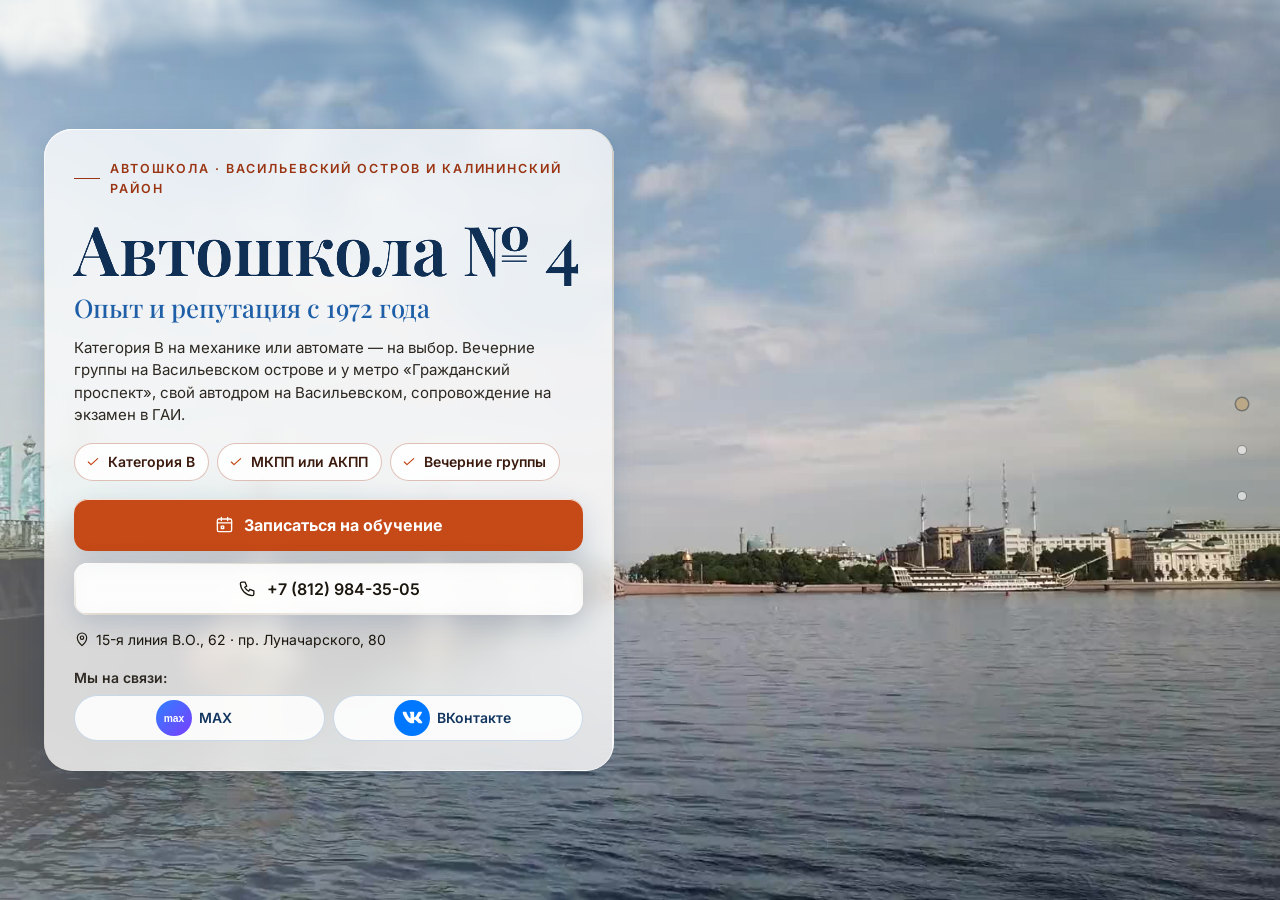
<file: index.html>
<!DOCTYPE html>
<html lang="ru" data-theme="light">
<head>
<meta charset="utf-8">
<meta name="viewport" content="width=device-width, initial-scale=1, viewport-fit=cover">
<title>Автошкола № 4 — Санкт-Петербург, Васильевский остров и Калининский район</title>
<meta name="description" content="Автошкола № 4: категория B на механике или автомате, вечерние группы на Васильевском острове и у м. «Гражданский проспект», свой автодром, опыт с 1972 года. Телефон +7 (812) 984-35-05.">
<meta name="robots" content="noindex, nofollow, noarchive">
<meta name="geo.region" content="RU-SPE">
<meta name="geo.placename" content="Санкт-Петербург">
<meta name="geo.position" content="59.8944504;30.4585142">
<meta name="ICBM" content="59.8944504, 30.4585142">
<meta property="og:type" content="website">
<meta property="og:locale" content="ru_RU">
<meta property="og:site_name" content="Автошкола № 4">
<meta property="og:title" content="Автошкола № 4 — Санкт-Петербург, Васильевский остров и Калининский район">
<meta property="og:description" content="Автошкола № 4: категория B на механике или автомате, вечерние группы на Васильевском острове и у м. «Гражданский проспект», свой автодром, опыт с 1972 года. Телефон +7 (812) 984-35-05.">
<meta name="twitter:card" content="summary_large_image">
<meta name="twitter:title" content="Автошкола № 4 — Санкт-Петербург, Васильевский остров и Калининский район">
<meta name="twitter:description" content="Автошкола № 4: категория B на механике или автомате, вечерние группы на Васильевском острове и у м. «Гражданский проспект», свой автодром, опыт с 1972 года. Телефон +7 (812) 984-35-05.">
<meta name="theme-color" content="#fbf4ef">
<link rel="icon" href="data:image/svg+xml,%3Csvg%20xmlns%3D%22http%3A//www.w3.org/2000/svg%22%20viewBox%3D%220%200%2064%2064%22%3E%3Crect%20width%3D%2264%22%20height%3D%2264%22%20rx%3D%2214%22%20fill%3D%22%231f5fa8%22/%3E%3Ccircle%20cx%3D%2232%22%20cy%3D%2232%22%20r%3D%2217%22%20fill%3D%22none%22%20stroke%3D%22%23fff%22%20stroke-width%3D%225%22/%3E%3Ccircle%20cx%3D%2232%22%20cy%3D%2232%22%20r%3D%225%22%20fill%3D%22%23ffc54d%22/%3E%3C/svg%3E">
<script>document.documentElement.classList.add('js');try{var _i=parseInt(localStorage.getItem('nb_fs2'),10),_f=[1,1.15,1.3,1.5][_i];if(_f)document.documentElement.style.setProperty('--fs',_f)}catch(e){}</script>
<style id="hero-timing">:root{--hero-d:1.2s}</style>
<link rel="preload" as="image" href="img/hero-poster.jpg" fetchpriority="high">
<!-- шрифты лежат внутри сайта: Google Fonts у российской аудитории режется -->
<style>
@font-face{font-family:'Inter';font-style:normal;font-weight:400;font-display:swap;src:url(assets/fonts/inter-400-cyrillic-ext.woff2) format('woff2');unicode-range:U+0460-052F, U+1C80-1C8A, U+20B4, U+2DE0-2DFF, U+A640-A69F, U+FE2E-FE2F}
@font-face{font-family:'Inter';font-style:normal;font-weight:400;font-display:swap;src:url(assets/fonts/inter-400-cyrillic.woff2) format('woff2');unicode-range:U+0301, U+0400-045F, U+0490-0491, U+04B0-04B1, U+2116}
@font-face{font-family:'Inter';font-style:normal;font-weight:400;font-display:swap;src:url(assets/fonts/inter-400-latin-ext.woff2) format('woff2');unicode-range:U+0100-02BA, U+02BD-02C5, U+02C7-02CC, U+02CE-02D7, U+02DD-02FF, U+0304, U+0308, U+0329, U+1D00-1DBF, U+1E00-1E9F, U+1EF2-1EFF, U+2020, U+20A0-20AB, U+20AD-20C0, U+2113, U+2C60-2C7F, U+A720-A7FF}
@font-face{font-family:'Inter';font-style:normal;font-weight:400;font-display:swap;src:url(assets/fonts/inter-400-latin.woff2) format('woff2');unicode-range:U+0000-00FF, U+0131, U+0152-0153, U+02BB-02BC, U+02C6, U+02DA, U+02DC, U+0304, U+0308, U+0329, U+2000-206F, U+20AC, U+2122, U+2191, U+2193, U+2212, U+2215, U+FEFF, U+FFFD}
@font-face{font-family:'Inter';font-style:normal;font-weight:500;font-display:swap;src:url(assets/fonts/inter-500-cyrillic-ext.woff2) format('woff2');unicode-range:U+0460-052F, U+1C80-1C8A, U+20B4, U+2DE0-2DFF, U+A640-A69F, U+FE2E-FE2F}
@font-face{font-family:'Inter';font-style:normal;font-weight:500;font-display:swap;src:url(assets/fonts/inter-500-cyrillic.woff2) format('woff2');unicode-range:U+0301, U+0400-045F, U+0490-0491, U+04B0-04B1, U+2116}
@font-face{font-family:'Inter';font-style:normal;font-weight:500;font-display:swap;src:url(assets/fonts/inter-500-latin-ext.woff2) format('woff2');unicode-range:U+0100-02BA, U+02BD-02C5, U+02C7-02CC, U+02CE-02D7, U+02DD-02FF, U+0304, U+0308, U+0329, U+1D00-1DBF, U+1E00-1E9F, U+1EF2-1EFF, U+2020, U+20A0-20AB, U+20AD-20C0, U+2113, U+2C60-2C7F, U+A720-A7FF}
@font-face{font-family:'Inter';font-style:normal;font-weight:500;font-display:swap;src:url(assets/fonts/inter-500-latin.woff2) format('woff2');unicode-range:U+0000-00FF, U+0131, U+0152-0153, U+02BB-02BC, U+02C6, U+02DA, U+02DC, U+0304, U+0308, U+0329, U+2000-206F, U+20AC, U+2122, U+2191, U+2193, U+2212, U+2215, U+FEFF, U+FFFD}
@font-face{font-family:'Inter';font-style:normal;font-weight:600;font-display:swap;src:url(assets/fonts/inter-600-cyrillic-ext.woff2) format('woff2');unicode-range:U+0460-052F, U+1C80-1C8A, U+20B4, U+2DE0-2DFF, U+A640-A69F, U+FE2E-FE2F}
@font-face{font-family:'Inter';font-style:normal;font-weight:600;font-display:swap;src:url(assets/fonts/inter-600-cyrillic.woff2) format('woff2');unicode-range:U+0301, U+0400-045F, U+0490-0491, U+04B0-04B1, U+2116}
@font-face{font-family:'Inter';font-style:normal;font-weight:600;font-display:swap;src:url(assets/fonts/inter-600-latin-ext.woff2) format('woff2');unicode-range:U+0100-02BA, U+02BD-02C5, U+02C7-02CC, U+02CE-02D7, U+02DD-02FF, U+0304, U+0308, U+0329, U+1D00-1DBF, U+1E00-1E9F, U+1EF2-1EFF, U+2020, U+20A0-20AB, U+20AD-20C0, U+2113, U+2C60-2C7F, U+A720-A7FF}
@font-face{font-family:'Inter';font-style:normal;font-weight:600;font-display:swap;src:url(assets/fonts/inter-600-latin.woff2) format('woff2');unicode-range:U+0000-00FF, U+0131, U+0152-0153, U+02BB-02BC, U+02C6, U+02DA, U+02DC, U+0304, U+0308, U+0329, U+2000-206F, U+20AC, U+2122, U+2191, U+2193, U+2212, U+2215, U+FEFF, U+FFFD}
@font-face{font-family:'Inter';font-style:normal;font-weight:700;font-display:swap;src:url(assets/fonts/inter-700-cyrillic-ext.woff2) format('woff2');unicode-range:U+0460-052F, U+1C80-1C8A, U+20B4, U+2DE0-2DFF, U+A640-A69F, U+FE2E-FE2F}
@font-face{font-family:'Inter';font-style:normal;font-weight:700;font-display:swap;src:url(assets/fonts/inter-700-cyrillic.woff2) format('woff2');unicode-range:U+0301, U+0400-045F, U+0490-0491, U+04B0-04B1, U+2116}
@font-face{font-family:'Inter';font-style:normal;font-weight:700;font-display:swap;src:url(assets/fonts/inter-700-latin-ext.woff2) format('woff2');unicode-range:U+0100-02BA, U+02BD-02C5, U+02C7-02CC, U+02CE-02D7, U+02DD-02FF, U+0304, U+0308, U+0329, U+1D00-1DBF, U+1E00-1E9F, U+1EF2-1EFF, U+2020, U+20A0-20AB, U+20AD-20C0, U+2113, U+2C60-2C7F, U+A720-A7FF}
@font-face{font-family:'Inter';font-style:normal;font-weight:700;font-display:swap;src:url(assets/fonts/inter-700-latin.woff2) format('woff2');unicode-range:U+0000-00FF, U+0131, U+0152-0153, U+02BB-02BC, U+02C6, U+02DA, U+02DC, U+0304, U+0308, U+0329, U+2000-206F, U+20AC, U+2122, U+2191, U+2193, U+2212, U+2215, U+FEFF, U+FFFD}
@font-face{font-family:'Playfair Display';font-style:normal;font-weight:500;font-display:swap;src:url(assets/fonts/playfair-display-500-cyrillic.woff2) format('woff2');unicode-range:U+0301, U+0400-045F, U+0490-0491, U+04B0-04B1, U+2116}
@font-face{font-family:'Playfair Display';font-style:normal;font-weight:500;font-display:swap;src:url(assets/fonts/playfair-display-500-latin-ext.woff2) format('woff2');unicode-range:U+0100-02BA, U+02BD-02C5, U+02C7-02CC, U+02CE-02D7, U+02DD-02FF, U+0304, U+0308, U+0329, U+1D00-1DBF, U+1E00-1E9F, U+1EF2-1EFF, U+2020, U+20A0-20AB, U+20AD-20C0, U+2113, U+2C60-2C7F, U+A720-A7FF}
@font-face{font-family:'Playfair Display';font-style:normal;font-weight:500;font-display:swap;src:url(assets/fonts/playfair-display-500-latin.woff2) format('woff2');unicode-range:U+0000-00FF, U+0131, U+0152-0153, U+02BB-02BC, U+02C6, U+02DA, U+02DC, U+0304, U+0308, U+0329, U+2000-206F, U+20AC, U+2122, U+2191, U+2193, U+2212, U+2215, U+FEFF, U+FFFD}
@font-face{font-family:'Playfair Display';font-style:normal;font-weight:600;font-display:swap;src:url(assets/fonts/playfair-display-600-cyrillic.woff2) format('woff2');unicode-range:U+0301, U+0400-045F, U+0490-0491, U+04B0-04B1, U+2116}
@font-face{font-family:'Playfair Display';font-style:normal;font-weight:600;font-display:swap;src:url(assets/fonts/playfair-display-600-latin-ext.woff2) format('woff2');unicode-range:U+0100-02BA, U+02BD-02C5, U+02C7-02CC, U+02CE-02D7, U+02DD-02FF, U+0304, U+0308, U+0329, U+1D00-1DBF, U+1E00-1E9F, U+1EF2-1EFF, U+2020, U+20A0-20AB, U+20AD-20C0, U+2113, U+2C60-2C7F, U+A720-A7FF}
@font-face{font-family:'Playfair Display';font-style:normal;font-weight:600;font-display:swap;src:url(assets/fonts/playfair-display-600-latin.woff2) format('woff2');unicode-range:U+0000-00FF, U+0131, U+0152-0153, U+02BB-02BC, U+02C6, U+02DA, U+02DC, U+0304, U+0308, U+0329, U+2000-206F, U+20AC, U+2122, U+2191, U+2193, U+2212, U+2215, U+FEFF, U+FFFD}
/* ===== Notary site — generator stylesheet (light warm base, dark theme by toggle) ===== */
:root{
  --p100:#665230; --p90:#97825e; --p80:#bba887; --p70:#c2b9a9; --p50:#dad5ce; --p40:#e0dedb;
  --p30:#eeece9; --p20:#f1f1f0; --p10:#f8f8f8; --n100:#0e0f11; --n90:#3c404b; --n10:#fff;

  --bg:var(--p10); --bg2:var(--p20); --bg3:var(--p30); --card:var(--n10); --text:var(--n100); --muted:var(--n90);
  --line:var(--p50); --line2:var(--p40); --accent:var(--p90); --accent-d:var(--p100); --accent-l:var(--p80); --accent-soft:var(--p30);
  --on-accent:#fff; --shadow:0 1px 10px rgba(51,51,51,.10); --shadow-lg:0 12px 40px rgba(30,24,10,.14);
  --hero-ov1:rgba(14,15,17,.72); --hero-ov2:rgba(14,15,17,.30); --sec-ov:rgba(248,248,248,.72);
  --ok:#2e8b57; --bad:#b4453b;
  /* те же цвета составляющими: rgba() понимают все браузеры, color-mix() — нет */
  --bg-rgb:248,248,248; --card-rgb:255,255,255; --accent-rgb:151,130,94; --ok-rgb:46,139,87;

  --zc:var(--fs); --fs:1; --vwu:calc(1vw / var(--fs)); --vhu:calc(1vh / var(--fs));   /* масштаб текста (А−/А+) и «честные» vw/vh под ним */
  --hdr-h:68px; --bar-h:70px; --vh:calc(100*var(--vhu)); --gap:24px; --radius:14px; --radius-s:10px;
  --font:"Inter",Tahoma,Arial,sans-serif; --serif:"Playfair Display",Georgia,"Times New Roman",serif;
  --ease:cubic-bezier(.65,.05,.36,1); --speed:520ms;
}
html[data-theme="dark"]{
  --bg:#17150f; --bg2:#1d1a13; --bg3:#252117; --card:#221e15; --text:#f1ebdf; --muted:#b9ae98;
  --line:#3a3325; --line2:#2f2a1e; --accent:#c9b17f; --accent-d:#e0cf9f; --accent-l:#8d7b58; --accent-soft:#2a251a;
  --on-accent:#17150f; --shadow:0 1px 12px rgba(0,0,0,.45); --shadow-lg:0 14px 40px rgba(0,0,0,.55);
  --hero-ov1:rgba(10,9,6,.80); --hero-ov2:rgba(10,9,6,.40); --sec-ov:rgba(16,15,12,.76);
  --bg-rgb:23,21,15; --card-rgb:34,30,21; --accent-rgb:201,177,127;
}

*,*::before,*::after{box-sizing:border-box}
/* А−/А+: весь сайт — шапка, плашки, меню, формы, окна — растёт пропорционально, как при увеличении масштаба в браузере */
html{-webkit-text-size-adjust:100%;scroll-behavior:auto;zoom:var(--fs,1)}
html,body{height:100%;margin:0;overflow:hidden;background:var(--bg);color:var(--text);
  font-family:var(--font);font-size:16px;line-height:1.55;-webkit-font-smoothing:antialiased}
body{overscroll-behavior:none;position:relative}
a{color:inherit;text-decoration:none}
img{display:block;max-width:100%}
button{font:inherit;color:inherit;background:none;border:0;padding:0;cursor:pointer}
input,select,textarea{font:inherit;color:inherit}
h1,h2,h3,h4,p{margin:0}
ul{margin:0;padding:0;list-style:none}
svg{display:block}
.ico{width:22px;height:22px;stroke:currentColor;fill:none;stroke-width:1.7;stroke-linecap:round;stroke-linejoin:round;flex:none}
.vh{position:absolute!important;width:1px;height:1px;overflow:hidden;clip:rect(0 0 0 0);white-space:nowrap}

/* ---------- typography helpers ---------- */
.kicker{display:inline-flex;align-items:center;gap:10px;font-size:13px;font-weight:600;letter-spacing:.14em;text-transform:uppercase;color:var(--accent)}
.kicker::before{content:"";width:28px;height:1px;background:var(--accent)}
.h2{font-size:clamp(26px,calc(3.2*var(--vwu,1vw)),40px);font-weight:600;letter-spacing:-.02em;line-height:1.12;margin-top:10px}
.lead{color:var(--muted);font-size:17px;max-width:640px;margin-top:12px}
.sec-head{margin-bottom:28px}
#contacts .sec-head{margin-bottom:18px}

/* ---------- buttons ---------- */
.btn{display:inline-flex;align-items:center;justify-content:center;gap:10px;min-height:48px;padding:0 22px;border-radius:999px;
  font-weight:600;font-size:15px;line-height:1;border:1.5px solid transparent;transition:background .25s,color .25s,border-color .25s,transform .2s,box-shadow .25s;white-space:nowrap}
.btn:active{transform:translateY(1px)}
.btn-primary{background:var(--accent-d);color:var(--on-accent);border-color:var(--accent-d)}
.btn-primary:hover{background:var(--accent);border-color:var(--accent);color:#fff}
html[data-theme="dark"] .btn-primary:hover{color:#17150f}
.btn-ghost{border-color:var(--line);color:var(--text);background:var(--card)}
.btn-ghost:hover{border-color:var(--accent);color:var(--accent-d)}
.btn-light{background:rgba(255,255,255,.14);color:#fff;border-color:rgba(255,255,255,.55);backdrop-filter:blur(6px)}
.btn-light:hover{background:#fff;color:var(--n100)}
.btn-white{background:#fff;color:var(--n100);border-color:#fff}
.btn-white:hover{background:var(--p30);border-color:var(--p30)}
.btn .ico{width:18px;height:18px}
.btn-sm{min-height:44px;padding:0 16px;font-size:14px}

/* ---------- header ---------- */
.hdr{position:fixed;top:0;left:0;right:0;height:var(--hdr-h);z-index:200;display:flex;align-items:center;
  zoom:calc(1 / var(--zc,1)); --vwu:1vw; --vhu:1vh;   /* А−/А+ шапку не трогают: она всегда как при 100 % (страница в zoom, шапка — встречный zoom) */
  background:rgba(var(--bg-rgb),.88);backdrop-filter:blur(12px);-webkit-backdrop-filter:blur(12px);
  border-bottom:1px solid var(--line2);transition:background .3s}
.hdr-in{width:100%;max-width:1280px;margin:0 auto;padding:0 28px;display:flex;align-items:center;gap:24px}
.brand{display:flex;align-items:center;gap:12px;min-width:0;min-height:44px}
.mono-img{object-fit:contain;background:#fff;padding:2px;box-sizing:border-box}
.mono{width:42px;height:42px;border-radius:12px;background:var(--accent-d);color:var(--on-accent);display:grid;place-items:center;
  font-family:var(--serif);font-size:20px;font-weight:600;flex:none;letter-spacing:.02em}
.brand-t{display:flex;flex-direction:column;line-height:1.15;min-width:0}
.brand-n{font-weight:600;font-size:15px;white-space:nowrap;overflow:hidden;text-overflow:ellipsis}
.brand-s{font-size:13px;color:var(--muted);white-space:nowrap;overflow:hidden;text-overflow:ellipsis}
.nav{display:flex;align-items:center;gap:4px;margin-left:auto}
.nav > li{position:relative}
.nav-a{display:inline-flex;align-items:center;gap:6px;min-height:44px;padding:10px 12px;border-radius:8px;font-size:14px;font-weight:500;color:var(--text);opacity:.8;transition:opacity .2s,background .2s}
.nav-a:hover,.nav-a.cur,.nav > li.open > .nav-a{opacity:1;background:var(--bg3)}
.nav-a .chev{width:14px;height:14px;transition:transform .25s}
.nav > li.open > .nav-a .chev{transform:rotate(180deg)}
.hdr-tools{display:flex;align-items:center;gap:6px;margin-left:8px}
.tool{width:44px;height:44px;border-radius:10px;display:grid;place-items:center;color:var(--text);opacity:.8;transition:background .2s,opacity .2s}
.tool:hover{background:var(--bg3);opacity:1}
.tool .ico{width:20px;height:20px}
.tool-lang{width:auto;padding:0 10px;gap:6px;font-size:13px;font-weight:600;letter-spacing:.04em;display:flex;align-items:center}
.lang-wrap{position:relative}
.lang-dd{position:absolute;right:0;top:calc(100% + 8px);background:var(--card);border:1px solid var(--line);border-radius:12px;box-shadow:var(--shadow-lg);
  padding:6px;min-width:190px;display:none;z-index:210}
.lang-wrap.open .lang-dd{display:block}
.lang-dd button,.lang-dd a{display:flex;width:100%;align-items:center;gap:10px;min-height:44px;padding:9px 12px;border-radius:8px;font-size:14px;text-align:left}
.lang-dd button:hover,.lang-dd a:hover{background:var(--bg3)}
.lang-dd button.cur,.lang-dd a.cur{color:var(--accent-d);font-weight:600}
.lang-dd b{font-size:13px;letter-spacing:.08em;width:26px;color:var(--muted)}
.hdr-book{margin-left:4px}
.burger{display:none}
.moon,.sun{display:none}
html[data-theme="dark"] .sun{display:block}
html:not([data-theme="dark"]) .moon{display:block}

/* mega menu */
.mega{position:absolute;left:50%;top:calc(100% + 10px);transform:translateX(-50%);width:min(980px,calc(calc(100*var(--vwu,1vw)) - 40px));
  background:var(--card);border:1px solid var(--line);border-radius:16px;box-shadow:var(--shadow-lg);padding:20px;display:none;z-index:210}
.nav > li.open > .mega{display:block}
.mega-head{display:flex;justify-content:space-between;align-items:baseline;gap:16px;padding:0 6px 14px;border-bottom:1px solid var(--line2);margin-bottom:12px}
.mega-head b{font-size:14px}
.mega-head span{font-size:13px;color:var(--muted)}
.mega-grid{display:grid;grid-template-columns:repeat(2,1fr);gap:4px}
.mega-it{display:flex;gap:12px;align-items:flex-start;padding:10px 12px;border-radius:10px;text-align:left;width:100%;transition:background .2s}
.mega-it:hover{background:var(--bg3)}
.mega-it .cic{width:38px;height:38px;border-radius:10px;background:var(--accent-soft);color:var(--accent-d);display:grid;place-items:center;flex:none}
.mega-it .cic .ico{width:20px;height:20px}
.mega-it b{display:block;font-size:14px;font-weight:600}
.mega-it small{display:block;font-size:13px;color:var(--muted);line-height:1.35;margin-top:2px}
.mega-it em{font-style:normal;font-size:13px;color:var(--accent);margin-top:3px;display:block}

/* mobile menu */
.mmenu{position:fixed;top:calc(var(--hdr-h) / var(--zc,1));left:0;right:0;bottom:var(--bar-h);z-index:190;background:var(--bg);overflow-y:auto;padding:14px 18px 30px;display:none}
.mmenu.open{display:block}
.mmenu a,.mmenu .macc > button{display:flex;align-items:center;justify-content:space-between;width:100%;padding:14px 6px;border-bottom:1px solid var(--line2);font-size:17px;font-weight:500;text-align:left}
.mmenu .macc > button .chev{width:18px;height:18px;transition:transform .25s}
.mmenu .macc.open > button .chev{transform:rotate(180deg)}
.mmenu .macc-list{display:none;padding:4px 0 8px}
.mmenu .macc.open .macc-list{display:block}
.mmenu .macc-list button{display:flex;align-items:center;gap:12px;width:100%;padding:11px 8px;border-radius:10px;text-align:left;font-size:15px}
.mmenu .macc-list button:hover{background:var(--bg3)}
.mmenu .macc-list .cic{width:32px;height:32px;border-radius:8px;background:var(--accent-soft);color:var(--accent-d);display:grid;place-items:center;flex:none}
.mmenu .macc-list .cic .ico{width:17px;height:17px}
.mmenu-foot{display:flex;flex-wrap:wrap;gap:8px;margin-top:18px}
.mmenu-foot .btn{flex:1}

/* ---------- full-page scroller ---------- */
.fp{position:relative;width:100%;height:var(--vh);overflow:hidden}
.fp-track{will-change:transform;transition:transform var(--speed) var(--ease)}
.fp-track.no-anim{transition:none}
.sec{position:relative;height:var(--vh);width:100%;overflow:hidden}
.sec-scroll{height:100%;overflow-y:auto;overflow-x:hidden;display:flex;flex-direction:column;
  padding:calc(var(--hdr-h) / var(--zc,1) + 20px) 28px calc(var(--bar-h) + 96px);-webkit-overflow-scrolling:touch;scrollbar-width:thin;scrollbar-color:var(--line) transparent}
.wrap{margin:auto;width:100%;max-width:1180px}
.sec-alt{background:var(--bg2)}

/* reveal animation */
.rv{opacity:0;transform:translateY(18px);transition:opacity .7s ease,transform .7s ease;transition-delay:calc(var(--i,0) * 90ms)}
.sec.active .rv{opacity:1;transform:none}

/* side dots */
.dots{position:fixed;right:16px;top:50%;transform:translateY(-50%);z-index:150;display:flex;flex-direction:column;gap:2px}
.dots button{position:relative;width:44px;height:44px;display:grid;place-items:center}
.dots button::after{content:"";width:8px;height:8px;border-radius:50%;background:var(--muted);opacity:.45;transition:transform .25s,opacity .25s,background .25s}
.dots button:hover::after{opacity:.9}
.dots button.cur::after{background:var(--accent);opacity:1;transform:scale(1.5)}
.dots button span{position:absolute;right:32px;top:50%;transform:translateY(-50%) translateX(6px);background:var(--n100);color:#fff;font-size:13px;
  padding:5px 10px;border-radius:6px;white-space:nowrap;opacity:0;pointer-events:none;transition:opacity .2s,transform .2s}
.dots button:hover span{opacity:1;transform:translateY(-50%)}
.sec-hero ~ .dots{color:#fff}
body[data-sec="0"] .dots button::after{background:#fff}
body[data-sec="0"] .dots button.cur::after{background:var(--p80)}

.sec:not(.sec-hero) .sec-scroll{position:relative;z-index:1}

.status{display:inline-flex;align-items:center;gap:8px;padding:8px 14px 8px 10px;border-radius:999px;background:rgba(255,255,255,.12);border:1px solid rgba(255,255,255,.28);font-size:13px;backdrop-filter:blur(6px)}
.status i{width:9px;height:9px;border-radius:50%;background:#7bd389;box-shadow:0 0 0 3px rgba(123,211,137,.28)}
.status.closed i{background:#f08a7e;box-shadow:0 0 0 3px rgba(240,138,126,.28)}
.status.soon i{background:#f0c674;box-shadow:0 0 0 3px rgba(240,198,116,.28)}
.status span{opacity:.85}
.addr-link{display:inline-flex;align-items:center;gap:6px;border-bottom:1px solid currentColor;padding:13px 0 14px;margin:-13px 0 -14px;transition:color .2s}
.addr-link:hover{color:var(--accent)}
.addr-link .ico{width:16px;height:16px}

/* ---------- services ---------- */
.svc-grid{display:grid;grid-template-columns:repeat(5,1fr);gap:14px}
.svc{display:flex;flex-direction:column;align-items:flex-start;gap:10px;padding:18px 16px 16px;border-radius:var(--radius);background:var(--card);border:1px solid var(--line2);
  text-align:left;min-height:170px;transition:transform .25s,box-shadow .25s,border-color .25s;position:relative}
.svc:hover{transform:translateY(-3px);box-shadow:var(--shadow-lg);border-color:var(--accent-l)}
.svc .cic{width:44px;height:44px;border-radius:12px;background:var(--accent-soft);color:var(--accent-d);display:grid;place-items:center}
.svc b{font-size:15px;font-weight:600;line-height:1.3}
.svc small{font-size:13px;color:var(--muted);line-height:1.35}
.svc em{font-style:normal;font-size:13px;color:var(--accent);margin-top:auto;padding-top:6px;display:inline-flex;align-items:center;gap:4px}
.svc em .ico{width:12px;height:12px}

/* ---------- about ---------- */
.about{display:grid;grid-template-columns:1.15fr .85fr;gap:48px;align-items:start}
.about-txt p{color:var(--muted);margin-top:14px;font-size:16px}
.about-txt p:first-of-type{color:var(--text)}
.quote{margin-top:22px;padding:16px 20px;border-left:3px solid var(--accent);background:var(--card);border-radius:0 12px 12px 0;font-family:var(--serif);font-size:18px;line-height:1.45;color:var(--text)}
.creds{display:grid;gap:10px}
.cred{display:flex;gap:14px;align-items:center;padding:14px 16px;border-radius:12px;background:var(--card);border:1px solid var(--line2)}
.cred .cic{width:40px;height:40px;border-radius:10px;background:var(--accent-soft);color:var(--accent-d);display:grid;place-items:center;flex:none}
.cred .cic .ico{width:20px;height:20px}
.cred small{display:block;font-size:13px;color:var(--muted);text-transform:uppercase;letter-spacing:.06em}
.cred b{display:block;font-size:15px;font-weight:600;line-height:1.3}
.chips{display:flex;flex-wrap:wrap;gap:8px;margin-top:16px}
.chips li{padding:8px 14px;border-radius:999px;border:1px solid var(--accent-l);color:var(--accent-d);font-size:13.5px;font-weight:500;background:var(--card)}
.strong-lbl{margin-top:22px;font-size:13px;text-transform:uppercase;letter-spacing:.1em;color:var(--muted)}

/* ---------- how ---------- */
.steps{display:grid;grid-template-columns:repeat(5,1fr);gap:16px;position:relative;margin-top:14px}
.steps::before{content:"";position:absolute;left:8%;right:8%;top:30px;height:1px;background:var(--line)}
.step{position:relative;padding:0 8px}
.step-n{width:60px;height:60px;border-radius:50%;background:var(--card);border:1.5px solid var(--accent-l);color:var(--accent-d);display:grid;place-items:center;
  font-family:var(--serif);font-size:24px;font-weight:600;position:relative;z-index:1;transition:background .4s,color .4s}
.sec.active .step-n{animation:pop .6s var(--ease) both;animation-delay:calc(var(--i) * 140ms + 150ms)}
@keyframes pop{0%{transform:scale(.6);opacity:0}60%{transform:scale(1.08);opacity:1}100%{transform:scale(1)}}
.step b{display:block;margin-top:16px;font-size:17px;font-weight:600}
.step p{color:var(--muted);font-size:14.5px;margin-top:6px}

/* ---------- reviews ---------- */
.reviews{display:grid;grid-template-columns:300px 1fr;gap:28px;align-items:start}
.rsum{background:var(--card);border:1px solid var(--line2);border-radius:var(--radius);padding:26px 24px;text-align:center}
.rsum .big{font-family:var(--serif);font-size:64px;line-height:1;font-weight:500;color:var(--accent-d)}
.stars{display:inline-flex;gap:3px;--fill:100%}
.stars svg{width:20px;height:20px}
.stars .st{fill:var(--line);stroke:none}
.stars .st.on{fill:#e7b73b}
.stars .st.half{fill:url(#halfgrad)}
.rsum .stars{margin-top:8px}
.rsum p{color:var(--muted);font-size:13.5px;margin-top:10px;line-height:1.4}
.rsum .btn{margin-top:16px;width:100%}
.rsum .gis{display:block;margin:10px 0 -14px;padding:14px 0;font-size:13px;color:var(--accent-d);text-decoration:underline;text-underline-offset:3px}
.rgrid{display:grid;grid-template-columns:repeat(2,1fr);gap:14px}
.rev{background:var(--card);border:1px solid var(--line2);border-radius:var(--radius);padding:20px;display:flex;flex-direction:column;gap:10px}
.rev .stars svg{width:15px;height:15px}
.rev p{font-size:14.5px;line-height:1.5;flex:1}
.rev p::before{content:"“";font-family:var(--serif);color:var(--accent);font-size:22px;line-height:0;margin-right:4px;vertical-align:-6px}
.rev-meta{display:flex;flex-wrap:wrap;justify-content:space-between;gap:4px 10px;align-items:baseline;font-size:13px;color:var(--muted)}
.rev-meta b{color:var(--text);font-weight:600}
.rev-src{display:inline-flex;align-items:center;gap:5px;white-space:nowrap;margin-left:auto}
.rev-src i{width:6px;height:6px;border-radius:50%;background:var(--accent)}
.rev-sample{color:var(--muted);font-style:italic;opacity:.85}
.rev-real{color:var(--accent-d);font-weight:600}
.rev-real i{background:var(--ok)}
.rev-is-real{border-color:var(--accent-l)}
.demo-note{margin-top:14px;max-width:760px;font-size:13.5px;line-height:1.45;color:var(--muted);background:var(--accent-soft);
  border-left:3px solid var(--accent);border-radius:0 8px 8px 0;padding:8px 12px}
.rnote{margin-top:14px;font-size:13px;color:var(--muted)}

/* ---------- faq ---------- */
.faq{display:grid;grid-template-columns:1fr 1fr;gap:0 32px;align-items:start}
.faq-col{display:flex;flex-direction:column}
.fq{border-bottom:1px solid var(--line)}
.fq > button{display:flex;width:100%;align-items:center;justify-content:space-between;gap:16px;min-height:44px;padding:16px 4px;text-align:left;font-weight:600;font-size:15.5px;line-height:1.35}
.fq > button .pl{width:26px;height:26px;border-radius:50%;border:1px solid var(--line);display:grid;place-items:center;flex:none;color:var(--accent-d);transition:transform .3s,background .3s}
.fq > button .pl .ico{width:14px;height:14px}
.fq.open > button .pl{transform:rotate(45deg);background:var(--accent-soft)}
.fq-a{display:grid;grid-template-rows:0fr;transition:grid-template-rows .35s var(--ease)}
.fq.open .fq-a{grid-template-rows:1fr}
.fq-a > div{overflow:hidden}
.fq-a p{color:var(--muted);font-size:14.5px;padding:0 4px 16px;line-height:1.55}
.fq-a .faq-note{font-size:13px;color:var(--accent-d);padding-bottom:6px}
.fq-a .faq-note:empty{display:none}

/* ---------- contacts ---------- */
.contacts{display:grid;grid-template-columns:1fr 1.05fr 1fr;gap:18px;align-items:stretch}
.contacts .cbox{padding:16px 18px}
.cbox{background:var(--card);border:1px solid var(--line2);border-radius:var(--radius);padding:20px}
.cl{display:grid;gap:12px}
.cl li{display:flex;gap:12px;align-items:flex-start}
.cl .cic{width:36px;height:36px;border-radius:10px;background:var(--accent-soft);color:var(--accent-d);display:grid;place-items:center;flex:none}
.cl .cic .ico{width:18px;height:18px}
.cl small{display:block;font-size:13px;color:var(--muted);text-transform:uppercase;letter-spacing:.06em}
.cl b{display:block;font-weight:500;font-size:15px;line-height:1.4}
.cl a.tel,.cl a.mail{display:block;padding:14px 0;margin:-14px 0}
.cl a.tel:hover,.cl a.mail:hover{color:var(--accent-d)}
.hours-link{display:inline-block;font-size:13px;color:var(--accent-d);text-decoration:underline;text-underline-offset:3px;padding:14px 0;margin:-14px 0}
.cl .msgs{display:flex;gap:8px;margin-top:4px;flex-wrap:wrap}
.cl .msgs a{display:inline-flex;align-items:center;gap:6px;padding:6px 10px;border-radius:8px;border:1px solid var(--line);font-size:13px;min-height:44px}
.cl .msgs a .ico{width:16px;height:16px}
.mapbox{display:flex;flex-direction:column;gap:12px;padding:12px}
.map{flex:1;min-height:280px;border-radius:10px;overflow:hidden;border:1px solid var(--line);background:var(--bg3);position:relative}
.map iframe{width:100%;height:100%;border:0;position:absolute;inset:0}
.map-actions{display:flex;gap:8px;flex-wrap:wrap}
.map-actions .btn{flex:1;min-height:44px;font-size:14px;padding:0 12px}

/* form */
.form h3{font-size:19px;font-weight:600}
.form .fdesc{color:var(--muted);font-size:13.5px;margin-top:6px}
.fg{display:grid;gap:8px;margin-top:12px}
.f2{display:grid;grid-template-columns:1fr 1fr;gap:10px}
.fld{display:flex;flex-direction:column;gap:4px}
.fld label{font-size:13px;color:var(--muted);font-weight:500}
.fld input,.fld select,.fld textarea{width:100%;background:var(--bg);border:1px solid var(--line);border-radius:10px;padding:8px 12px;font-size:14px;transition:border-color .2s,box-shadow .2s;min-height:44px}
.fld textarea{min-height:48px;resize:vertical}
.fld input:focus,.fld select:focus,.fld textarea:focus{outline:0;border-color:var(--accent);box-shadow:0 0 0 3px rgba(var(--accent-rgb),.22)}
.fld.err input,.fld.err select{border-color:var(--bad)}
.ferr{font-size:13px;color:var(--bad);display:none}
.fld.err .ferr{display:block}
.fnote{font-size:13px;color:var(--muted);margin-top:8px;line-height:1.4}
.fok{display:none;margin-top:10px;padding:10px 12px;border-radius:10px;background:rgba(var(--ok-rgb),.12);color:var(--ok);font-size:13.5px}
.fok.show{display:block}

.foot{margin-top:18px;padding-top:12px;padding-left:250px;flex-wrap:nowrap;align-items:flex-start;border-top:1px solid var(--line2);display:flex;justify-content:space-between;gap:16px;flex-wrap:wrap;font-size:13px;color:var(--muted)}
.foot p{max-width:none}
.foot .fl{white-space:nowrap;flex:none}
.foot .fl a{margin-left:14px;padding:14px 0;margin-top:-14px;margin-bottom:-14px;display:inline-block;min-width:44px;text-align:center;text-decoration:underline;text-underline-offset:3px}

/* ---------- bottom bar ---------- */
.bar{position:fixed;inset:auto 0 0;z-index:300;background:var(--card);box-shadow:0 -1px 10px rgba(51,51,51,.1);border-top:1px solid var(--line2);
  padding:6px 0;padding-bottom:calc(6px + env(safe-area-inset-bottom,0px))}
.bar-in{display:flex;justify-content:space-around;align-items:center;max-width:1080px;margin:0 auto}
.bi{display:flex;flex-direction:column;align-items:center;gap:5px;padding:8px 24px;border-radius:10px;font-size:13.5px;line-height:1;color:var(--text);opacity:.65;
  transition:opacity .3s,background .3s,color .3s;flex:1;max-width:190px;min-width:0}
.bi span{white-space:nowrap;max-width:100%;overflow:hidden;text-overflow:ellipsis}
.bi .ico{width:24px;height:24px}
.bi:hover{opacity:1;background:var(--bg3)}
.bi.cur{opacity:1;color:var(--accent-d)}


/* ---------- modals ---------- */
.modal{position:fixed;inset:0;z-index:400;background:rgba(14,15,17,.62);display:none;align-items:center;justify-content:center;padding:20px}
.modal.open{display:flex}
.mbox{background:var(--card);color:var(--text);border-radius:18px;width:100%;max-width:560px;max-height:min(calc(86*var(--vhu,1vh)),860px);overflow:auto;padding:26px 26px 22px;position:relative;box-shadow:var(--shadow-lg);
  animation:mup .3s var(--ease)}
@keyframes mup{from{opacity:0;transform:translateY(16px) scale(.98)}to{opacity:1;transform:none}}
.mbox-lg{max-width:760px}
.mclose{position:absolute;top:12px;right:12px;width:44px;height:44px;border-radius:50%;display:grid;place-items:center;color:var(--muted)}
.mclose:hover{background:var(--bg3);color:var(--text)}
.mbox h3{font-size:22px;font-weight:600;padding-right:36px}
.mbox .msub{color:var(--muted);font-size:14px;margin-top:4px}
.hours-t{width:100%;border-collapse:collapse;margin-top:16px;font-size:15px}
.hours-t td{padding:9px 6px;border-bottom:1px solid var(--line2)}
.hours-t td:last-child{text-align:right;font-weight:500;white-space:nowrap}
.hours-t tr.today td{color:var(--accent-d);font-weight:600}
.hours-t tr.today td:first-child::after{content:" · " attr(data-today);font-weight:400;font-size:13px;color:var(--muted)}
.hours-t tr.off td:last-child{color:var(--muted);font-weight:400}
.mnote{margin-top:14px;padding:12px 14px;border-radius:10px;background:var(--bg2);font-size:13.5px;color:var(--muted)}
.mnote b{display:block;color:var(--text);margin-bottom:3px;font-size:13px}
.mcontacts{display:flex;flex-wrap:wrap;gap:8px;margin-top:14px}
.mcontacts a{display:inline-flex;align-items:center;gap:7px;min-height:44px;padding:9px 13px;border-radius:10px;border:1px solid var(--line);font-size:13.5px}
.mcontacts a .ico{width:16px;height:16px}
.mcontacts a:hover{border-color:var(--accent)}
/* способы записи: позвонить, написать на почту, заказать обратный звонок */
.bk-opts{display:grid;gap:10px;margin-top:14px}
.bk-opt{display:flex;align-items:center;gap:14px;min-height:60px;padding:10px 16px;border-radius:14px;border:1px solid var(--line);background:var(--bg3);color:var(--text);font-size:16px;font-weight:600;text-align:left;text-decoration:none;transition:border-color .2s,background .2s}
.bk-opt:hover{border-color:var(--accent);background:var(--accent-soft)}
.bk-opt .ico{width:24px;height:24px;color:var(--accent-d);flex:none}
.bk-opt small{display:block;font-weight:400;font-size:13px;color:var(--muted);margin-top:1px}
.mbox-book{max-width:440px}
/* оплата значками, подпись у общего телефона */
.pay-pills{display:flex;flex-wrap:wrap;gap:6px;margin-top:5px}
.pay-pill{display:inline-flex;align-items:center;gap:6px;padding:4px 11px 4px 9px;border-radius:999px;border:1px solid var(--line);background:var(--bg3);font-size:13px;font-weight:600;line-height:1.3;white-space:nowrap}
.pay-pill .ico{width:15px;height:15px;color:var(--accent-d)}
.pay-pill.pay-logo{background:#fff;border-color:rgba(0,0,0,.12);padding:3px 11px;min-height:28px}
.pay-pill.pay-logo img{display:block;height:17px;width:auto}
.pay-pill.pay-logo img[src$="sbp.svg"]{height:20px}

.brand-t{display:flex;flex-direction:column;justify-content:center;gap:2px;line-height:1.1;min-width:0}
.brand-s{display:block;font-size:10.5px;font-weight:600;letter-spacing:.16em;text-transform:uppercase;color:var(--muted);white-space:nowrap;overflow:visible;text-overflow:clip}
.brand-n{font-size:16px;font-weight:600;white-space:nowrap;overflow:visible;text-overflow:clip}
.nav-a{white-space:nowrap}
#navServices{position:static}
.mega{max-height:calc(calc(100*var(--vhu,1vh)) - var(--hdr-h) - 24px);overflow-y:auto;top:calc(100% + 6px);width:min(980px,calc(calc(100*var(--vwu,1vw)) - 32px))}
@media screen and (max-width:760px){.mega-grid{grid-template-columns:1fr}}
@media screen and (max-width:479px){.brand-t{display:flex}.brand-s{font-size:9px;letter-spacing:.14em}.brand-n{font-size:12.5px;white-space:normal;line-height:1.12}}
.bk-inline{grid-template-columns:repeat(3,1fr);gap:8px}
.bk-inline .bk-opt{flex-direction:column;justify-content:center;gap:5px;min-height:76px;padding:9px 6px;font-size:13.5px;text-align:center;line-height:1.2}
.bk-inline .bk-opt .ico{width:22px;height:22px}
.bk-inline .bk-opt small{display:none}
/* services modal */
.svc-list{margin-top:16px;display:grid;grid-template-columns:1fr 1fr;gap:6px}
.svc-list button{display:flex;gap:10px;align-items:center;width:100%;min-height:44px;text-align:left;padding:10px 12px;border-radius:10px;font-size:14px;line-height:1.35;border:1px solid var(--line2);background:var(--bg)}
.svc-list button:hover{border-color:var(--accent);background:var(--accent-soft)}
.svc-list button .ico{width:16px;height:16px;color:var(--accent);margin-top:2px}
.mhint{font-size:13px;color:var(--muted);margin-top:12px}
.mhead{display:flex;gap:14px;align-items:center;padding-right:36px}
.mhead .cic{width:48px;height:48px;border-radius:12px;background:var(--accent-soft);color:var(--accent-d);display:grid;place-items:center;flex:none}

/* ---------- responsive ---------- */
@media (max-width:1200px){
  .svc-grid{grid-template-columns:repeat(5,1fr)}
  .svc{min-height:160px;padding:14px}
  .svc small{display:none}
}
@media screen and (max-width:991px){
  :root{--hdr-h:62px}
  .nav,.hdr-book{display:none}
  .burger{display:grid}
  .hdr-in{padding:0 18px;gap:12px}
}
@media (max-width:991px){
  :root{--bar-h:64px}
  .sec-scroll{padding:calc(var(--hdr-h) / var(--zc,1) + 16px) 22px calc(var(--bar-h) + 96px)}
  .dots{right:8px;gap:8px}
  .dots button span{display:none}
  .svc-grid{grid-template-columns:repeat(3,1fr);gap:10px}
  .svc{min-height:0}
  .about{grid-template-columns:1fr;gap:22px}
  .steps{grid-template-columns:repeat(5,1fr);gap:10px}
  .step-n{width:48px;height:48px;font-size:20px}
  .step b{font-size:15px}.step p{font-size:13px}
  .reviews{grid-template-columns:1fr;gap:16px}
  .rsum{display:flex;align-items:center;gap:18px;text-align:left;padding:16px 18px}
  .rsum .big{font-size:44px}.rsum .stars{margin:0}.rsum p{margin:0;flex:1}.rsum .btn{margin:0;width:auto}.rsum .gis{display:none}
  .faq{grid-template-columns:1fr;gap:0}
  .contacts{grid-template-columns:1fr 1fr}
  .foot{padding-left:0}
  .contacts .form{grid-column:1 / -1}
  .map{min-height:240px}
  .bi{padding:10px 12px;font-size:13px}
}
@media (max-width:767px){
  :root{--bar-h:62px}
  .h2{font-size:26px}
  .lead{font-size:15px}
  .sec-head{margin-bottom:18px}
  .sec-scroll{padding-left:16px;padding-right:16px}
  .svc-grid{grid-template-columns:repeat(2,1fr);gap:10px}
  .svc{padding:12px;gap:8px}
  .svc .cic{width:36px;height:36px}
  .svc b{font-size:13.5px}
  .svc em{display:none}
  .steps{grid-template-columns:1fr;gap:12px}
  .steps::before{left:24px;right:auto;top:10px;bottom:10px;height:auto;width:1px}
  .step{display:grid;grid-template-columns:48px 1fr;gap:14px;align-items:start;padding:0}
  .step-n{grid-row:1 / span 2}
  .step b{margin-top:10px;grid-column:2}
  .step p{grid-column:2;margin-top:2px}
  .rgrid{display:flex;overflow-x:auto;gap:12px;scroll-snap-type:x mandatory;padding-bottom:8px;margin:0 -16px;padding-left:16px;padding-right:16px;scrollbar-width:none}
  .rgrid::-webkit-scrollbar{display:none}
  .rev{flex:0 0 82%;scroll-snap-align:start}
  .rsum{flex-wrap:wrap;gap:12px}
  .rsum p{flex-basis:100%}
  .contacts{grid-template-columns:1fr;gap:14px}
  .contacts .form{grid-column:auto}
  .cbox{padding:16px}
  .map{min-height:220px}
  .f2{grid-template-columns:1fr}
  .foot{flex-direction:column;gap:8px;padding-left:0}
  .bi{padding:8px 4px;font-size:13px;gap:4px}
  .bi .ico{width:22px;height:22px}
  .sec-scroll{padding-bottom:calc(var(--bar-h) + 66px)}
  .mmenu{padding-bottom:80px}
  .demo-note{font-size:13px;padding:7px 10px}
  .mbox{padding:22px 18px 18px;border-radius:16px}
  .svc-list{grid-template-columns:1fr}
  .dots{right:6px;gap:0}
  .dots button{width:44px;height:44px}
  .dots button::after{width:6px;height:6px}
}
@media screen and (max-width:479px){
  :root{--hdr-h:58px}
  .mono{width:36px;height:36px;font-size:17px;border-radius:10px}
  .brand-n{font-size:14px}
  /* тапы в шапке доведены до 44px (см. .tool ниже) — на самой узкой ширине
     текстовому названию рядом с логотипом уже не хватает места без обрезки,
     поэтому в шапке оставляем только логотип-ссылку */
  .tool{width:44px;height:44px}
  .tool-lang{padding:0 8px;width:auto}
  .tool-lang .ico{display:none}
}
@media (max-width:479px){
  :root{--bar-h:60px}
  .svc{padding:11px 10px}
  .svc b{font-size:13px}
  .bi{padding:6px 2px;font-size:13px;gap:4px;width:100%;max-width:none;letter-spacing:-.01em}
  .bi .ico{width:20px;height:20px}
  .bar{padding:5px 0}
  .cl b{font-size:14px}
}
@media (max-height:640px) and (min-width:768px){
  .svc{min-height:0}
}
@media (prefers-reduced-motion:reduce){
  .fp-track{transition-duration:0s}
  .rv{transition:none;opacity:1;transform:none}
}


/* пометка «демонстрационный проект» в подвале */
.foot-demo{margin-top:.5em;font-size:13px;line-height:1.45;opacity:.62}
.foot-demo a{padding:14px 0;margin:-14px 0;display:inline-block;min-width:44px;text-decoration:underline}

/* --- материалы конторы (перенесённый контент клиента) --- */
.info-links{display:flex;flex-wrap:wrap;gap:10px;justify-content:center;margin-top:26px}
.info-links .ilink{display:inline-flex;align-items:center;gap:8px;min-height:44px;padding:9px 16px;border-radius:999px;border:1px solid var(--line);background:var(--card);color:var(--text);font:inherit;font-size:14px;cursor:pointer;transition:background .2s,border-color .2s}
.info-links .ilink:hover{border-color:var(--accent-d);background:var(--bg-alt)}
.info-tabs{display:flex;flex-wrap:wrap;gap:8px;margin:14px 0 4px}
.info-tabs button{min-height:44px;padding:7px 13px;border-radius:999px;border:1px solid var(--line);background:transparent;color:var(--text);font:inherit;font-size:13px;cursor:pointer}
.info-tabs button[aria-selected="true"]{background:var(--accent-d);border-color:var(--accent-d);color:#fff}
.info-body{max-height:min(calc(56*var(--vhu,1vh)),520px);overflow:auto;margin-top:10px;padding-right:4px}
.info-note{font-size:13px;opacity:.7;margin:6px 0 10px}
.info-i{border-bottom:1px solid var(--line)}
.info-i > button{width:100%;display:flex;justify-content:space-between;align-items:center;gap:12px;padding:13px 2px;background:none;border:0;color:inherit;font:inherit;font-weight:600;text-align:left;cursor:pointer}
.info-i > button .pl{width:26px;height:26px;border-radius:50%;border:1px solid var(--line);display:grid;place-items:center;flex:none;color:var(--accent-d);transition:transform .3s,background .3s}
.info-i > button .pl .ico{width:14px;height:14px}
.info-i.open > button .pl{transform:rotate(45deg);background:var(--accent-soft)}
.info-i > div{display:none;padding:0 2px 14px;font-size:15px;line-height:1.62}
.info-i.open > div{display:block}
.info-i p{margin:0 0 10px}
.info-i h4{margin:14px 0 6px;font-size:15px}
.info-i ul{margin:0 0 10px;padding-left:20px}
.info-i li{margin:0 0 5px}
.info-i table{width:100%;border-collapse:collapse;margin:0 0 12px;font-size:14px}
.info-i th,.info-i td{border:1px solid var(--line);padding:7px 9px;text-align:left;vertical-align:top}
.info-f{display:inline-flex;align-items:center;gap:7px;margin:0 8px 8px 0;min-height:44px;padding:7px 12px;border:1px solid var(--line);border-radius:8px;font-size:13px;text-decoration:none;color:var(--accent-d)}
.info-src{display:block;font-size:13px;opacity:.55;margin-top:8px}

/* мобильный: экран должен помещаться целиком, без прокрутки внутри секции —
   поэтому убираем самое объёмное (встроенная карта заменяется кнопкой) и поджимаем формы */
@media (max-width:760px){
  .mapbox .map{display:none}
  .mapbox{padding:0;background:none;border:0}
  /* карточка со списком контактов на телефоне не нужна: адрес, телефон, часы —
     в нижней плашке; прячем её целиком, иначе остаётся пустая рамка */
  #contacts .cbox-info{display:none}
  .foot{padding-left:0;font-size:13px;gap:8px}
  .foot .fl{white-space:normal;flex:1 1 auto}
  .foot .fl a{margin:-14px 12px -14px 0;padding:14px 0;display:inline-block}
  .form .fld{margin-bottom:8px}
  .reviews .rev:nth-child(n+4){display:none}
  .creds .cred:nth-child(n+4){display:none}
  /* второстепенное на телефоне убираем: метро и оплата есть в модалке часов,
     язык и удобное время можно написать в комментарии */
  .cl li.li-metro,.cl li.li-payment{display:none}
  .fld-lang,.fld-time{display:none}
  .foot [data-i18n="foot_disclaimer"]{display:none}
  .foot{padding-top:10px;font-size:13px}
  #about .sec-head .lead,#contacts .sec-head .lead,.form .fnote{display:none}
  /* на телефоне адрес, часы и телефоны всегда под рукой в нижней плашке,
     поэтому на экране контактов оставляем форму и кнопки карты */
  #about .quote,#about .about-txt p:nth-of-type(3){display:none}
  .creds .cred:nth-child(n+3){display:none}
}

/* ---------- размер текста и режим для слабовидящих ---------- */
.tool-a span{font-weight:700;font-size:13px;line-height:1;letter-spacing:.01em}
#hcBtn[aria-pressed="true"]{border-color:var(--accent-d);color:var(--accent-d)}

html[data-hc="1"]{
  --bg:#000; --bg2:#000; --bg3:#000; --card:#000; --text:#fff; --muted:#fff;
  --line:#fff; --line2:#fff; --accent:#ffe14d; --accent-d:#ffe14d; --accent-l:#ffe14d;
  --accent-soft:#000; --on-accent:#000; --shadow:none; --shadow-lg:none;
  --hero-ov1:rgba(0,0,0,.9); --hero-ov2:rgba(0,0,0,.85); --sec-ov:rgba(0,0,0,.92);
  --bg-rgb:0,0,0; --card-rgb:0,0,0; --accent-rgb:255,225,77;
}
html[data-hc="1"] body{background:#000;color:#fff}
html[data-hc="1"] .sec-bg,html[data-hc="1"] .hero-bg,html[data-hc="1"] .sec-photo{display:none!important}
html[data-hc="1"] *{text-shadow:none!important;box-shadow:none!important;backdrop-filter:none!important}
html[data-hc="1"] .card,html[data-hc="1"] .tool,html[data-hc="1"] .btn,
html[data-hc="1"] .chip,html[data-hc="1"] .tag{border:2px solid #fff!important;background:#000!important;color:#fff!important}
html[data-hc="1"] .btn-primary{background:#ffe14d!important;color:#000!important;border-color:#ffe14d!important}
html[data-hc="1"] .btn-primary *{color:#000!important}
html[data-hc="1"] .sec-scroll :where(p,li,span,small,b,strong,h1,h2,h3,h4,td,th,div){color:#fff!important;opacity:1!important}
html[data-hc="1"] a:not(.btn):not(.nav-a){text-decoration:underline;color:#ffe14d!important}
html[data-hc="1"] :focus-visible{outline:3px solid #ffe14d;outline-offset:2px}

/* палец должен попадать и по ширине, не только по высоте — правило в самом
   конце файла, чтобы точно не быть перебитым медиа-запросами/темой выше */
.tool,.tool-lang,.brand{min-width:44px}

</style>
<link rel="stylesheet" href="css/etalon.css?v=20261112f">
<link rel="stylesheet" href="css/title-b.css?v=20261112f">
<link rel="stylesheet" href="css/nevo.css?v=20261112f">
<link rel="stylesheet" href="css/auto4.css?v=4">
<script type="application/ld+json">{"@context": "https://schema.org", "@type": "DrivingSchool", "name": "Автошкола № 4", "alternateName": "Образовательное учреждение Автошкола № 4", "foundingDate": "1972", "telephone": ["+7 (812) 984-35-05", "+7 (812) 323-52-15", "+7 (921) 888-65-33"], "email": "auto4@mail.ru", "sameAs": ["https://vk.com/auto4"], "address": {"@type": "PostalAddress", "streetAddress": "15-я линия В.О., д. 62", "addressLocality": "Санкт-Петербург", "addressCountry": "RU"}, "geo": {"@type": "GeoCoordinates", "latitude": 59.9431023, "longitude": 30.2645562}, "openingHoursSpecification": [{"@type": "OpeningHoursSpecification", "dayOfWeek": ["Monday", "Tuesday", "Wednesday", "Thursday"], "opens": "10:00", "closes": "19:00"}, {"@type": "OpeningHoursSpecification", "dayOfWeek": "Friday", "opens": "10:00", "closes": "18:00"}], "department": [{"@type": "DrivingSchool", "name": "Автошкола № 4 — Калининский район", "telephone": "+7 (921) 888-65-33", "address": {"@type": "PostalAddress", "streetAddress": "пр. Луначарского, д. 80, к. 1, лит. Б", "addressLocality": "Санкт-Петербург", "addressCountry": "RU"}, "geo": {"@type": "GeoCoordinates", "latitude": 60.035562, "longitude": 30.3745174}, "openingHoursSpecification": [{"@type": "OpeningHoursSpecification", "dayOfWeek": ["Tuesday", "Thursday"], "opens": "11:00", "closes": "19:00"}, {"@type": "OpeningHoursSpecification", "dayOfWeek": ["Wednesday", "Friday"], "opens": "11:00", "closes": "16:30"}]}], "hasOfferCatalog": {"@type": "OfferCatalog", "name": "Обучение вождению", "itemListElement": [{"@type": "Offer", "itemOffered": {"@type": "Course", "name": "Категория B, полный курс — Васильевский остров"}, "price": "77900", "priceCurrency": "RUB"}, {"@type": "Offer", "itemOffered": {"@type": "Course", "name": "Категория B, полный курс — Калининский район"}, "price": "68900", "priceCurrency": "RUB"}]}}</script>
</head>
<body data-sec="0">
<svg xmlns="http://www.w3.org/2000/svg" style="display:none" aria-hidden="true">
<!-- Font Awesome Free 5.13.0 by @fontawesome - https://fontawesome.com License - https://fontawesome.com/license/free (Icons: CC BY 4.0) --><symbol id="fa-wa" viewBox="0 0 448 512"><path fill="currentColor" stroke="none" d="M380.9 97.1C339 55.1 283.2 32 223.9 32c-122.4 0-222 99.6-222 222 0 39.1 10.2 77.3 29.6 111L0 480l117.7-30.9c32.4 17.7 68.9 27 106.1 27h.1c122.3 0 224.1-99.6 224.1-222 0-59.3-25.2-115-67.1-157zm-157 341.6c-33.2 0-65.7-8.9-94-25.7l-6.7-4-69.8 18.3L72 359.2l-4.4-7c-18.5-29.4-28.2-63.3-28.2-98.2 0-101.7 82.8-184.5 184.6-184.5 49.3 0 95.6 19.2 130.4 54.1 34.8 34.9 56.2 81.2 56.1 130.5 0 101.8-84.9 184.6-186.6 184.6zm101.2-138.2c-5.5-2.8-32.8-16.2-37.9-18-5.1-1.9-8.8-2.8-12.5 2.8-3.7 5.6-14.3 18-17.6 21.8-3.2 3.7-6.5 4.2-12 1.4-32.6-16.3-54-29.1-75.5-66-5.7-9.8 5.7-9.1 16.3-30.3 1.8-3.7.9-6.9-.5-9.7-1.4-2.8-12.5-30.1-17.1-41.2-4.5-10.8-9.1-9.3-12.5-9.5-3.2-.2-6.9-.2-10.6-.2-3.7 0-9.7 1.4-14.8 6.9-5.1 5.6-19.4 19-19.4 46.3 0 27.3 19.9 53.7 22.6 57.4 2.8 3.7 39.1 59.7 94.8 83.8 35.2 15.2 49 16.5 66.6 13.9 10.7-1.6 32.8-13.4 37.4-26.4 4.6-13 4.6-24.1 3.2-26.4-1.3-2.5-5-3.9-10.5-6.6z"/></symbol><symbol id="fa-tg" viewBox="0 0 448 512"><path fill="currentColor" stroke="none" d="M446.7 98.6l-67.6 318.8c-5.1 22.5-18.4 28.1-37.3 17.5l-103-75.9-49.7 47.8c-5.5 5.5-10.1 10.1-20.7 10.1l7.4-104.9 190.9-172.5c8.3-7.4-1.8-11.5-12.9-4.1L117.8 284 16.2 252.2c-22.1-6.9-22.5-22.1 4.6-32.7L418.2 66.4c18.4-6.9 34.5 4.1 28.5 32.2z"/></symbol><symbol id="fa-vk" viewBox="0 0 576 512"><path fill="currentColor" stroke="none" d="M545 117.7c3.7-12.5 0-21.7-17.8-21.7h-58.9c-15 0-21.9 7.9-25.6 16.7 0 0-30 73.1-72.4 120.5-13.7 13.7-20 18.1-27.5 18.1-3.7 0-9.4-4.4-9.4-16.9V117.7c0-15-4.2-21.7-16.6-21.7h-92.6c-9.4 0-15 7-15 13.5 0 14.2 21.2 17.5 23.4 57.5v86.8c0 19-3.4 22.5-10.9 22.5-20 0-68.6-73.4-97.4-157.4-5.8-16.3-11.5-22.9-26.6-22.9H38.8c-16.8 0-20.2 7.9-20.2 16.7 0 15.6 20 93.1 93.1 195.5C160.4 378.1 229 416 291.4 416c37.5 0 42.1-8.4 42.1-22.9 0-66.8-3.4-73.1 15.4-73.1 8.7 0 23.7 4.4 58.7 38.1 40 40 46.6 57.9 69 57.9h58.9c16.8 0 25.3-8.4 20.4-25-11.2-34.9-86.9-106.7-90.3-111.5-8.7-11.2-6.2-16.2 0-26.2.1-.1 72-101.3 79.4-135.6z"/></symbol>
<symbol id="ico-max" viewBox="0 0 24 24"><text x="12" y="15.6" text-anchor="middle" font-family="Arial,Helvetica,sans-serif" font-size="9.5" font-weight="700" fill="currentColor" stroke="none">max</text></symbol>
<symbol id="ico-home" viewBox="0 0 24 24"><path d="M3 11l9-8 9 8"/><path d="M5 10v10h14V10"/><path d="M10 20v-6h4v6"/></symbol>
<symbol id="ico-scroll" viewBox="0 0 24 24"><path d="M7 3h8l4 4v14H7z"/><path d="M15 3v4h4"/><path d="M10 12h6M10 16h6"/></symbol>
<symbol id="ico-heart" viewBox="0 0 24 24"><path d="M12 20s-7-4.4-7-10a4 4 0 0 1 7-2.5A4 4 0 0 1 19 10c0 5.6-7 10-7 10z"/></symbol>
<symbol id="ico-key" viewBox="0 0 24 24"><circle cx="8" cy="15" r="4"/><path d="M11 12l9-9M15 8l2 2M18 5l2 2"/></symbol>
<symbol id="ico-briefcase" viewBox="0 0 24 24"><rect x="3" y="7" width="18" height="13" rx="2"/><path d="M9 7V4h6v3M3 12h18"/></symbol>
<symbol id="ico-stamp" viewBox="0 0 24 24"><path d="M9 10V5a3 3 0 0 1 6 0v5"/><rect x="4" y="10" width="16" height="5" rx="1"/><path d="M7 15v4h10v-4"/></symbol>
<symbol id="ico-safe" viewBox="0 0 24 24"><rect x="3" y="4" width="18" height="16" rx="2"/><circle cx="12" cy="12" r="4"/><path d="M12 10v2l1.5 1.5M6 20v2M18 20v2"/></symbol>
<symbol id="ico-mail" viewBox="0 0 24 24"><rect x="3" y="5" width="18" height="14" rx="2"/><path d="M3 7l9 6 9-6"/></symbol>
<symbol id="ico-chip" viewBox="0 0 24 24"><rect x="6" y="6" width="12" height="12" rx="2"/><rect x="9" y="9" width="6" height="6"/><path d="M9 2v4M15 2v4M9 18v4M15 18v4M2 9h4M2 15h4M18 9h4M18 15h4"/></symbol>
<symbol id="ico-plus" viewBox="0 0 24 24"><circle cx="12" cy="12" r="9"/><path d="M12 8v8M8 12h8"/></symbol>
<symbol id="ico-plus-s" viewBox="0 0 24 24"><path d="M12 6v12M6 12h12"/></symbol>
<symbol id="ico-pin" viewBox="0 0 24 24"><path d="M12 22s7-6.2 7-12a7 7 0 0 0-14 0c0 5.8 7 12 7 12z"/><circle cx="12" cy="10" r="2.5"/></symbol>
<symbol id="ico-phone" viewBox="0 0 24 24"><path d="M5 4h4l2 5-2.5 1.5a11 11 0 0 0 5 5L15 13l5 2v4a2 2 0 0 1-2 2A16 16 0 0 1 3 6a2 2 0 0 1 2-2z"/></symbol>
<symbol id="ico-pen" viewBox="0 0 24 24"><path d="M4 20h4l10-10-4-4L4 16z"/><path d="M12.5 7.5l4 4"/></symbol>
<symbol id="ico-calendar" viewBox="0 0 24 24"><rect x="3" y="5" width="18" height="16" rx="2"/><path d="M3 10h18M8 3v4M16 3v4"/><path d="M8 14h3v3H8z"/></symbol>
<symbol id="ico-clock" viewBox="0 0 24 24"><circle cx="12" cy="12" r="9"/><path d="M12 7v5l3 2"/></symbol>
<symbol id="ico-telegram" viewBox="0 0 24 24"><path d="M21 4L3 11.5l6 2 2 6 3-4 5 3.5z"/><path d="M9 13.5l12-9.5"/></symbol>
<symbol id="ico-callback" viewBox="0 0 24 24"><path d="M5 4h4l2 5-2.5 1.5a11 11 0 0 0 5 5L15 13l5 2v4a2 2 0 0 1-2 2A16 16 0 0 1 3 6a2 2 0 0 1 2-2z"/><path d="M14.5 3.5h6v6M20.5 3.5l-6.5 6.5"/></symbol>
<symbol id="ico-metro" viewBox="0 0 24 24"><circle cx="12" cy="12" r="9"/><path d="M8 16V8l4 5 4-5v8"/></symbol>
<symbol id="ico-check" viewBox="0 0 24 24"><path d="M5 12l4 4L19 7"/></symbol>
<symbol id="ico-moon" viewBox="0 0 24 24"><path d="M20 14.5A8 8 0 0 1 9.5 4a8 8 0 1 0 10.5 10.5z"/></symbol>
<symbol id="ico-sun" viewBox="0 0 24 24"><circle cx="12" cy="12" r="4"/><path d="M12 2v2M12 20v2M2 12h2M20 12h2M4.9 4.9l1.4 1.4M17.7 17.7l1.4 1.4M4.9 19.1l1.4-1.4M17.7 6.3l1.4-1.4"/></symbol>
<symbol id="ico-globe" viewBox="0 0 24 24"><circle cx="12" cy="12" r="9"/><path d="M3 12h18M12 3a14 14 0 0 1 0 18M12 3a14 14 0 0 0 0 18"/></symbol>
<symbol id="ico-menu" viewBox="0 0 24 24"><path d="M4 7h16M4 12h16M4 17h16"/></symbol>
<symbol id="ico-x" viewBox="0 0 24 24"><path d="M6 6l12 12M18 6L6 18"/></symbol>
<symbol id="ico-chev" viewBox="0 0 24 24"><path d="M6 9l6 6 6-6"/></symbol>
<symbol id="ico-card" viewBox="0 0 24 24"><rect x="3" y="6" width="18" height="12" rx="2"/><path d="M3 10h18M7 15h4"/></symbol>
<symbol id="ico-cash" viewBox="0 0 24 24"><rect x="2.5" y="6" width="19" height="12" rx="2"/><circle cx="12" cy="12" r="2.6"/><path d="M6 12h.01M18 12h.01"/></symbol>
<symbol id="ico-shield" viewBox="0 0 24 24"><path d="M12 3l8 3v6c0 5-3.5 8-8 9-4.5-1-8-4-8-9V6z"/><path d="M9 12l2 2 4-4"/></symbol>
<symbol id="ico-hash" viewBox="0 0 24 24"><path d="M10 4L8 20M16 4l-2 16M4 9h17M3 15h17"/></symbol>
<symbol id="ico-users" viewBox="0 0 24 24"><circle cx="9" cy="8" r="3.5"/><path d="M2.5 20a6.5 6.5 0 0 1 13 0"/><circle cx="17" cy="9" r="2.5"/><path d="M15.5 14.5a5 5 0 0 1 6 5"/></symbol>
<symbol id="ico-award" viewBox="0 0 24 24"><circle cx="12" cy="9" r="6"/><path d="M8.5 14L7 22l5-3 5 3-1.5-8"/></symbol>
<symbol id="ico-route" viewBox="0 0 24 24"><circle cx="6" cy="18" r="2.5"/><circle cx="18" cy="6" r="2.5"/><path d="M8.5 18H14a3 3 0 0 0 0-6h-4a3 3 0 0 1 0-6h5.5"/></symbol>
<symbol id="ico-arrow" viewBox="0 0 24 24"><path d="M5 12h14M13 6l6 6-6 6"/></symbol>
<symbol id="ico-ext" viewBox="0 0 24 24"><path d="M14 4h6v6M20 4l-9 9"/><path d="M19 14v5a1 1 0 0 1-1 1H5a1 1 0 0 1-1-1V6a1 1 0 0 1 1-1h5"/></symbol>
<symbol id="ico-send" viewBox="0 0 24 24"><path d="M21 3L10 14"/><path d="M21 3l-7 18-4-7-7-4z"/></symbol>
<symbol id="ico-vk" viewBox="0 0 24 24"><rect x="3" y="3" width="18" height="18" rx="4"/><path d="M7 9c.5 4 2.5 6 5 6v-6m0 3c1.5 0 3-1.5 3-3m-3 3c1.5 0 3 1.5 3 3"/></symbol>
<symbol id="ico-copy" viewBox="0 0 24 24"><rect x="9" y="9" width="11" height="11" rx="2"/><path d="M5 15V6a2 2 0 0 1 2-2h9"/></symbol>
<symbol id="ico-eye" viewBox="0 0 24 24"><path d="M2 12s3.8-6.5 10-6.5S22 12 22 12s-3.8 6.5-10 6.5S2 12 2 12Z"/><circle cx="12" cy="12" r="3"/></symbol>
</svg>

<!-- ===== шапка: на первом экране скрыта, закрепляется со второго ===== -->
<header class="hdr" id="hdr">
  <div class="hdr-in">
    <a class="brand" href="#home" data-go="home" aria-label="Автошкола № 4">
      <span class="brand-t"><span class="brand-s">Автошкола</span><span class="brand-n">№ 4</span></span>
    </a>
    <ul class="nav" id="nav"><li><a class="nav-a" href="#home" data-go="home">Главная</a></li><li><a class="nav-a" href="#services" data-go="services">Обучение и цены</a></li><li><a class="nav-a" href="#contacts" data-go="contacts">Контакты</a></li><li><a class="nav-a" href="credits.html">О сайте</a></li></ul>
    <div class="hdr-tools">
      <div class="hdr-a11y" role="group" aria-label="Размер текста, контраст и тема">
        <button class="tool tool-a" id="fsDown" type="button" title="Мельче" aria-label="Мельче"><span>А−</span></button>
        <button class="tool tool-a" id="fsUp" type="button" title="Крупнее" aria-label="Крупнее"><span>А+</span></button>
        <button class="tool" id="hcBtn" type="button" title="Для слабовидящих" aria-label="Для слабовидящих" aria-pressed="false"><svg class="ico"><use href="#ico-eye"/></svg></button>
        <button class="tool" id="themeBtn" type="button" title="Тёмная / светлая тема" aria-label="Тёмная / светлая тема"><svg class="ico moon"><use href="#ico-moon"/></svg><svg class="ico sun"><use href="#ico-sun"/></svg></button>
      </div>
      <a class="btn btn-primary btn-sm hdr-book" href="#book" data-modal="bookModal">Записаться на обучение</a>
      <a class="hdr-tel" href="tel:+78129843505" aria-label="Позвонить +7 (812) 984-35-05"><svg class="ico"><use href="#ico-phone"/></svg><span>+7 (812) 984-35-05</span></a>
      <button class="tool burger" id="burger" type="button" aria-controls="mmenu" aria-expanded="false" aria-label="Меню"><svg class="ico"><use href="#ico-menu"/></svg></button>
    </div>
  </div>
</header>

<nav class="mmenu" id="mmenu" aria-label="Меню">
  <a href="#home" data-go="home"><span>Главная</span></a>
  <a href="#services" data-go="services"><span>Обучение и цены</span></a>
  <a href="#contacts" data-go="contacts"><span>Контакты</span></a>
  <a href="credits.html"><span>О сайте</span></a>
  <div class="mm-set">
    <div class="mm-tools" role="group" aria-label="Размер текста, контраст и тема"><button type="button" data-proxy="#fsDown" aria-label="Мельче"><span>А−</span></button><button type="button" data-proxy="#fsUp" aria-label="Крупнее"><span>А+</span></button><button type="button" data-proxy="#hcBtn" aria-label="Для слабовидящих"><svg class="ico"><use href="#ico-eye"/></svg></button><button type="button" data-proxy="#themeBtn" aria-label="Тёмная / светлая тема"><svg class="ico moon"><use href="#ico-moon"/></svg><svg class="ico sun"><use href="#ico-sun"/></svg></button></div>
  </div>
  <div class="mmenu-foot">
    <a class="btn btn-primary" href="#book" data-modal="bookModal">Записаться на обучение</a>
    <a class="btn btn-ghost" href="tel:+78129843505"><svg class="ico"><use href="#ico-phone"/></svg>+7 (812) 984-35-05</a>
  </div>
</nav>

<main class="fp" id="fp">
  <div class="fp-track" id="track">

<!-- 1. HOME -->
    <section class="sec sec-hero active" id="home" data-title="nav_home">
      <div class="hero-bg" aria-hidden="true">
        <video class="hero-video" id="heroVideo" autoplay muted loop playsinline preload="auto" poster="img/hero-poster.jpg" disablepictureinpicture tabindex="-1"></video>
        <script>(function(){var v=document.getElementById('heroVideo');if(!v)return;var c=navigator.connection;if((window.matchMedia&&matchMedia('(prefers-reduced-motion:reduce)').matches)||(c&&c.saveData)){v.removeAttribute('autoplay');return}v.src=(window.matchMedia&&matchMedia('(max-width:768px)').matches)?'img/hero-video-mobile.mp4':'img/hero-video.mp4'})();</script>
        <canvas class="hero-clouds" id="heroClouds"></canvas>
      </div>
      <div class="sec-scroll"><div class="wrap">
        <div class="hero hero-plq glass glow">
          <span class="kicker rv" style="--i:0">Автошкола · Васильевский остров и Калининский район</span>
          <h1 class="hero-h1"><span class="hw" id="heroWord">Автошкола №&nbsp;4</span><span class="hn rv" style="--i:1">Опыт и репутация с 1972 года</span></h1>
          <p class="hero-lead rv" style="--i:2">Категория B на механике или автомате — на выбор. Вечерние группы на Васильевском острове и у метро «Гражданский проспект», свой автодром на Васильевском, сопровождение на экзамен в ГАИ.</p>
          <ul class="hero-cats rv" style="--i:3" aria-label="Обучение">
            <li><svg class="ico"><use href="#ico-check"/></svg>Категория B</li>
            <li><svg class="ico"><use href="#ico-check"/></svg>МКПП или АКПП</li>
            <li><svg class="ico"><use href="#ico-check"/></svg>Вечерние группы</li>
          </ul>
          <div class="hero-cta rv" style="--i:4">
            <a class="btn btn-glass btn-book glass glow" href="#book" data-modal="bookModal"><svg class="ico"><use href="#ico-calendar"/></svg><span>Записаться на обучение</span></a>
            <a class="btn btn-glass btn-call glass glow" href="tel:+78129843505"><svg class="ico"><use href="#ico-phone"/></svg><span>+7 (812) 984-35-05</span></a>
          </div>
          <p class="hero-addr rv" style="--i:5"><a class="addr-link" href="#contacts" data-go="contacts"><svg class="ico"><use href="#ico-pin"/></svg>15-я линия В.О., 62 · пр. Луначарского, 80</a></p>
          <div class="hero-soc a4-soc2 rv" style="--i:6"><span class="soc-cap">Мы на связи:</span><a class="soc soc-max" href="https://max.ru/u/f9LHodD0cOLYSBKiUVyWcubiDyDAl2kBJMEo9-xpVEqjoxGwQ-mY-YJt0EI" target="_blank" rel="noopener" aria-label="Написать в MAX"><span class="soc-i"><svg><use href="#ico-max"/></svg></span><span class="soc-n">MAX</span></a><a class="soc soc-vk" href="https://vk.com/auto4" target="_blank" rel="noopener" aria-label="Мы во ВКонтакте"><span class="soc-i"><svg><use href="#fa-vk"/></svg></span><span class="soc-n">ВКонтакте</span></a></div>
        </div>
      </div></div>
    </section>

<!-- services -->
    <section class="sec nk-sec" id="services" data-title="nav_services">
      <div class="sec-bg" aria-hidden="true"><div class="a4bg a4-drom" aria-hidden="true"><svg viewBox="0 0 1600 900" preserveAspectRatio="xMidYMid slice" focusable="false">
<rect class="a4d-pad" x="80" y="380" width="1440" height="420" rx="46"/>
<path class="a4d-line" d="M80 470H1520M80 650H1520"/>
<path class="a4d-park" d="M1180 690v90M1260 690v90M1340 690v90M1420 690v90"/>
<g transform="translate(260 520)"><path class="a4c-cone" d="M0 -26 L13 12 L-13 12Z"/><rect class="a4c-cone-b" x="-17" y="10" width="34" height="7" rx="2"/></g><g transform="translate(380 600)"><path class="a4c-cone" d="M0 -26 L13 12 L-13 12Z"/><rect class="a4c-cone-b" x="-17" y="10" width="34" height="7" rx="2"/></g><g transform="translate(500 520)"><path class="a4c-cone" d="M0 -26 L13 12 L-13 12Z"/><rect class="a4c-cone-b" x="-17" y="10" width="34" height="7" rx="2"/></g><g transform="translate(620 600)"><path class="a4c-cone" d="M0 -26 L13 12 L-13 12Z"/><rect class="a4c-cone-b" x="-17" y="10" width="34" height="7" rx="2"/></g><g transform="translate(740 520)"><path class="a4c-cone" d="M0 -26 L13 12 L-13 12Z"/><rect class="a4c-cone-b" x="-17" y="10" width="34" height="7" rx="2"/></g><g transform="translate(860 600)"><path class="a4c-cone" d="M0 -26 L13 12 L-13 12Z"/><rect class="a4c-cone-b" x="-17" y="10" width="34" height="7" rx="2"/></g><g transform="translate(980 520)"><path class="a4c-cone" d="M0 -26 L13 12 L-13 12Z"/><rect class="a4c-cone-b" x="-17" y="10" width="34" height="7" rx="2"/></g><g transform="translate(1100 600)"><path class="a4c-cone" d="M0 -26 L13 12 L-13 12Z"/><rect class="a4c-cone-b" x="-17" y="10" width="34" height="7" rx="2"/></g><g transform="translate(1220 520)"><path class="a4c-cone" d="M0 -26 L13 12 L-13 12Z"/><rect class="a4c-cone-b" x="-17" y="10" width="34" height="7" rx="2"/></g><g transform="translate(1340 600)"><path class="a4c-cone" d="M0 -26 L13 12 L-13 12Z"/><rect class="a4c-cone-b" x="-17" y="10" width="34" height="7" rx="2"/></g>
<path id="a4path" class="a4d-path" d="M150 560 C 200 470, 260 470, 320 560 S 440 650, 500 560 S 620 470, 680 560 S 800 650, 860 560 S 980 470, 1040 560 S 1160 650, 1220 600 S 1300 470, 1400 520 S 1520 640, 1450 720 S 1150 760, 900 740 S 300 760, 200 700 S 110 620, 150 560"/>
<g class="a4d-car"><g transform="rotate(90)"><rect x="-16" y="-27" width="32" height="54" rx="9" class="a4d-body"/><rect x="-12" y="-14" width="24" height="12" rx="3" class="a4d-glass"/><rect x="-12" y="8" width="24" height="9" rx="3" class="a4d-glass"/><circle cx="-10" cy="-26" r="2.6" class="a4d-lamp"/><circle cx="10" cy="-26" r="2.6" class="a4d-lamp"/></g>
<animateMotion dur="16s" repeatCount="indefinite" rotate="auto"><mpath href="#a4path"/></animateMotion></g>
<g class="a4d-flag" transform="translate(1470 410)"><path d="M0 0v-70"/><path class="a4d-flagc" d="M0 -70h44v26H0z"/></g>
</svg></div></div>
      <div class="sec-scroll"><div class="wrap">
        <div class="sec-head glass glow"><span class="kicker rv" style="--i:0">Обучение и цены</span><h2 class="h2 rv" style="--i:1">Категория B: группы и стоимость</h2></div>
        <div class="a4-groups">
          <div class="cbox a4-g rv"><div class="a4-gh"><b>Васильевский остров</b><small>м. «Василеостровская» · 11-я линия В.О., 52</small></div>
            <div class="a4-price"><b>77&nbsp;900&nbsp;₽</b><span>полный курс · первый взнос 17&nbsp;900&nbsp;₽ · оплата в 3 этапа</span></div>
            <ul class="a4-gl"><li><span>Вт и Чт с 20:00</span><small>начало 24 ноября 2026</small></li><li><span>Пн и Ср с 20:00</span><small>начало 16 декабря 2026</small></li></ul>
            <p class="a4-gt">Преподаватель — Рубинштейн Александр Леопольдович</p></div>
          <div class="cbox a4-g rv" style="--i:2"><div class="a4-gh"><b>Калининский район</b><small>м. «Гражданский проспект» · пр. Луначарского, 80, к. 1, лит. Б</small></div>
            <div class="a4-price"><b>68&nbsp;900&nbsp;₽</b><span>полный курс · первый взнос 8&nbsp;900&nbsp;₽ · оплата в 3 этапа</span></div>
            <ul class="a4-gl"><li><span>Пн и Ср с 19:00</span><small>начало 9 ноября 2026</small></li><li><span>Вт и Чт с 19:00</span><small>начало 24 ноября 2026</small></li></ul></div>
        </div>
        <ul class="a4-notes rv"><li><svg class="ico"><use href="#ico-check"/></svg>Механика или автомат — на выбор</li><li><svg class="ico"><use href="#ico-check"/></svg>В стоимость включены топливный сбор и сопровождение на экзамен в ГАИ</li><li><svg class="ico"><use href="#ico-check"/></svg>Возможна оплата материнским капиталом</li><li><svg class="ico"><use href="#ico-route"/></svg>Свой автодром — Кожевенная линия В.О., между домами 26–30</li></ul>
        <div class="a4-cta rv"><a class="btn btn-primary" href="#book" data-modal="bookModal"><svg class="ico"><use href="#ico-calendar"/></svg><span>Записаться в группу</span></a></div>
      </div></div>
    </section>

    

    

    

    

<!-- contacts -->
    <section class="sec nk-sec" id="contacts" data-title="nav_contacts">
      <div class="sec-bg" aria-hidden="true"><div class="a4bg a4-bridges" aria-hidden="true"><svg viewBox="0 0 1600 900" preserveAspectRatio="xMidYMax slice" focusable="false">
<g class="a4b-stars"><circle cx="120" cy="120" r="2"/><circle cx="300" cy="80" r="2"/><circle cx="520" cy="160" r="2"/><circle cx="760" cy="90" r="2"/><circle cx="980" cy="140" r="2"/><circle cx="1180" cy="70" r="2"/><circle cx="1400" cy="130" r="2"/><circle cx="1530" cy="60" r="2"/><circle cx="640" cy="40" r="2"/><circle cx="860" cy="200" r="2"/></g>
<g class="a4b-city"><path d="M0 640V560h70v-30h50v40h60v-60h40v-50l20-40 20 40v50h40v70h80v-40h60v60h70v-90h30l10-60 10 60h30v90h90v-50h70v50h60v-30h50v-60h20l8-120 8 120h20v60h60v40h80v-50h50v70h70v-40h60v50h90v-30h60v50h40v-40h70V640Z"/></g>
<rect class="a4b-water" x="0" y="640" width="1600" height="260"/>
<path class="a4b-wave" d="M0 690H1600M0 740H1600M0 800H1600"/>
<path class="a4b-bank" d="M0 640H1600"/>
<g class="a4b-br a4b-br1"><rect class="a4b-pier" x="362" y="610" width="36" height="120"/><rect class="a4b-pier" x="722" y="610" width="36" height="120"/><g class="a4b-leaf a4b-l" style="transform-origin:380px 614px"><rect class="a4b-deck" x="380" y="606" width="180.0" height="16"/><circle class="a4b-lamp" cx="425" cy="600" r="5"/><circle class="a4b-lamp" cx="470" cy="600" r="5"/><circle class="a4b-lamp" cx="515" cy="600" r="5"/></g><g class="a4b-leaf a4b-r" style="transform-origin:740px 614px"><rect class="a4b-deck" x="560.0" y="606" width="180.0" height="16"/><circle class="a4b-lamp" cx="605" cy="600" r="5"/><circle class="a4b-lamp" cx="650" cy="600" r="5"/><circle class="a4b-lamp" cx="695" cy="600" r="5"/></g></g><g class="a4b-br a4b-br2"><rect class="a4b-pier" x="982" y="610" width="36" height="120"/><rect class="a4b-pier" x="1282" y="610" width="36" height="120"/><g class="a4b-leaf a4b-l" style="transform-origin:1000px 614px"><rect class="a4b-deck" x="1000" y="606" width="150.0" height="16"/><circle class="a4b-lamp" cx="1038" cy="600" r="5"/><circle class="a4b-lamp" cx="1075" cy="600" r="5"/><circle class="a4b-lamp" cx="1112" cy="600" r="5"/></g><g class="a4b-leaf a4b-r" style="transform-origin:1300px 614px"><rect class="a4b-deck" x="1150.0" y="606" width="150.0" height="16"/><circle class="a4b-lamp" cx="1188" cy="600" r="5"/><circle class="a4b-lamp" cx="1225" cy="600" r="5"/><circle class="a4b-lamp" cx="1262" cy="600" r="5"/></g></g>
<g class="a4b-boat"><path d="M-60 0h120l-22 22h-76z"/><rect x="-24" y="-20" width="48" height="20" rx="3"/><circle class="a4b-lamp" cx="-34" cy="-6" r="4"/></g>
</svg></div></div>
      <div class="sec-scroll"><div class="wrap">
        <div class="sec-head glass glow"><span class="kicker rv" style="--i:0">Контакты</span><h2 class="h2 rv" style="--i:1">Как нас найти</h2></div>
        <div class="contacts nk-contacts a4-contacts">
          <div class="a4-br2">
            <div class="cbox a4-b rv"><div class="a4-bh"><svg class="ico"><use href="#ico-pin"/></svg><b>Васильевский остров</b><small>м. «Василеостровская»</small></div>
              <ul class="a4-bl"><li><small>Офис</small><a class="addr-link" href="https://yandex.ru/maps/?ll=30.2645562,59.9431023&z=16&pt=30.2645562,59.9431023" target="_blank" rel="noopener">15-я линия В.О., д. 62</a><span class="addr-note"><span class="nw">Пн–Чт 10:00–19:00</span> · <span class="nw">Пт 10:00–18:00</span></span></li>
              <li><small>Учебный класс</small><span>11-я линия В.О., д. 52</span></li>
              <li><small>Телефоны</small><span><a class="tel" href="tel:+78129843505">+7 (812) 984-35-05</a> · <a class="tel" href="tel:+78123235215">+7 (812) 323-52-15</a></span><span class="addr-note">MAX: <a href="https://max.ru/u/f9LHodD0cOLYSBKiUVyWcubiDyDAl2kBJMEo9-xpVEqjoxGwQ-mY-YJt0EI" target="_blank" rel="noopener">+7 (962) 684-35-05</a></span></li></ul></div>
            <div class="cbox a4-b rv" style="--i:2"><div class="a4-bh"><svg class="ico"><use href="#ico-pin"/></svg><b>Калининский район</b><small>м. «Гражданский проспект»</small></div>
              <ul class="a4-bl"><li><small>Офис и учебный класс</small><a class="addr-link" href="https://yandex.ru/maps/?ll=30.3745174,60.035562&z=16&pt=30.3745174,60.035562" target="_blank" rel="noopener">пр. Луначарского, д. 80, к. 1, лит. Б</a><span class="addr-note"><span class="nw">Вт, Чт 11:00–19:00</span> · <span class="nw">Ср, Пт 11:00–16:30</span></span></li>
              <li><small>Телефон и MAX</small><span><a class="tel" href="tel:+79218886533">+7 (921) 888-65-33</a></span><span class="addr-note"><a href="https://max.ru/u/f9LHodD0cOLjQaSfPY7rTQrdd70k0fAkdtbUQTjlk3ZtPmBXynoBBineQdY" target="_blank" rel="noopener">Написать в MAX</a></span></li></ul></div>
          </div>
          <div class="cbox mapbox rv" style="--i:3">
            <a class="map-static" href="https://yandex.ru/maps/?ll=30.3195,59.9893&z=11&pt=30.2645562,59.9431023,pm2rdm1~30.3745174,60.035562,pm2rdm2" target="_blank" rel="noopener" aria-label="Открыть карту в Яндекс Картах"><img src="img/map-static.webp" width="720" height="300" alt="Карта: адреса автошколы" loading="lazy" decoding="async"><span class="map-osm">© OpenStreetMap</span></a><div class="map"><iframe data-src="https://yandex.ru/map-widget/v1/?ll=30.3195,59.9893&z=11&pt=30.2645562,59.9431023,pm2rdm1~30.3745174,60.035562,pm2rdm2" title="Карта: два филиала Автошколы № 4" allowfullscreen></iframe></div>
            <p class="a4-mail"><svg class="ico"><use href="#ico-mail"/></svg><a class="mail" href="mailto:auto4@mail.ru">auto4@mail.ru</a> · <a href="https://vk.com/auto4" target="_blank" rel="noopener">ВКонтакте</a></p>
            <div class="map-actions"><button class="btn btn-ghost" type="button" data-modal="wayModal"><svg class="ico"><use href="#ico-metro"/></svg><span>Как добраться</span></button>
              <a class="btn btn-primary" href="https://yandex.ru/maps/?rtext=~59.9431023,30.2645562&rtt=auto" target="_blank" rel="noopener"><svg class="ico"><use href="#ico-route"/></svg><span>Проложить маршрут</span></a>
              <a class="btn btn-ghost" href="https://yandex.ru/maps/?ll=30.3195,59.9893&z=11&pt=30.2645562,59.9431023,pm2rdm1~30.3745174,60.035562,pm2rdm2" target="_blank" rel="noopener"><svg class="ico"><use href="#ico-ext"/></svg><span>На Яндекс.Картах</span></a></div>
          </div>
        </div>
      </div></div>
    </section>

    

    



  </div>
</main>

<!-- side dots -->
<nav class="dots" id="dots" aria-label="Разделы"></nav>

<!-- ===== bottom bar ===== -->
<nav class="bar" aria-label="Быстрые действия">
  <div class="bar-in">
    <a class="bi" href="https://yandex.ru/maps/?rtext=~59.9431023,30.2645562&rtt=auto" target="_blank" rel="noopener"><svg class="ico"><use href="#ico-route"/></svg><span>Маршрут</span></a>
    <a class="bi" href="tel:+78129843505"><svg class="ico"><use href="#ico-phone"/></svg><span>Позвонить</span></a>
    <a class="bi" href="#mail" data-modal="mailModal"><svg class="ico"><use href="#ico-pen"/></svg><span>Написать</span></a>
    <a class="bi" href="#book" data-modal="bookModal"><svg class="ico"><use href="#ico-calendar"/></svg><span>Записаться</span></a>
    <a class="bi" href="#hours" data-modal="hoursModal"><svg class="ico"><use href="#ico-clock"/></svg><span>Часы</span></a>
    <a class="bi" href="mailto:auto4@mail.ru"><svg class="ico"><use href="#ico-mail"/></svg><span>Почта</span></a>
  </div>
</nav>

<!-- ===== modals ===== -->
<div class="modal" id="bookModal" role="dialog" aria-modal="true" aria-labelledby="bookTitle">
  <div class="mbox mbox-book flipc flipc-swap">
    <button class="mclose" type="button" title="Закрыть" aria-label="Закрыть"><svg class="ico"><use href="#ico-x"/></svg></button>
   <div class="flip-front">
    <h3 id="bookTitle">Как удобнее записаться на обучение?</h3>
    <div class="bk-opts">
      <button class="bk-opt" type="button" data-flip="tel"><svg class="ico"><use href="#ico-phone"/></svg><span><span>Позвонить</span><small>+7 (812) 984-35-05</small></span></button>
      <button class="bk-opt" type="button" data-flip="mail"><svg class="ico"><use href="#ico-mail"/></svg><span><span>Написать на почту</span><small>auto4@mail.ru</small></span></button>
      <button class="bk-opt" type="button" data-flip="cb"><svg class="ico"><use href="#ico-callback"/></svg><span><span>Заказать обратный звонок</span></span></button>
    </div>
   </div>
   <div class="flip-back" data-cb-back="md" aria-hidden="true"></div>
  </div>
</div>













<div class="modal" id="wayModal" role="dialog" aria-modal="true" aria-labelledby="wayModalT">
  <div class="mbox mbox-rev">
    <button class="mclose" type="button" title="Закрыть" aria-label="Закрыть"><svg class="ico"><use href="#ico-x"/></svg></button>
    <h3 id="wayModalT">Как добраться</h3>
    <div class="nk-mbody"><ul class="nk-list"><li>Васильевский остров: от м. «Василеостровская» — офис на 15-й линии В.О., д. 62, учебный класс на 11-й линии В.О., д. 52</li><li>Калининский район: от м. «Гражданский проспект» — пр. Луначарского, д. 80, к. 1, лит. Б</li></ul><p class="nk-note">Свой автодром — на Кожевенной линии В.О., между домами 26–30.</p></div>
  </div>
</div>
<div class="modal" id="mailModal" role="dialog" aria-modal="true" aria-labelledby="mailTitle">
  <div class="mbox mbox-mail">
    <button class="mclose" type="button" title="Закрыть" aria-label="Закрыть"><svg class="ico"><use href="#ico-x"/></svg></button>
    <div id="mailBox"></div>
  </div>
</div>
<div class="modal" id="hoursModal" role="dialog" aria-modal="true" aria-labelledby="hoursTitle">
  <div class="mbox">
    <button class="mclose" type="button" title="Закрыть" aria-label="Закрыть"><svg class="ico"><use href="#ico-x"/></svg></button>
    <h3 id="hoursTitle">Часы работы</h3>
    <p class="msub">Офис на Васильевском острове: 15-я линия В.О., д. 62. Калининский район, пр. Луначарского, 80: <span class="nw">Вт, Чт 11:00–19:00</span>, <span class="nw">Ср, Пт 11:00–16:30</span>.</p>
    <table class="hours-t"><tbody id="hoursBody"></tbody></table>
        <div class="mnote"><b>Вне часов приёма</b><span>Оставьте заявку через форму на сайте или напишите на почту — ответим в ближайший рабочий день.</span></div>
    <div class="mcontacts">
      <a href="tel:+78129843505"><svg class="ico"><use href="#ico-phone"/></svg>+7 (812) 984-35-05</a>
      <a href="mailto:auto4@mail.ru"><svg class="ico"><use href="#ico-mail"/></svg>auto4@mail.ru</a>

      <a href="#book" data-modal="bookModal" class="mclose-go"><svg class="ico"><use href="#ico-calendar"/></svg><span>Записаться</span></a>
    </div>
  </div>
</div>


<script>window.SITE = {"slug": "auto4", "lang": "ru", "langs": ["ru"], "base": "", "name": "Автошкола № 4", "name_ru": "Автошкола № 4", "short_name": "Автошкола № 4", "url": "", "form_to": "auto4@mail.ru", "hours": {"mon": "10:00–19:00", "tue": "10:00–19:00", "wed": "10:00–19:00", "thu": "10:00–19:00", "fri": "10:00–18:00", "sat": "выходной", "sun": "выходной", "noappt": []}, "phones": ["+7 (812) 984-35-05", "+7 (812) 323-52-15", "+7 (921) 888-65-33"], "email": "auto4@mail.ru", "lat": 59.9431023, "lon": 30.2645562, "i18n": {"ru": {"_name": "Русский", "_flag": "RU", "nav_home": "Главная", "nav_services": "Обучение и цены", "nav_about": "Об автошколе", "nav_how": "Поступление", "nav_reviews": "Отзывы", "nav_faq": "Вопросы", "nav_contacts": "Контакты", "nav_book": "Записаться", "theme_toggle": "Тёмная / светлая тема", "lang_label": "Язык", "btn_book": "Записаться на обучение", "btn_services": "Все услуги", "status_open": "Открыто сейчас", "status_closed": "Сейчас закрыто", "status_until": "до {t}", "status_opens": "откроется {d} в {t}", "status_today": "сегодня", "status_tomorrow": "завтра", "badge_reviews": "Отзывы на Яндекс.Картах", "badge_hint": "Открыть отзывы на Яндекс.Картах", "contacts_kicker": "Контакты", "contacts_title": "Как нас найти", "lbl_address": "Адрес", "lbl_metro": "Метро", "lbl_phone": "Телефоны", "lbl_email": "Почта", "lbl_hours": "Часы приёма", "lbl_payment": "Оплата", "btn_route": "Проложить маршрут", "btn_map": "Открыть на Яндекс.Картах", "hours_mf": "Пн–Пт", "hours_sat": "Сб", "hours_sun": "Вс", "form_title": "Записаться на приём", "form_desc": "Заполните форму — откроется ваш почтовый клиент с готовым письмом. Или позвоните +7 (812) 984-35-05.", "f_name": "Ваше имя", "f_phone": "Телефон", "f_lang": "Язык обращения", "f_service": "Направление", "f_service_ph": "Выберите направление", "f_time": "Удобное время", "f_time_ph": "Например: вторник после 15:00", "f_comment": "Комментарий", "f_comment_ph": "Кратко опишите задачу", "f_submit": "Отправить заявку", "f_note": "Нажимая кнопку, вы открываете письмо в своём почтовом приложении — проверьте и отправьте его.", "f_err_name": "Укажите имя", "f_err_phone": "Укажите телефон в формате +7 …", "f_err_service": "Выберите услугу", "f_sent": "Письмо сформировано и открыто в почтовой программе. Если оно не открылось (например, на телефоне нет почты) — скопируйте адрес и напишите нам вручную или позвоните +7 (812) 984-35-05.", "mail_subject": "Запись на обучение — автошкола № 4", "mail_intro": "Заявка на обучение с сайта автошколы № 4", "bar_route": "Маршрут", "bar_call": "Позвонить", "bar_write": "Написать", "bar_book": "Записаться", "bar_hours": "Часы", "bar_tg": "Telegram", "bar_mail": "Почта", "hm_title": "Часы работы", "hm_today": "сегодня", "hm_closed": "выходной", "hm_outside": "Вне часов работы", "hm_outside_text": "Оставьте заявку на сайте или напишите на почту — ответим, когда откроемся.", "day_mon": "Понедельник", "day_tue": "Вторник", "day_wed": "Среда", "day_thu": "Четверг", "day_fri": "Пятница", "day_sat": "Суббота", "day_sun": "Воскресенье", "modal_close": "Закрыть", "metro_prefix": "м. ", "aria_menu": "Меню", "aria_sections": "Разделы", "aria_quick": "Быстрые действия", "lang_switch": "Языки сайта", "mail_lbl_notary": "Автошкола", "mail_lbl_name": "Имя", "mail_lbl_phone": "Телефон", "mail_lbl_lang": "Язык", "mail_lbl_service": "Категория", "mail_lbl_time": "Удобное время", "mail_lbl_comment": "Комментарий", "mail_lbl_site": "Сайт", "lbl_messengers": "Мы на связи", "status_docs_last": "приём документов до {t}", "status_docs_over": "приём документов на сегодня закончен", "a11y_bigger": "Крупнее", "a11y_smaller": "Мельче", "a11y_contrast": "Для слабовидящих", "book_pick_title": "Как удобнее записаться?", "book_mail": "Написать на почту", "hours_line": "Пн 10:00–17:00; Вт 11:00–18:00; Ср — нет приёма; Чт 10:00–17:00; Пт 10:00–17:00; Сб, Вс — выходной", "hm_noappt": "нет приёма", "pay_cash": "Наличные", "pay_card": "Банковские карты", "cb_btn": "Заказать обратный звонок", "cb_title": "Заказать обратный звонок", "cb_sub": "Оставьте номер — откроется письмо в автошколу с просьбой перезвонить.", "cb_back": "Назад", "f_email": "Почта", "f_optional": "необязательно", "f_err_email": "Проверьте адрес почты", "cb_service": "Какое обучение нужно", "cb_service_ph": "Выберите направление", "cb_service_other": "Пока не знаю", "cb_time": "Удобное время для звонка", "cb_time_ph": "Например: завтра после 15:00", "cb_submit": "Заказать звонок", "cb_note": "Нажимая кнопку, вы открываете письмо в своём почтовом приложении — проверьте и отправьте его.", "cb_sent": "Письмо сформировано и открыто в почтовой программе. Если оно не открылось (например, на телефоне нет почты) — скопируйте адрес и напишите нам вручную или позвоните +7 (812) 984-35-05.", "mail_cb_subject": "Просьба перезвонить — автошкола № 4", "mail_cb_intro": "Прошу перезвонить мне", "mail_cb_about": "по вопросу", "mail_cb_time": "Удобное время для звонка", "mail_lbl_email": "Почта", "mail_modal_title": "Написать на почту", "mail_modal_sub": "Заполните форму — откроется ваша почтовая программа с готовым письмом в автошколу.", "mail_addr_lbl": "Адрес для писем", "mail_copy": "Скопировать адрес", "mail_copied": "Адрес скопирован", "tel_title": "Позвонить", "tel_sub": "Звоните в часы приёма — ответим на вопросы и запишем на приём.", "phone_common": "учебная часть", "cat_B": "Категория B", "cat_IND": "Индивидуальное обучение", "cat_KID": "Детская автошкола", "cat_KAP": "Контраварийная подготовка", "cat_ADP": "Адаптация к своему автомобилю", "nav_docs": "Документы", "nav_team": "Преподаватели", "nav_admit": "Документы для поступления", "nav_more": "Отзывы и документы"}}, "svc": {}, "cats": [{"id": "B", "icon": "plus", "items": []}, {"id": "IND", "icon": "plus", "items": []}, {"id": "KID", "icon": "plus", "items": []}, {"id": "KAP", "icon": "plus", "items": []}, {"id": "ADP", "icon": "plus", "items": []}]};</script>
<script>
/* Notary site engine: full-page scroller, i18n, theme, menus, modals, hours status, form. No dependencies. */
(function () {
  'use strict';
  var S = window.SITE || {};
  var I18N = S.i18n || {};
  var LANGS = Object.keys(I18N);
  var $ = function (sel, root) { return (root || document).querySelector(sel); };
  var $$ = function (sel, root) { return Array.prototype.slice.call((root || document).querySelectorAll(sel)); };
  var html = document.documentElement, body = document.body;
  var lang = 'ru', dict = {};

  /* ---------- helpers ---------- */
  function fmt(str, vars) {
    return String(str).replace(/\{(\w+)\}/g, function (m, k) { return (vars && k in vars) ? vars[k] : (S.vars && k in S.vars ? S.vars[k] : m); });
  }
  function t(key, vars) { var v = dict[key]; if (v === undefined) v = (I18N.ru || {})[key]; if (v === undefined) return key; return fmt(v, vars); }
  function store(k, v) { try { if (v === undefined) return localStorage.getItem(k); localStorage.setItem(k, v); } catch (e) { return null; } }

  /* ---------- i18n ---------- */
  /* Every language is a separate static page (ru at the root, others in /<lang>/); the page already contains its
     dictionary (+ Russian as fallback), so applyLang only (re)fills the dynamic bits — hours table, status, dots. */
  function applyLang(code) {
    if (!I18N[code]) code = 'ru';
    lang = code; dict = I18N[code];
    html.setAttribute('lang', code === 'kg' ? 'ky' : code);
    $$('[data-i18n]').forEach(function (el) {
      var k = el.getAttribute('data-i18n'); var v = t(k);
      if (el.hasAttribute('data-i18n-html')) el.innerHTML = v; else el.textContent = v;
    });
    $$('[data-i18n-ph]').forEach(function (el) { el.setAttribute('placeholder', t(el.getAttribute('data-i18n-ph'))); });
    $$('[data-i18n-title]').forEach(function (el) { el.setAttribute('title', t(el.getAttribute('data-i18n-title'))); el.setAttribute('aria-label', t(el.getAttribute('data-i18n-title'))); });
    $$('.lang-dd [data-lang]').forEach(function (b) { b.classList.toggle('cur', b.getAttribute('data-lang') === code); });
    var cur = $('#langCur'); if (cur) cur.textContent = (dict._flag || code.toUpperCase());
    store('nb_lang', code);
    updateStatus(); buildDots(); buildHours();
    scheduleFit();
    if ($('#infoModal') && (infoData || S.content)) renderInfo();
  }
  function langHref(code) { return (S.base || '') + (code === 'ru' ? '' : code + '/'); }
  function initLang() {
    var page = S.lang || 'ru';
    // legacy links ?lang=xx / #lang=xx → the real language page (hash with the section is kept)
    var want = ((location.search + location.hash).match(/lang=(\w+)/) || [])[1];
    if (want && want !== page && (S.langs || []).indexOf(want) >= 0) {
      var sec = (location.hash.match(/#([a-z]+)/) || [])[1];
      location.replace(langHref(want) + (sec && sec !== 'lang' ? '#' + sec : ''));
      return;
    }
    applyLang(page);
  }

  /* ---------- theme ---------- */
  function initTheme() {
    var saved = store('nb_theme_etalon');   /* свой ключ: на github.io другие демо пишут сюда nb_theme */
    if (saved === 'light' || saved === 'dark') html.setAttribute('data-theme', saved);
    var b = $('#themeBtn'); if (b) b.addEventListener('click', function () {
      var next = html.getAttribute('data-theme') === 'dark' ? 'light' : 'dark';
      html.setAttribute('data-theme', next); store('nb_theme_etalon', next);
    });
  }

  /* ---------- размер текста и режим для слабовидящих ----------
     А−/А+ меняют масштаб всей страницы (CSS zoom на <html>): шапка, плашки, меню, формы, окна и подписи растут
     вместе. Чтобы раскладка перестраивалась так же, как при увеличении масштаба в браузере (колонки сворачиваются,
     меню шапки уходит в бургер, плашки занимают свободное место), пороги всех @media (max/min-width|height)
     пересчитываются под масштаб: «ширина окна» для вёрстки — это ширина окна ÷ масштаб. */
  var FS = [1, 1.15, 1.3, 1.5], fsNow = 1, mqList = null;
  function mqCollect() {
    mqList = [];
    function walk(rules) {
      for (var k = 0; k < rules.length; k++) {
        var r = rules[k];
        if (r.media && r.cssRules && !/^screen\b/.test(r.media.mediaText) && /(?:max|min)-(?:width|height)\s*:\s*[\d.]+px/.test(r.media.mediaText)) mqList.push({ r: r, t: r.media.mediaText });
        if (r.cssRules) walk(r.cssRules);
      }
    }
    Array.prototype.forEach.call(document.styleSheets, function (sh) { var rules; try { rules = sh.cssRules; } catch (e) { return; } if (rules) walk(rules); });
  }
  function mqScale(f) {
    if (!mqList) { if (f === 1) return; mqCollect(); }
    mqList.forEach(function (o) {
      var txt = f === 1 ? o.t : o.t.replace(/((?:max|min)-(?:width|height)\s*:\s*)([\d.]+)px/g, function (m, a, n) { return a + Math.round(n * f) + 'px'; });
      if (o.r.media.mediaText !== txt) o.r.media.mediaText = txt;
    });
  }
  function initA11y() {
    var i = parseInt(store('nb_fs2'), 10); if (isNaN(i) || i < 0 || i >= FS.length) i = 0;
    function apply() {
      fsNow = FS[i];
      html.style.setProperty('--fs', fsNow); html.setAttribute('data-fs', String(i)); store('nb_fs2', String(i));
      mqScale(fsNow);
      var d = $('#fsDown'), u = $('#fsUp');
      if (d) d.disabled = (i === 0); if (u) u.disabled = (i === FS.length - 1);
      window.dispatchEvent(new Event('resize'));                // высоты разделов пересчитать
    }
    apply();
    var u = $('#fsUp'), d = $('#fsDown');
    if (u) u.addEventListener('click', function () { if (i < FS.length - 1) { i++; apply(); } });
    if (d) d.addEventListener('click', function () { if (i > 0) { i--; apply(); } });
    if (store('nb_hc') === '1') html.setAttribute('data-hc', '1');
    var h = $('#hcBtn');
    if (h) {
      h.setAttribute('aria-pressed', html.getAttribute('data-hc') === '1' ? 'true' : 'false');
      h.addEventListener('click', function () {
        var on = html.getAttribute('data-hc') !== '1';
        if (on) html.setAttribute('data-hc', '1'); else html.removeAttribute('data-hc');
        h.setAttribute('aria-pressed', on ? 'true' : 'false'); store('nb_hc', on ? '1' : '0');
      });
    }
  }
  initA11y();

  /* ---------- full page scroller ---------- */
  var track = $('#track'), secs = track ? $$('.sec', track) : [];
  var idx = 0, vh = window.innerHeight / fsNow, lastFlip = 0, lastFlipP = -1e9, lastInner = -1e9;
  /* видимая высота: меньшее из окна и «малого» экрана (100svh — с показанными панелями браузера, адресной строкой и полоской жестов);
     на Android во встроенном браузере Telegram и в Chrome окно бывает выше видимой части — тогда низ экрана уходил под край */
  function visH() {
    var h = window.innerHeight, c = document.documentElement.clientHeight;
    if (c && c < h) h = c;
    try { var pr = document.createElement('div'); pr.style.cssText = 'position:fixed;top:0;left:0;width:0;height:100svh;visibility:hidden;pointer-events:none';
      document.body.appendChild(pr); var sv = pr.offsetHeight; pr.remove(); if (sv > 0 && sv < h) h = sv; } catch (e) { }
    /* встроенные браузеры (Telegram) иногда отдают окно выше видимой части — сверяемся с visualViewport,
       но не во время набора текста (клавиатура) и не при увеличении щипком */
    var vv = window.visualViewport, a = document.activeElement;
    if (vv && vv.scale <= 1.01 && !(a && /^(INPUT|TEXTAREA|SELECT)$/.test(a.tagName))) { var vvh = Math.floor(vv.height); if (vvh > 240 && vvh < h) h = vvh; }
    return h;
  }
  function setVh() {
    var vr = visH(); vh = vr / fsNow; html.style.setProperty('--vh', vh + 'px');   /* в «масштабных» пикселях страницы */
    html.style.setProperty('--vhr', vr + 'px');   /* та же высота в настоящих пикселях — для первого экрана (у него встречный zoom) */
    if (!track) return;
    track.classList.add('no-anim'); track.style.transform = 'translateY(' + (-idx * vh) + 'px)';
    void track.offsetHeight; track.classList.remove('no-anim');
  }
  function goTo(i, noAnim) {
    if (!track) return;
    i = Math.max(0, Math.min(secs.length - 1, i));
    var changed = i !== idx; idx = i;
    if (noAnim) track.classList.add('no-anim');
    track.style.transform = 'translateY(' + (-idx * vh) + 'px)';
    if (noAnim) { void track.offsetHeight; track.classList.remove('no-anim'); }
    body.setAttribute('data-sec', idx);
    secs.forEach(function (s, k) { s.classList.toggle('active', k === idx); });
    if (window.nkAnimSync) window.nkAnimSync();
    var id = secs[idx].id;
    $$('.dots button').forEach(function (d, k) { d.classList.toggle('cur', k === idx); });
    $$('[data-go]').forEach(function (a) { a.classList.toggle('cur', a.getAttribute('data-go') === id); });
    if (changed) { lastFlip = Date.now(); lastFlipP = performance.now(); try { history.replaceState(null, '', '#' + id); } catch (e) { } }
    closeMenus();
  }
  function goId(id) { var k = secs.findIndex(function (s) { return s.id === id; }); if (k >= 0) goTo(k); }
  function canScroll(el, dir) {
    if (!el) return false;
    if (dir > 0) return el.scrollTop + el.clientHeight < el.scrollHeight - 2;
    return el.scrollTop > 2;
  }
  function locked() { return body.classList.contains('modal-open') || body.classList.contains('menu-open'); }

  /* Колесо и тачпад. Один жест = один переход. Жест — это поток событий wheel без пауз дольше WHEEL_QUIET мс.
     Пока идёт анимация перехода и пока поток не затих, новые события только продлевают блокировку: инерция
     тачпада (десятки мелких событий подряд, иногда секунду и дольше) не листает дальше. Отдельный новый жест
     распознаётся по паузе или по явному «разгону» дельты поверх затухающего хвоста. */
  var WHEEL_QUIET = 180, WHEEL_THRESH = 36, wheelAcc = 0, wheelAt = -1e9, wheelHold = false, wheelTail = [];
  function wheelDelta(e) {
    var d = e.deltaY;
    if (e.deltaMode === 1) d *= 33; else if (e.deltaMode === 2) d *= vh;   // строки (Firefox) и страницы → пиксели
    return d;
  }
  function onWheel(e) {
    if (locked()) return;
    var sc = e.target.closest ? e.target.closest('.sec-scroll') : null;
    var d = wheelDelta(e);
    /* время берём у самого события: если страница на миг зависла, накопившиеся события не примут за новый жест */
    var ts = (e.timeStamp && e.timeStamp < 1e11) ? e.timeStamp : performance.now();
    if (Math.abs(e.deltaX) > Math.abs(e.deltaY)) return;                // horizontal (review carousel)
    if (sc && canScroll(sc, d)) { lastInner = ts; return; }              // native inner scroll
    e.preventDefault();
    var gap = ts - wheelAt; wheelAt = ts;
    var ad = Math.abs(d);
    if (gap > WHEEL_QUIET || gap < 0) { wheelHold = false; wheelAcc = 0; wheelTail = []; }   // тишина: новый жест
    wheelTail.push(ad); if (wheelTail.length > 6) wheelTail.shift();
    if (ts - lastFlipP < 620) { wheelHold = true; wheelAcc = 0; return; }          // идёт анимация перехода
    if (ts - lastInner < 350) { wheelAcc = 0; return; }                            // только что доехали до края внутри
    if (wheelHold) {
      /* тот же поток после перехода: пропускаем, пока не появится явный новый толчок */
      var before = wheelTail.slice(0, -1), base = before.length ? Math.max.apply(null, before) : 0;
      if (ad >= 60 && ad > base * 2.5) { wheelHold = false; wheelAcc = 0; } else return;
    }
    if (ad < 2) return;
    wheelAcc += d;
    if (Math.abs(wheelAcc) < WHEEL_THRESH) return;
    var dir = wheelAcc > 0 ? 1 : -1;
    wheelAcc = 0; wheelHold = true;
    goTo(idx + dir);
  }

  /* Касание. Короткий свайп (≥ 40 px или быстрый жест от 24 px) переключает экран сразу. Если внутри экрана своя
     прокрутка — сначала она: свайп, который целиком ушёл на докрутку, экран не листает; свайп, у которого после
     упора осталась «лишняя» длина, листает сразу, без второго свайпа. Пока палец ведёт — экран не двигается. */
  var tY = 0, tX = 0, tT = 0, tOn = false, tSc = null, tScroll0 = 0, tNative = false;
  function evTime(e) { return (e.timeStamp && e.timeStamp < 1e11) ? e.timeStamp : performance.now(); }
  function onTouchStart(e) {
    if (e.touches.length !== 1) { tOn = false; return; }
    var p = e.touches[0]; tY = p.clientY; tX = p.clientX; tT = evTime(e); tOn = true; tNative = false;
    tSc = e.target.closest ? e.target.closest('.sec-scroll') : null;
    tScroll0 = tSc ? tSc.scrollTop : 0;
  }
  function onTouchMove(e) {
    if (locked() || !tOn) return;
    var p = e.touches[0]; var dy = tY - p.clientY, dx = tX - p.clientX;
    if (Math.abs(dx) > Math.abs(dy)) return;                             // horizontal gesture – let it be
    if (tSc && canScroll(tSc, dy)) { tNative = true; return; }           // свой скролл внутри экрана ещё есть
    if (e.cancelable) e.preventDefault();                                 // иначе страница стоит на месте
  }
  function onTouchEnd(e) {
    if (locked() || !tOn) return;
    var p = e.changedTouches[0]; var dy = tY - p.clientY, dx = tX - p.clientX, dt = Math.max(1, evTime(e) - tT);
    tOn = false;
    if (Math.abs(dx) > Math.abs(dy)) return;
    var dir = dy > 0 ? 1 : -1;
    var used = tSc ? Math.abs(tSc.scrollTop - tScroll0) : 0;             // сколько пальцу «съела» внутренняя прокрутка
    var rest = Math.abs(dy) - used;                                       // длина свайпа сверх неё
    if (tSc && canScroll(tSc, dir)) return;                               // внутри ещё есть что докручивать — листать рано
    var fast = Math.abs(dy) / dt > 0.45;
    if (!(rest >= 40 || (fast && rest >= 24))) return;
    if (Date.now() - lastFlip < 450) return;
    goTo(idx + dir);
  }
  function onKey(e) {
    if (locked()) { if (e.key === 'Escape') { closeModals(); closeMenus(); } return; }
    var tag = (e.target.tagName || '').toLowerCase();
    if (tag === 'input' || tag === 'textarea' || tag === 'select') return;
    var sc = $('.sec-scroll', secs[idx]);
    var k = e.key;
    if (k === 'ArrowDown' || k === 'PageDown' || k === ' ') {
      e.preventDefault();
      if (canScroll(sc, 1)) { sc.scrollBy({ top: k === 'ArrowDown' ? 90 : sc.clientHeight * .8, behavior: 'smooth' }); } else goTo(idx + 1);
    } else if (k === 'ArrowUp' || k === 'PageUp') {
      e.preventDefault();
      if (canScroll(sc, -1)) { sc.scrollBy({ top: -(k === 'ArrowUp' ? 90 : sc.clientHeight * .8), behavior: 'smooth' }); } else goTo(idx - 1);
    } else if (k === 'Home') { e.preventDefault(); goTo(0); }
    else if (k === 'End') { e.preventDefault(); goTo(secs.length - 1); }
    else if (k === 'Escape') { closeMenus(); }
  }
  function buildDots() {
    var box = $('#dots'); if (!box) return;
    box.innerHTML = '';
    secs.forEach(function (s, k) {
      var b = document.createElement('button'); b.type = 'button';
      var name = t(s.getAttribute('data-title') || ('nav_' + s.id));
      b.setAttribute('aria-label', name); b.innerHTML = '<span></span>'; b.firstChild.textContent = name;
      if (k === idx) b.classList.add('cur');
      b.addEventListener('click', function () { goTo(k); });
      box.appendChild(b);
    });
  }
  function initScroller() {
    if (!track) return;
    setVh();
    window.addEventListener('resize', setVh);
    window.addEventListener('orientationchange', function () { setTimeout(setVh, 200); });
    if (window.visualViewport) visualViewport.addEventListener('resize', function () { setVh(); if (typeof scheduleFit === 'function') scheduleFit(); });
    [400, 1200, 2500].forEach(function (t) { setTimeout(function () { setVh(); if (typeof scheduleFit === 'function') scheduleFit(); }, t); });   /* панели встроенного браузера встают на место не сразу */
    window.addEventListener('wheel', onWheel, { passive: false });
    window.addEventListener('touchstart', onTouchStart, { passive: true });
    window.addEventListener('touchmove', onTouchMove, { passive: false });
    window.addEventListener('touchend', onTouchEnd, { passive: true });
    window.addEventListener('keydown', onKey);
    document.addEventListener('click', function (e) {
      var a = e.target.closest ? e.target.closest('[data-go]') : null;
      if (!a) return;
      e.preventDefault(); closeModals(); goId(a.getAttribute('data-go'));
      var f = a.getAttribute('data-focus'); if (f) setTimeout(function () { var el = $(f); if (el) el.focus({ preventScroll: true }); }, 600);
    });
    var h = location.hash.replace('#', '').replace(/lang=\w+/, '').replace(/[&?]/g, '');
    var start = h ? secs.findIndex(function (s) { return s.id === h; }) : 0;
    goTo(start > 0 ? start : 0, true);
    // prevent the page itself from scrolling on focus jumps
    window.addEventListener('scroll', function () { if (window.scrollY) window.scrollTo(0, 0); });
  }

  /* ---------- menus ---------- */
  function closeMenus() {
    $$('.nav > li.open').forEach(function (li) { li.classList.remove('open'); });
    var lw = $('.lang-wrap'); if (lw) lw.classList.remove('open');
    var mm = $('#mmenu'); if (mm && mm.classList.contains('open')) { mm.classList.remove('open'); body.classList.remove('menu-open'); }
    var bg = $('#burger'); if (bg) bg.setAttribute('aria-expanded', 'false');
  }
  function initMenus() {
    var svcLi = $('#navServices');
    if (svcLi) {
      var btn = $('.nav-a', svcLi);
      btn.addEventListener('click', function (e) { e.preventDefault(); e.stopPropagation(); var o = svcLi.classList.contains('open'); closeMenus(); if (!o) svcLi.classList.add('open'); });
      var hoverT;
      svcLi.addEventListener('mouseenter', function () { if (window.innerWidth > 991) { clearTimeout(hoverT); svcLi.classList.add('open'); } });
      svcLi.addEventListener('mouseleave', function () { if (window.innerWidth > 991) hoverT = setTimeout(function () { svcLi.classList.remove('open'); }, 180); });
    }
    var lw = $('.lang-wrap');
    if (lw) {
      $('#langBtn').addEventListener('click', function (e) { e.stopPropagation(); var o = lw.classList.contains('open'); $$('.nav > li.open').forEach(function (li) { li.classList.remove('open'); }); lw.classList.toggle('open', !o); });
      // language items are links to the static language pages; keep the current section in the hash
      $$('.lang-dd [data-lang]').forEach(function (b) { b.addEventListener('click', function (e) {
        var code = b.getAttribute('data-lang'); lw.classList.remove('open');
        if (code === lang) { e.preventDefault(); return; }
        var sec = secs[idx] ? secs[idx].id : '';
        if (b.tagName === 'A') { if (sec && sec !== 'home') b.setAttribute('href', langHref(code) + '#' + sec); return; }
        applyLang(code);
      }); });
    }
    var bg = $('#burger'), mm = $('#mmenu');
    if (bg && mm) bg.addEventListener('click', function (e) {
      e.stopPropagation();
      var o = mm.classList.contains('open');
      closeMenus();
      if (!o) { mm.classList.add('open'); body.classList.add('menu-open'); bg.setAttribute('aria-expanded', 'true'); }
    });
    $$('.macc > button').forEach(function (b) { b.addEventListener('click', function () { b.parentNode.classList.toggle('open'); }); });
    document.addEventListener('click', function (e) {
      if (e.target.closest && (e.target.closest('.nav > li.open') || e.target.closest('.lang-wrap') || e.target.closest('#mmenu') || e.target.closest('#burger'))) return;
      $$('.nav > li.open').forEach(function (li) { li.classList.remove('open'); });
      if (lw) lw.classList.remove('open');
    });
    $$('[data-cat]').forEach(function (b) { b.addEventListener('click', function (e) { e.preventDefault(); openCat(b.getAttribute('data-cat')); }); });
  }

  /* ---------- modals ---------- */
  function openModal(id) { var m = $('#' + id); if (!m) return; closeMenus(); $$('.modal.open').forEach(function (o) { if (o !== m) o.classList.remove('open'); }); m.classList.add('open'); body.classList.add('modal-open'); var c = $('.mclose', m); if (c) c.focus({ preventScroll: true }); }
  function closeModals() { $$('.modal.open').forEach(function (m) { m.classList.remove('open'); }); body.classList.remove('modal-open'); resetFlips(); }
  function initModals() {
    $$('[data-modal]').forEach(function (b) { b.addEventListener('click', function (e) { e.preventDefault(); openModal(b.getAttribute('data-modal')); }); });
    $$('.modal').forEach(function (m) {
      m.addEventListener('click', function (e) { if (e.target === m) closeModals(); });
      $$('.mclose', m).forEach(function (c) { c.addEventListener('click', closeModals); });
    });
    document.addEventListener('keydown', function (e) { if (e.key === 'Escape') closeModals(); });
  }

  /* ---------- services category modal ---------- */
  var cats = S.cats || [];
  function catById(id) { for (var i = 0; i < cats.length; i++) if (cats[i].id === id) return cats[i]; return null; }
  function openCat(id) {
    var c = catById(id); if (!c) return;
    var m = $('#svcModal'); if (!m) return;
    $('#svcTitle', m).textContent = t('cat_' + c.id);
    $('#svcDesc', m).textContent = t('cat_' + c.id + '_d');
    var ic = $('#svcIcon', m); var tpl = $('#ico-' + c.icon); ic.innerHTML = tpl ? tpl.innerHTML : '';
    var list = $('#svcList', m); list.innerHTML = '';
    var tr = (S.svc && S.svc[c.id]) || [];          // translated names for the page language; missing → Russian original
    c.items.forEach(function (ru, i) {
      var name = (lang !== 'ru' && tr[i]) ? tr[i] : ru;
      var b = document.createElement('button'); b.type = 'button';
      var chk = $('#ico-check'); b.innerHTML = (chk ? chk.innerHTML : '') + '<span></span>'; b.lastChild.textContent = name;
      // the request e-mail is read by a Russian-speaking office: translated name + Russian original
      b.addEventListener('click', function () { pickService(c.id, name === ru ? ru : name + ' (' + ru + ')'); });
      list.appendChild(b);
    });
    var bk = $('#svcBook', m); bk.onclick = function () { var sel = $('#fService'); if (sel) sel.value = c.id; closeModals(); openModal('bookModal'); };
    openModal('svcModal');
  }
  function pickService(catId, item) {
    closeModals();
    var sel = $('#fService'); if (sel) sel.value = catId;
    var cm = $('#fComment'); if (cm && item) cm.value = item;
    goId('contacts');
    setTimeout(function () { var n = $('#fName'); if (n) n.focus({ preventScroll: true }); }, 600);
  }

  /* ---------- hours / status ---------- */
  var DAYS = ['sun', 'mon', 'tue', 'wed', 'thu', 'fri', 'sat'];
  function mskNow() { var d = new Date(); return new Date(d.getTime() + (d.getTimezoneOffset() + 180) * 60000); }
  function parseRange(s) { var m = String(s || '').match(/(\d{1,2}):(\d{2})\s*[–—-]\s*(\d{1,2}):(\d{2})/); if (!m) return null; return { o: +m[1] * 60 + +m[2], c: +m[3] * 60 + +m[4], os: m[1].padStart(2, '0') + ':' + m[2], cs: m[3].padStart(2, '0') + ':' + m[4] }; }
  function dayRange(dow) { var h = S.hours || {}; return parseRange(h[DAYS[dow]]); }
  /* Приём документов заканчивается раньше закрытия конторы (hours.doc).
     Отсюда три состояния «светофора»: зелёный — работаем и принимаем документы,
     жёлтый — открыто, но приём документов кончается/закончился, красный — закрыто.
     Всё считается по реальному расписанию, ничего не выдумывается. */
  function docMins(dow) {
    var h = S.hours || {}, doc = h.doc; if (!doc) return null;
    var v = dow === 0 ? doc.sun : dow === 6 ? doc.sat : doc.mon_fri;
    var m = String(v || '').match(/(\d{1,2}):(\d{2})/); if (!m) return null;
    return { m: +m[1] * 60 + +m[2], s: m[1].padStart(2, '0') + ':' + m[2] };
  }
  function updateStatus() {
    var el = $('#status'); if (!el) return;
    var now = mskNow(), dow = now.getDay(), mins = now.getHours() * 60 + now.getMinutes();
    var r = dayRange(dow), open = r && mins >= r.o && mins < r.c;
    var soon = false;
    var txt;
    if (open) {
      var dm = docMins(dow);
      if (dm && mins >= dm.m) { soon = true; txt = t('status_open') + ' · ' + t('status_docs_over'); }
      else if (dm && mins >= dm.m - 30) { soon = true; txt = t('status_open') + ' · ' + t('status_docs_last', { t: dm.s }); }
      else txt = t('status_open') + ' · ' + t('status_until', { t: r.cs });
    }
    else {
      var when = null, d = dow, add = 0;
      if (r && mins < r.o) when = { d: t('status_today'), t: r.os };
      else for (var i = 1; i <= 7 && !when; i++) { var rr = dayRange((dow + i) % 7); if (rr) when = { d: i === 1 ? t('status_tomorrow') : t('day_' + DAYS[(dow + i) % 7]).toLowerCase(), t: rr.os }; }
      txt = t('status_closed') + (when ? ' · ' + t('status_opens', when) : '');
    }
    el.classList.toggle('closed', !open);
    el.classList.toggle('soon', !!soon);
    $('span', el).textContent = txt;
  }
  function buildHours() {
    var tb = $('#hoursBody'); if (!tb) return;
    var h = S.hours || {}, dow = mskNow().getDay(); tb.innerHTML = '';
    for (var i = 1; i <= 7; i++) {
      var d = i % 7, key = DAYS[d], val = h[key];
      var r = parseRange(val), tr = document.createElement('tr');
      if (d === dow) { tr.className = 'today'; }
      if (!r) tr.classList.add('off');
      var td1 = document.createElement('td'); td1.textContent = t('day_' + key); td1.setAttribute('data-today', t('hm_today'));
      var td2 = document.createElement('td'); td2.textContent = r ? (r.os + ' – ' + r.cs) : t((h.noappt || []).indexOf(key) >= 0 ? 'hm_noappt' : 'hm_closed');
      tr.appendChild(td1); tr.appendChild(td2); tb.appendChild(tr);
    }
  }

  /* ---------- stars ---------- */
  var starN = 0;
  function starsHtml(rating) {
    var out = '', r = Math.max(0, Math.min(5, parseFloat(String(rating).replace(',', '.')) || 0));
    var path = 'M12 2.5l2.9 6.1 6.6.8-4.9 4.6 1.3 6.6L12 17.4l-5.9 3.2 1.3-6.6L2.5 9.4l6.6-.8z';
    for (var i = 0; i < 5; i++) {
      var p = Math.max(0, Math.min(1, r - i)), id = 'sc' + (starN++);
      out += '<svg viewBox="0 0 24 24" aria-hidden="true"><path class="st" d="' + path + '"/>';
      if (p > 0) out += '<clipPath id="' + id + '"><rect x="0" y="0" width="' + (24 * p).toFixed(1) + '" height="24"/></clipPath><path class="st on" clip-path="url(#' + id + ')" d="' + path + '"/>';
      out += '</svg>';
    }
    return out;
  }
  function initStars() { $$('[data-stars]').forEach(function (el) { el.innerHTML = starsHtml(el.getAttribute('data-stars')); }); }

  /* ---------- FAQ ---------- */
  function initFaq() {
    $$('.fq > button').forEach(function (b) {
      b.addEventListener('click', function () {
        var it = b.parentNode, open = it.classList.contains('open');
        it.classList.toggle('open', !open); b.setAttribute('aria-expanded', String(!open));
      });
    });
    var first = $('.fq');
    if (first && window.innerWidth / fsNow > 760) { first.classList.add('open'); $('button', first).setAttribute('aria-expanded', 'true'); }
  }

  /* ---------- form ---------- */
  function initForm() {
    var f = $('#bookForm'); if (!f) return;
    function setErr(id, on) { var fl = $('#' + id).closest('.fld'); fl.classList.toggle('err', !!on); }
    f.addEventListener('submit', function (e) {
      e.preventDefault();
      var name = $('#fName').value.trim(), phone = $('#fPhone').value.trim(), svc = $('#fService'), ok = true;
      var digits = phone.replace(/\D/g, '');
      setErr('fName', name.length < 2); if (name.length < 2) ok = false;
      setErr('fPhone', digits.length < 10); if (digits.length < 10) ok = false;
      setErr('fService', !svc.value); if (!svc.value) ok = false;
      if (!ok) return;
      var svcName = svc.options[svc.selectedIndex].textContent;
      var notaryName = S.name_ru && S.name_ru !== S.name ? S.name + ' / ' + S.name_ru : (S.name || '');
      var lines = [t('mail_intro'), '',
        t('mail_lbl_notary') + ': ' + notaryName,
        t('mail_lbl_name') + ': ' + name,
        t('mail_lbl_phone') + ': ' + phone,
        t('mail_lbl_lang') + ': ' + $('#fLang').value,
        t('mail_lbl_service') + ': ' + svcName,
        t('mail_lbl_time') + ': ' + ($('#fTime').value.trim() || '—'),
        t('mail_lbl_comment') + ': ' + ($('#fComment').value.trim() || '—'), '',
        t('mail_lbl_site') + ': ' + (S.url || location.href)];
      var href = 'mailto:' + (S.form_to || '') + '?subject=' + encodeURIComponent(t('mail_subject')) + '&body=' + encodeURIComponent(lines.join('\n'));
      window.location.href = href;
      showSent($('#fOk'), 'f_sent');
    });
    $$('input,select,textarea', f).forEach(function (el) { el.addEventListener('input', function () { el.closest('.fld').classList.remove('err'); }); });
  }


  /* ---------- обратный звонок: плашка переворачивается (3D flip) в форму; без серверов — письмо через mailto ---------- */
  function flipCard(card, toBack, done, mid) {
    var front = $('.flip-front', card), back = $('.flip-back', card);
    function swap() {
      if (mid) mid();   /* в момент, когда плашка стоит ребром: смена вида и высоты не видна */
      card.classList.toggle('show-back', toBack);
      if (front) front.setAttribute('aria-hidden', toBack ? 'true' : 'false');
      if (back) back.setAttribute('aria-hidden', toBack ? 'false' : 'true');
    }
    var reduced = window.matchMedia && matchMedia('(prefers-reduced-motion:reduce)').matches;
    if (reduced || !card.animate || card._flipping) { if (!card._flipping) { swap(); if (done) done(); } return; }
    card._flipping = true;
    var P = 'perspective(1500px) ';
    var out = card.animate([{ transform: P + 'rotateY(0deg) scale(1)' }, { transform: P + 'rotateY(90deg) scale(.94)' }],
      { duration: 360, easing: 'cubic-bezier(.55,0,.9,.55)', fill: 'forwards' });
    out.onfinish = function () {
      swap();
      var inn = card.animate([{ transform: P + 'rotateY(-90deg) scale(.94)' }, { transform: P + 'rotateY(0deg) scale(1)' }],
        { duration: 620, easing: 'cubic-bezier(.2,.9,.3,1.18)' });
      out.cancel();
      inn.onfinish = function () { card._flipping = false; if (done) done(); };
    };
  }
  function resetFlips() { $$('.flipc.show-back').forEach(function (c) { c.classList.remove('show-back'); showView(c, null); var f = $('.flip-front', c), b = $('.flip-back', c); if (f) f.setAttribute('aria-hidden', 'false'); if (b) b.setAttribute('aria-hidden', 'true'); }); }
  function cbHTML(p) {
    var opts = '<option value="" selected disabled>' + esch(t('cb_service_ph')) + '</option>' +
      (S.cats || []).map(function (c) { var n = t('cat_' + c.id); return '<option value="' + esch(n) + '">' + esch(n) + '</option>'; }).join('') +
      '<option value="' + esch(t('cb_service_other')) + '">' + esch(t('cb_service_other')) + '</option>';
    function fld(id, label, input, err, opt) {
      return '<div class="fld"><label for="' + id + '">' + esch(label) + (opt ? ' <span class="opt">(' + esch(t('f_optional')) + ')</span>' : '') + '</label>' + input + (err ? '<span class="ferr">' + esch(err) + '</span>' : '') + '</div>';
    }
    return '<h3>' + esch(t('cb_title')) + '</h3><p class="fdesc">' + esch(t('cb_sub')) + '</p>' +
      '<form class="fg cb-form" novalidate>' +
      '<div class="f2">' +
        fld('cb' + p + 'Name', t('f_name'), '<input id="cb' + p + 'Name" name="name" type="text" autocomplete="name" required>', t('f_err_name')) +
        fld('cb' + p + 'Phone', t('f_phone'), '<input id="cb' + p + 'Phone" name="phone" type="tel" inputmode="tel" autocomplete="tel" placeholder="+7 " required>', t('f_err_phone')) +
      '</div><div class="f2">' +
        fld('cb' + p + 'Email', t('f_email'), '<input id="cb' + p + 'Email" name="email" type="email" inputmode="email" autocomplete="email" placeholder="name@example.ru">', t('f_err_email'), true) +
        fld('cb' + p + 'Service', t('cb_service'), '<select id="cb' + p + 'Service" name="service" required>' + opts + '</select>', t('f_err_service')) +
      '</div>' +
      fld('cb' + p + 'Time', t('cb_time'), '<input id="cb' + p + 'Time" name="time" type="text" placeholder="' + esch(t('cb_time_ph')) + '">', '', true) +
      '<div class="cb-actions"><button class="btn btn-ghost cb-back-btn" type="button"><svg class="ico" style="transform:rotate(180deg)"><use href="#ico-arrow"/></svg><span>' + esch(t('cb_back')) + '</span></button>' +
      '<button class="btn btn-primary" type="submit"><svg class="ico"><use href="#ico-send"/></svg><span>' + esch(t('cb_submit')) + '</span></button></div>' +
      '<p class="fnote">' + esch(t('cb_note')) + '</p>' +
      (dict.pd_note || (I18N.ru || {}).pd_note ? '<p class="pd-note">' + esch(t('pd_note')) + ' <a href="' + esch((S.base || '') + 'politika.html') + '" target="_blank" rel="noopener">' + esch(t('pd_link')) + '</a></p>' : '') + '<p class="fok"></p></form>';
  }
  /* Обратная сторона плашки «Записаться на приём» — три вида: обратный звонок (cb), письмо (mail), телефон (tel).
     Показывается один, остальные скрыты; «Назад» переворачивает плашку обратно. Тот же 3D-переворот. */
  function telHTML() {
    var h = S.hours || {}, dow = mskNow().getDay(), rows = '';
    for (var i = 1; i <= 7; i++) {
      var d = i % 7, key = DAYS[d], r = parseRange(h[key]);
      rows += '<tr class="' + (d === dow ? 'today ' : '') + (r ? '' : 'off') + '"><td data-today="' + esch(t('hm_today')) + '">' + esch(t('day_' + key)) + '</td><td>' +
        esch(r ? (r.os + ' – ' + r.cs) : t((h.noappt || []).indexOf(key) >= 0 ? 'hm_noappt' : 'hm_closed')) + '</td></tr>';
    }
    var num = (S.phones || [])[0] || '', href = 'tel:' + num.replace(/[^\d+]/g, '');
    return '<h3>' + esch(t('tel_title')) + '</h3><p class="fdesc">' + esch(t('tel_sub')) + '</p>' +
      '<a class="tel-num" href="' + esch(href) + '">' + esch(num) + '</a>' +
      (S.phone2 ? '<a class="tel-num2" href="tel:' + esch(S.phone2.replace(/[^\d+]/g, '')) + '"><b>' + esch(S.phone2) + '</b><span>' + esch(t('phone_common')) + '</span></a>' : '') +
      '<a class="btn btn-primary tel-call" href="' + esch(href) + '"><svg class="ico"><use href="#ico-phone"/></svg><span>' + esch(t('bar_call')) + '</span></a>' +
      '<div class="tel-hours"><b>' + esch(t('lbl_hours')) + '</b><table class="hours-t hours-mini"><tbody>' + rows + '</tbody></table></div>' +
      '<div class="cb-actions solo"><button class="btn btn-ghost cb-back-btn" type="button"><svg class="ico" style="transform:rotate(180deg)"><use href="#ico-arrow"/></svg><span>' + esch(t('cb_back')) + '</span></button></div>';
  }
  function showView(card, v) {   /* v = null — все виды скрыты, плашка по высоте равна лицевой стороне */
    var back = $('.flip-back', card); if (!back) return;
    $$('.fb-view', back).forEach(function (el) { el.hidden = !v || el.getAttribute('data-view') !== v; });
    if (v) card.setAttribute('data-view', v);
  }
  function initCallback() {
    $$('[data-cb-back]').forEach(function (back) {
      var card = back.closest('.flipc'), p = back.getAttribute('data-cb-back');
      back.innerHTML = '<div class="fb-view" data-view="cb">' + cbHTML(p) + '</div>' +
        '<div class="fb-view" data-view="mail" hidden>' + mailHTML(p, true) + '</div>' +
        '<div class="fb-view" data-view="tel" hidden>' + telHTML() + '</div>';
      showView(card, null); card.setAttribute('data-view', 'cb');
      var form = $('.cb-form', back), ok = $('.fok', form);
      $$('.cb-back-btn', back).forEach(function (bb) {
        bb.addEventListener('click', function () {
          var v = card.getAttribute('data-view');
          flipCard(card, false, function () { var b = $('[data-flip="' + v + '"]', card); if (b) b.focus({ preventScroll: true }); }, function () { showView(card, null); });
        });
      });
      bindMailForm($('.ml-form', back));
      $$('input,select', form).forEach(function (el) { el.addEventListener('input', function () { el.closest('.fld').classList.remove('err'); }); el.addEventListener('change', function () { el.closest('.fld').classList.remove('err'); }); });
      form.addEventListener('submit', function (e) {
        e.preventDefault();
        var q = function (n) { return form.elements[n]; };
        var name = q('name').value.trim(), phone = q('phone').value.trim(), email = q('email').value.trim(), svc = q('service').value, time = q('time').value.trim();
        var bad = { name: name.length < 2, phone: phone.replace(/\D/g, '').length < 10, email: !!email && !/^[^\s@]+@[^\s@]+\.[^\s@]{2,}$/.test(email), service: !svc };
        var okAll = true;
        Object.keys(bad).forEach(function (k) { q(k).closest('.fld').classList.toggle('err', bad[k]); if (bad[k]) okAll = false; });
        if (!okAll) { var f = form.querySelector('.fld.err input,.fld.err select'); if (f) f.focus({ preventScroll: true }); return; }
        var notary = S.name_ru && S.name_ru !== S.name ? S.name + ' / ' + S.name_ru : (S.name || '');
        var lines = [t('mail_cb_intro') + (svc ? ' ' + t('mail_cb_about') + ' «' + svc + '»' : '') + (time ? ' — ' + t('mail_cb_time').toLowerCase() + ': ' + time : '') + '.', '',
          t('mail_lbl_notary') + ': ' + notary,
          t('mail_lbl_name') + ': ' + name,
          t('mail_lbl_phone') + ': ' + phone,
          t('mail_lbl_email') + ': ' + (email || '—'),
          t('mail_lbl_service') + ': ' + svc,
          t('mail_cb_time') + ': ' + (time || '—'), '',
          t('mail_lbl_site') + ': ' + (S.url || location.href)];
        window.location.href = 'mailto:' + (S.form_to || '') + '?subject=' + encodeURIComponent(t('mail_cb_subject')) + '&body=' + encodeURIComponent(lines.join('\n'));
        showSent(ok, 'cb_sent');
      });
    });
    $$('[data-flip]').forEach(function (btn) {
      btn.addEventListener('click', function () {
        var card = btn.closest('.flipc'); if (!card || card._flipping) return;
        var v = btn.getAttribute('data-flip');
        flipCard(card, true, function () {
          var f = $('.fb-view[data-view="' + v + '"] ' + (v === 'tel' ? '.tel-call' : 'input'), card);
          if (f) f.focus({ preventScroll: true });
        }, function () { showView(card, v); });
      });
    });
  }

  /* ---------- письмо на почту ----------
     Одна форма письма для окна «Написать» (нижняя полоса) и для обратной стороны плашки записи. Почтового сервера нет:
     письмо открывается в почтовой программе (mailto). Если программы нет (частый случай на телефоне) — адрес
     показан рядом с кнопкой «Скопировать адрес», его же показывает сообщение после отправки. */
  var LANG_OPTS = ['Русский', 'English', 'O‘zbekcha', 'Тоҷикӣ', 'Кыргызча', 'Azərbaycanca', '中文'];
  function mailAddr() { return S.form_to || S.email || ''; }
  function copyRow(cls) {
    var a = mailAddr();
    return '<span class="mail-addr ' + (cls || '') + '"><b>' + esch(a) + '</b><button class="btn btn-ghost btn-sm mail-copy" type="button" data-copy="' + esch(a) + '">' +
      '<svg class="ico"><use href="#ico-copy"/></svg><span>' + esch(t('mail_copy')) + '</span></button></span>';
  }
  function showSent(el, key) {
    if (!el) return;
    el.innerHTML = '<span class="ok-t">' + esch(t(key)) + '</span>' + copyRow('in-ok');
    el.classList.add('show');
    try { el.scrollIntoView({ block: 'nearest', behavior: 'smooth' }); } catch (e) { }   /* сообщение не должно остаться за краем окна */
  }
  function copyText(txt, ok, fail) {
    function legacy() {
      var ta = document.createElement('textarea'); ta.value = txt; ta.setAttribute('readonly', '');
      ta.style.cssText = 'position:fixed;top:0;left:0;opacity:0;font-size:16px';
      document.body.appendChild(ta); ta.focus({ preventScroll: true }); ta.select(); ta.setSelectionRange(0, txt.length);
      var r = false; try { r = document.execCommand('copy'); } catch (e) { }
      document.body.removeChild(ta); if (r) ok(); else fail();
    }
    if (navigator.clipboard && navigator.clipboard.writeText && window.isSecureContext) navigator.clipboard.writeText(txt).then(ok, legacy); else legacy();
  }
  function initCopy() {
    document.addEventListener('click', function (e) {
      var b = e.target.closest && e.target.closest('.mail-copy'); if (!b) return;
      e.preventDefault();
      var lab = $('span', b), txt = b.getAttribute('data-copy');
      copyText(txt, function () {
        lab.textContent = t('mail_copied'); b.classList.add('done');
        clearTimeout(b._ct); b._ct = setTimeout(function () { lab.textContent = t('mail_copy'); b.classList.remove('done'); }, 2400);
      }, function () {   // копирование запрещено: выделяем адрес, чтобы его можно было скопировать вручную
        var bb = $('b', b.parentNode); if (bb && window.getSelection) { var r = document.createRange(); r.selectNodeContents(bb); var sel = window.getSelection(); sel.removeAllRanges(); sel.addRange(r); }
      });
    });
  }
  function mailHTML(p, back, tid) {
    var svc = '<option value="" selected>' + esch(t('f_service_ph')) + '</option>' +
      (S.cats || []).map(function (c) { return '<option value="' + esch(c.id) + '">' + esch(t('cat_' + c.id)) + '</option>'; }).join('');
    var lng = LANG_OPTS.map(function (l, i) { return '<option value="' + esch(l) + '"' + (i ? '' : ' selected') + '>' + esch(l) + '</option>'; }).join('');
    var id = function (n) { return 'ml' + p + n; };
    function fld(i, label, input, err) {
      return '<div class="fld"><label for="' + i + '">' + esch(label) + '</label>' + input + (err ? '<span class="ferr">' + esch(err) + '</span>' : '') + '</div>';
    }
    return '<h3' + (tid ? ' id="' + tid + '"' : '') + '>' + esch(t('mail_modal_title')) + '</h3><p class="fdesc">' + esch(t('mail_modal_sub')) + '</p>' +
      '<form class="fg ml-form" novalidate>' +
      '<div class="f2">' +
        fld(id('Name'), t('f_name'), '<input id="' + id('Name') + '" name="name" type="text" autocomplete="name" required>', t('f_err_name')) +
        fld(id('Phone'), t('f_phone'), '<input id="' + id('Phone') + '" name="phone" type="tel" inputmode="tel" autocomplete="tel" placeholder="+7 " required>', t('f_err_phone')) +
      '</div><div class="f2">' +
        fld(id('Lang'), t('f_lang'), '<select id="' + id('Lang') + '" name="lang">' + lng + '</select>') +
        fld(id('Service'), t('f_service'), '<select id="' + id('Service') + '" name="service" required>' + svc + '</select>', t('f_err_service')) +
      '</div>' +
      fld(id('Time'), t('f_time'), '<input id="' + id('Time') + '" name="time" type="text" placeholder="' + esch(t('f_time_ph')) + '">') +
      fld(id('Comment'), t('f_comment'), '<textarea id="' + id('Comment') + '" name="comment" rows="2" placeholder="' + esch(t('f_comment_ph')) + '"></textarea>') +
      '<div class="mail-line"><span>' + esch(t('mail_addr_lbl')) + '</span>' + copyRow() + '</div>' +
      '<div class="cb-actions' + (back ? '' : ' solo') + '">' +
        (back ? '<button class="btn btn-ghost cb-back-btn" type="button"><svg class="ico" style="transform:rotate(180deg)"><use href="#ico-arrow"/></svg><span>' + esch(t('cb_back')) + '</span></button>' : '') +
        '<button class="btn btn-primary" type="submit"><svg class="ico"><use href="#ico-send"/></svg><span>' + esch(t('f_submit')) + '</span></button></div>' +
      '<p class="fnote">' + esch(t('f_note')) + '</p>' +
      (dict.pd_note || (I18N.ru || {}).pd_note ? '<p class="pd-note">' + esch(t('pd_note')) + ' <a href="' + esch((S.base || '') + 'politika.html') + '" target="_blank" rel="noopener">' + esch(t('pd_link')) + '</a></p>' : '') + '<p class="fok"></p></form>';
  }
  function bindMailForm(form) {
    var ok = $('.fok', form);
    $$('input,select,textarea', form).forEach(function (el) { el.addEventListener('input', function () { el.closest('.fld').classList.remove('err'); }); el.addEventListener('change', function () { el.closest('.fld').classList.remove('err'); }); });
    form.addEventListener('submit', function (e) {
      e.preventDefault();
      var q = function (n) { return form.elements[n]; };
      var name = q('name').value.trim(), phone = q('phone').value.trim(), svc = q('service');
      var bad = { name: name.length < 2, phone: phone.replace(/\D/g, '').length < 10, service: !svc.value };
      var okAll = true;
      Object.keys(bad).forEach(function (k) { q(k).closest('.fld').classList.toggle('err', bad[k]); if (bad[k]) okAll = false; });
      if (!okAll) { var f = form.querySelector('.fld.err input,.fld.err select'); if (f) f.focus({ preventScroll: true }); return; }
      var svcName = svc.options[svc.selectedIndex].textContent;
      var notary = S.name_ru && S.name_ru !== S.name ? S.name + ' / ' + S.name_ru : (S.name || '');
      var lines = [t('mail_intro'), '',
        t('mail_lbl_notary') + ': ' + notary,
        t('mail_lbl_name') + ': ' + name,
        t('mail_lbl_phone') + ': ' + phone,
        t('mail_lbl_lang') + ': ' + q('lang').value,
        t('mail_lbl_service') + ': ' + svcName,
        t('mail_lbl_time') + ': ' + (q('time').value.trim() || '—'),
        t('mail_lbl_comment') + ': ' + (q('comment').value.trim() || '—'), '',
        t('mail_lbl_site') + ': ' + (S.url || location.href)];
      window.location.href = 'mailto:' + mailAddr() + '?subject=' + encodeURIComponent(t('mail_subject')) + '&body=' + encodeURIComponent(lines.join('\n'));
      showSent(ok, 'f_sent');
    });
  }
  function initMail() {
    initCopy();
    var box = $('#mailBox'); if (!box) return;
    box.innerHTML = mailHTML('M', false, 'mailTitle');
    bindMailForm($('form', box));
  }

  /* ---------- материалы конторы ----------
     Контент со старого сайта клиента (тарифы, памятки по документам, разъяснения,
     полезная информация, ПДн) переносится дословно и живёт в одной модалке с
     вкладками — чтобы не заводить отдельные страницы и не ломать перелистывание. */
  var INFO_TABS = [['tariffs', 'info_tariffs'], ['docs', 'info_docs'], ['articles', 'info_articles'],
                   ['useful', 'info_useful'], ['pdn', 'info_pdn']];
  var infoTab = '', infoData = null, infoLoading = null;
  function C() { return infoData || S.content || {}; }
  /* Контент клиента общий для всех языковых версий и лежит отдельным content.json,
     чтобы не утяжелять каждую страницу: грузим при первом открытии модалки. */
  function loadInfo() {
    if (infoData || !S.content_url) return Promise.resolve();
    if (!infoLoading) {
      infoLoading = fetch(S.content_url).then(function (r) { return r.json(); })
        .then(function (j) { infoData = j; }).catch(function () { infoData = {}; });
    }
    return infoLoading;
  }
  /* Типографика текста материалов: союзы, предлоги и отдельные буквы не остаются в конце строки (неразрывный пробел),
     тире не отрывается от слова, «ст. 35» и «№ 5» не рвутся; в длинные слова добавляются мягкие переносы,
     чтобы текст «по ширине» не растягивался в рваные пробелы. */
  var VOW = 'аеёиоуыэюя', START = ' бл бр вз вл вм вн вр гл гн гр дв дл дн др жд жм зв зд зл зн зр кл кн кр кс кт кв лг мн мг мл мс пл пн пр пс пт рв рд рж рт сб св сг сд сж сз ск см сн сп ср ст сх сч тв тк тл тр тс фл фр хл хр цв чв чт шк шл шн шт шв щр ';
  function hyph(w) {
    if (w.length < 7 || w === w.toUpperCase()) return w;
    var lw = w.toLowerCase(), n = lw.length, cuts = [], i = 0, v;
    function isV(k) { return VOW.indexOf(lw.charAt(k)) >= 0; }
    while (i < n && !isV(i)) i++;                         // первая гласная
    while (i < n) {
      v = i; i++;
      var s = i; while (i < n && !isV(i)) i++;            // согласные между гласными: s..i-1
      if (i >= n) break;                                  // дальше гласных нет
      var k = i - s;
      if (k === 0) continue;                              // две гласные подряд: не переносим
      var c1 = lw.charAt(s), c2 = lw.charAt(s + 1), cut;
      if (k === 1) cut = (c1 === 'й' || c1 === 'ь' || c1 === 'ъ') ? s + 1 : s;
      else if (c1 === 'й') cut = s + 1;                                           // ой|ти
      else if (c2 === 'ь' || c2 === 'ъ') cut = s + 2;                             // каль|ций
      else cut = START.indexOf(' ' + c1 + c2 + ' ') >= 0 ? s : s + 1;             // сочетание, с которого начинаются слова, уходит на новую строку целиком
      if (cut >= 3 && n - cut >= 3) cuts.push(cut);
    }
    if (!cuts.length) return w;
    var out = '', prev = 0;
    cuts.forEach(function (c) { out += w.slice(prev, c) + '\u00AD'; prev = c; });
    return out + w.slice(prev);
  }
  var NB = '\u00A0';
  function typo(s, hy) {
    s = String(s == null ? '' : s)
      .replace(/(^|[\s(«„"])([А-Яа-яЁёA-Za-z]{1,2})\s+(?=\S)/g, function (m, a, w) { return a + w + NB; })
      .replace(/(^|[\s(«„"])(для|при|без|над|под|про|или|как|что|так|еще|ещё|бы)\s+(?=\S)/gi, function (m, a, w) { return a + w + NB; })
      .replace(/(^|[\s(])(ст|п|пп|ч|гл|г|№|кв|д|ул)\.?\s+(?=\d)/gi, function (m, a, w) { return a + w + (m.indexOf('.') >= 0 ? '.' : '') + NB; })
      .replace(/\s+([–—-])\s+/g, NB + '$1 ');
    if (hy) s = s.replace(/[А-Яа-яЁё]{7,}/g, hyph);
    return s;
  }
  function esch(v) { return String(v == null ? '' : v).replace(/[&<>"]/g, function (c) { return { '&': '&amp;', '<': '&lt;', '>': '&gt;', '"': '&quot;' }[c]; }); }
  function infoHas(id) {
    var c = C();
    if (id === 'tariffs') { var tf = c.tariffs || {}; return !!((tf.rows || []).length || tf.intro || (tf.files || []).length); }
    if (id === 'docs') return !!(c.docs || []).length;
    if (id === 'articles') return !!(c.articles || []).length;
    if (id === 'useful') return !!((c.useful || []).length || ((c.history || {}).paragraphs || []).length);
    if (id === 'pdn') return (((c.pdn || {}).paragraphs) || []).length > 0;
    return false;
  }
  function pars(list) { return (list || []).map(function (p) { return '<p>' + esch(typo(p, true)) + '</p>'; }).join(''); }
  function files(list) {
    return (list || []).map(function (f) {
      return '<a class="info-f" href="' + esch(f.url) + '" target="_blank" rel="noopener">' +
        '<svg class="ico"><use href="#ico-scroll"/></svg>' + esch(f.title || t('info_file')) + '</a>';
    }).join('');
  }
  function src() { return ''; }   // адрес страницы-источника остаётся в данных, но посетителю не показывается
  function acc(title, inner) {
    return '<div class="info-i"><button type="button" aria-expanded="false"><span>' + esch(typo(title, false)) +
      '</span><span class="pl"><svg class="ico"><use href="#ico-plus-s"/></svg></span></button><div>' + inner + '</div></div>';
  }
  function infoBody(id) {
    var c = C(), out = '';
    if (id === 'tariffs') {
      var tf = c.tariffs || {}, inner = pars(tf.intro ? [tf.intro] : []);
      if ((tf.rows || []).length) {
        inner += '<table><tbody>' + tf.rows.map(function (r) {
          return '<tr><td>' + esch(r.service) + '</td><td>' + esch(r.tariff) + '</td><td>' + esch(r.upth) + '</td><td>' + esch(r.total) + '</td></tr>';
        }).join('') + '</tbody></table>';
      }
      inner += files(tf.files) + pars(tf.note ? [tf.note] : []) + src(tf.source_url);
      out = acc(tf.title || t('info_tariffs'), inner);
    } else if (id === 'docs') {
      out = (c.docs || []).map(function (d) {
        var inner = pars(d.intro ? [d.intro] : []);
        (d.sections || []).forEach(function (sec) {
          if (sec.title) inner += '<h4>' + esch(typo(sec.title, false)) + '</h4>';
          if (sec.text) inner += '<p>' + esch(typo(sec.text, true)) + '</p>';
          if ((sec.items || []).length) inner += '<ul>' + sec.items.map(function (i) { return '<li>' + esch(typo(i, true)) + '</li>'; }).join('') + '</ul>';
        });
        return acc(d.title, inner + files(d.files) + src(d.source_url));
      }).join('');
    } else if (id === 'articles') {
      out = (c.articles || []).map(function (a) {
        var head = a.title ? ((a.date ? a.date + ' · ' : '') + a.title) : (a.date || t('info_articles'));
        return acc(head, pars(a.paragraphs) + files(a.files) + src(a.source_url));
      }).join('');
    } else if (id === 'useful') {
      out = (c.useful || []).map(function (u) {
        var inner = pars(u.text ? [u.text] : []);
        (u.entries || []).forEach(function (e) {
          var bits = [];
          if (e.address) bits.push(esch(e.address));
          (e.phones || []).forEach(function (ph) { bits.push('<a href="tel:' + esch(String(ph).replace(/[^+\d]/g, '')) + '">' + esch(ph) + '</a>'); });
          if (e.email) bits.push('<a href="mailto:' + esch(e.email) + '">' + esch(e.email) + '</a>');
          if (e.url) bits.push('<a href="' + esch(e.url) + '" target="_blank" rel="noopener">' + esch(e.url) + '</a>');
          inner += '<p><b>' + esch(e.name) + '</b><br>' + bits.join('<br>') + '</p>';
        });
        return acc(u.title, inner + src(u.source_url));
      }).join('');
      var h = c.history || {};
      if ((h.paragraphs || []).length) out += acc(h.title || '', pars(h.paragraphs) + src(h.source_url));
    } else if (id === 'pdn') {
      var pd = c.pdn || {};
      out = acc(pd.title || t('info_pdn'), pars(pd.paragraphs) + src(pd.source_url));
    }
    return out;
  }
  function renderInfo() {
    var tabsEl = $('#infoTabs'), bodyEl = $('#infoBody');
    if (!tabsEl || !bodyEl) return;
    var avail = INFO_TABS.filter(function (x) { return infoHas(x[0]); });
    if (!avail.length) return;
    if (!infoTab || avail.map(function (x) { return x[0]; }).indexOf(infoTab) < 0) infoTab = avail[0][0];
    tabsEl.innerHTML = avail.map(function (x) {
      return '<button type="button" role="tab" data-itab="' + x[0] + '" aria-selected="' + (x[0] === infoTab) + '">' + esch(t(x[1])) + '</button>';
    }).join('');
    var note = t('info_ru_note');
    bodyEl.innerHTML = (note ? '<p class="info-note">' + esch(note) + '</p>' : '') + infoBody(infoTab);
    var first = $('.info-i', bodyEl);
    if (first) { first.classList.add('open'); $('button', first).setAttribute('aria-expanded', 'true'); }
  }
  function openInfo(tab) {
    var m = $('#infoModal'); if (m) m.removeAttribute('hidden');
    openModal('infoModal');
    loadInfo().then(function () {
      if (tab && infoHas(tab)) infoTab = tab;
      renderInfo();
    });
  }
  function initInfo() {
    var m = $('#infoModal'); if (!m) return;
    if (!S.content_url && !INFO_TABS.some(function (x) { return infoHas(x[0]); })) { m.remove(); return; }
    m.removeAttribute('hidden');
    $$('[data-info]').forEach(function (b) {
      b.addEventListener('click', function (e) { e.preventDefault(); openInfo(b.getAttribute('data-info')); });
    });
    var tabsEl = $('#infoTabs'), bodyEl = $('#infoBody');
    tabsEl.addEventListener('click', function (e) {
      var b = e.target.closest('[data-itab]'); if (!b) return;
      infoTab = b.getAttribute('data-itab'); renderInfo();
      bodyEl.scrollTop = 0;
    });
    bodyEl.addEventListener('click', function (e) {
      var b = e.target.closest('.info-i > button'); if (!b) return;
      var it = b.parentNode, open = it.classList.toggle('open');
      b.setAttribute('aria-expanded', open ? 'true' : 'false');
    });
  }

  /* ---------- посадка экрана в телефон ----------
     На узких экранах контент секции бывает выше окна, и палец сначала листает
     секцию, а только потом перелистывается страница — не то перелистывание,
     ради которого всё затевалось. Поэтому на мобильных ужимаем содержимое
     секции ровно под высоту экрана.
     Важно: zoom секции масштабирует заодно и кнопки/ссылки, утаскивая тап-
     таргеты ниже 44px. Чтобы этого не было, но при этом не отключать само
     сжатие (иначе секции начинают скроллиться внутри себя), у конкретных
     интерактивных элементов из TAP_EXEMPT_SEL на каждой итерации подбора
     ставится встречный zoom = 1/k — они остаются в реальном размере, а под
     них при подборе k честно учитывается их настоящая (не ужатая) высота. */
  var TAP_EXEMPT_SEL = '.info-links .ilink,.map-actions .btn,.fg .btn-primary,.foot-demo a,.foot .fl a,.rsum .btn,.cl .msgs a';
  var MIN_ZOOM = 0.8;
  /* шапка и нижняя панель при крупном шрифте телефона (встроенный браузер Telegram берёт размер шрифта из настроек)
     выше, чем заложено в --hdr-h/--bar-h: берём их настоящую высоту, иначе низ раздела уходит под панель */
  var safeProbe;
  function measureChrome() {
    html.style.removeProperty('--bar-h'); html.style.removeProperty('--hdr-h');
    html.classList.remove('nk-bar-icons');
    if (fsNow !== 1) return;
    var bar = $('.bar'), hdr = $('.hdr');
    if (bar) {
      var caps = $$('.bi span', bar).some(function (sp) { return sp.offsetWidth > 0 && (sp.scrollWidth > sp.parentNode.clientWidth + 1 || sp.offsetHeight > 22); });
      if (caps) html.classList.add('nk-bar-icons');
      if (!safeProbe) { safeProbe = document.createElement('div'); safeProbe.style.cssText = 'position:fixed;left:0;bottom:0;width:0;height:0;visibility:hidden;padding-bottom:env(safe-area-inset-bottom,0px)'; document.body.appendChild(safeProbe); }
      var safe = parseFloat(getComputedStyle(safeProbe).paddingBottom) || 0;
      var bh = Math.ceil(bar.getBoundingClientRect().height - safe);
      var cssBar = parseFloat(getComputedStyle(html).getPropertyValue('--bar-h')) || 0;
      if (bh > cssBar + 1) html.style.setProperty('--bar-h', bh + 'px');
    }
    if (hdr) {
      var hh = Math.ceil(hdr.getBoundingClientRect().height);
      var cssHdr = parseFloat(getComputedStyle(html).getPropertyValue('--hdr-h')) || 0;
      if (hh > cssHdr + 1) html.style.setProperty('--hdr-h', hh + 'px');
    }
  }
  function overflowing() {
    return $$('.sec').some(function (sec) { var sc = $('.sec-scroll', sec); return sc && sc.clientHeight && sc.scrollHeight > sc.clientHeight + 2; });
  }
  /* живые картинки внизу разделов: полоса занимает свободное место между текстом и нижней панелью, текст не закрывает */
  function fitAnims() {
    var bar = $('.bar'), bh = bar ? bar.getBoundingClientRect().height : 0, vis = visH(), phone = window.innerWidth <= 767;
    $$('.nk-anim').forEach(function (a) {
      var sec = a.closest('.sec'), inner = sec && $('.sec-scroll .wrap', sec);
      if (!inner) return;
      var top0 = sec.getBoundingClientRect().top, cb = inner.getBoundingClientRect().bottom - top0;
      var gap = phone ? 6 : 10, limit = Math.min(sec.clientHeight, vis) - bh, free = limit - cb - gap - (phone ? 4 : 10);
      var hMax = phone ? 100 : 116, h = Math.min(hMax, free);
      if (h < 18) { a.style.display = 'none'; return; }
      a.style.display = ''; a.style.height = Math.floor(h) + 'px'; a.style.bottom = Math.ceil(sec.clientHeight - limit + gap) + 'px';
      var sv = $('svg', a); if (sv) sv.setAttribute('preserveAspectRatio', phone ? 'xMidYMax slice' : 'xMidYMax meet');
    });
    window.nkAnimSync();
  }
  window.nkAnimSync = function () {
    var reduce = window.matchMedia && matchMedia('(prefers-reduced-motion: reduce)').matches;
    var phoneV = window.innerWidth <= 767;
    $$('.vb4 video').forEach(function (v) {
      if (!v.poster) v.poster = phoneV ? v.getAttribute('data-pm') : v.getAttribute('data-pd');
      var on = !reduce && v.closest('.sec').classList.contains('active');
      if (on) { if (!v.getAttribute('src')) { v.src = phoneV ? v.getAttribute('data-m') : v.getAttribute('data-d'); } var pr = v.play(); if (pr && pr.catch) pr.catch(function () {}); }
      else if (!v.paused) v.pause();
    });
    $$('.nk-anim svg, .vb svg').forEach(function (sv) {
      if (!sv.pauseAnimations) return;
      var on = !reduce && sv.closest('.sec').classList.contains('active');
      if (on) sv.unpauseAnimations(); else sv.pauseAnimations();
    });
  };
  function fitSections() {
    var phone = window.innerWidth / fsNow <= 767;
    if (!window.matchMedia('(max-height:700px)').matches) html.classList.remove('nk-compact');
    measureChrome(); fitPass();
    /* не влезло даже ужатым — плотная раскладка (как у низких телефонов) и ещё раз */
    if (phone && overflowing() && !html.classList.contains('nk-compact')) { html.classList.add('nk-compact'); measureChrome(); fitPass(); }
    if (typeof fitAnims === 'function') fitAnims();
  }
  function fitPass() {
    var wide = window.innerWidth / fsNow > 760;
    /* на широком экране тоже поджимаем, но чуть-чуть: секция контактов бывает
       выше окна, и подвал уезжает под нижнюю плашку */
    /* при увеличенном тексте (А+) раздел не ужимается обратно: он прокручивается внутри себя */
    var floor0 = fsNow > 1 ? 1 : (wide ? 0.8 : MIN_ZOOM);
    $$('.sec').forEach(function (sec) {
      var sc = $('.sec-scroll', sec), inner = sc && $('.wrap', sc);
      if (!sc || !inner) return;
      /* первый экран А−/А+ не трогают: он всегда как при 100 % (окно — настоящее, без поправки на масштаб) */
      var floor = sec.classList.contains('sec-hero') ? (window.innerWidth > 760 ? 0.8 : 1) : floor0;   /* на телефоне плашка первого экрана компактная — не ужимаем */
      if (sec.getAttribute('data-fit') === 'scroll' || (sec.getAttribute('data-fit') === 'scroll-m' && !wide)) floor = 1;   /* scroll-m: на телефоне не сжимается (формы и текст в настоящем размере), а прокручивается */   /* длинный справочный экран («Тарифы»): не сжимается, а прокручивается внутри */
      var exempt = $$(TAP_EXEMPT_SEL, inner);
      function setExemptZoom(z) { exempt.forEach(function (e) { e.style.zoom = z; }); }
      inner.style.zoom = '';
      setExemptZoom('');
      var have = sc.clientHeight;
      if (!have) return;
      /* zoom, а не transform: transform уменьшает картинку, но не размер блока,
         и секция всё равно осталась бы прокручиваемой */
      var k = 1, over = sc.scrollHeight > have + 2;
      if (over) k = Math.max(have / sc.scrollHeight * 0.99, floor);
      for (var i = 0; over && i < 6; i++) {
        inner.style.zoom = k;
        setExemptZoom(1 / k);
        if (sc.scrollHeight <= sc.clientHeight + 2 || k <= floor) break;
        k = Math.max(k * (sc.clientHeight / sc.scrollHeight) * 0.99, floor);
      }
      /* страховка: низ содержимого обязан стоять над нижней панелью видимой части окна */
      if (fsNow === 1 && !sec.classList.contains('sec-hero') && window.innerWidth <= 767) {
        var bar = $('.bar'), bh = bar ? bar.getBoundingClientRect().height : 0;
        var limit = Math.min(sc.clientHeight, visH()) - bh - 4, top0 = sec.getBoundingClientRect().top;
        for (var j = 0; j < 4; j++) {
          var wb = inner.getBoundingClientRect().bottom - top0, wt = inner.getBoundingClientRect().top - top0;
          if (wb <= limit || k <= 0.7) break;
          k = Math.max(k * (limit - wt) / (wb - wt) * 0.99, 0.7);
          inner.style.zoom = k; setExemptZoom(1 / Math.max(k, 0.86));
        }
      }
    });
  }
  var fitTimer;
  function scheduleFit() { clearTimeout(fitTimer); fitTimer = setTimeout(fitSections, 120); }

  /* ---------- init ---------- */
  function init() {
    initTheme(); initStars(); initFaq(); initForm(); initMenus(); initModals(); initInfo();
    initLang(); initCallback(); initMail(); initScroller();
    setInterval(updateStatus, 60000);
    scheduleFit();
    window.addEventListener('resize', scheduleFit);
    window.addEventListener('orientationchange', scheduleFit);
    window.addEventListener('load', scheduleFit);
    if (document.fonts && document.fonts.ready) document.fonts.ready.then(scheduleFit);
    if (window.nkAnimSync) window.nkAnimSync();
    var y = $('#year'); if (y) y.textContent = new Date().getFullYear();
    // block scroll on inner content when a modal is open
    $$('.mbox').forEach(function (m) { m.addEventListener('wheel', function (e) { e.stopPropagation(); }, { passive: true }); });
  }
  if (document.readyState === 'loading') document.addEventListener('DOMContentLoaded', init); else init();
  window.NB = { goTo: goTo, goId: goId, applyLang: applyLang, openCat: openCat, openModal: openModal, openInfo: openInfo };
})();

</script>
<script>
(function () {
  var box = document.getElementById('revAll'), done = false;
  function e(s) { return String(s).replace(/[&<>"]/g, function (c) { return {'&':'&amp;','<':'&lt;','>':'&gt;','"':'&quot;'}[c]; }); }
  document.querySelectorAll('[data-modal="revModal"]').forEach(function (b) { b.addEventListener('click', function () {
    if (done) return; done = true;
    fetch('reviews.json').then(function (r) { return r.json(); }).then(function (list) {
      box.innerHTML = list.map(function (r) {
        return '<article class="nk-rev">' + (r.title ? '<b class="nk-rev-t">' + e(r.title) + '</b>' : '') +
          '<p>' + e(r.text).replace(/\n/g, '<br>') + '</p><div class="nk-rev-meta"><b>' + e(r.name) + '</b><small>' + e(r.date || '') + '</small></div></article>';
      }).join('');
    }).catch(function () { done = false; box.innerHTML = '<p class="msub">Не удалось загрузить отзывы. Попробуйте ещё раз.</p>'; });
  }); });
})();
</script>
<script src="js/etalon.js" defer></script>
<script src="js/clouds.js" defer></script>
<script src="js/gulls.js" defer></script>
<script src="js/title-b.js" defer></script>
<script src="js/fit-title.js" defer></script>
<script src="js/diag.js?v=1"></script>
<!-- visits-counter: заход на сайт школы; без cookies и хранилища, IP не сохраняется; ?k=1 — наш просмотр -->
<script>(function(){try{var q=location.search,s=(location.pathname.split('/')[1]||'').toLowerCase();if(!s)return;var n=0,done=false,iv=setInterval(function(){if(done)return;if(document.visibilityState==='visible')n++;if(n<3)return;done=true;clearInterval(iv);var u='https://rinazolotareva.ru/vseti-api/avto-hit?s='+encodeURIComponent(s)+'&k='+(/[?&]k=1\b/.test(q)?1:0)+'&w='+(navigator.webdriver?1:0)+'&m='+(/Mobi|Android|iPhone|iPad/i.test(navigator.userAgent)?1:0);if(!(navigator.sendBeacon&&navigator.sendBeacon(u)))new Image().src=u;},1000);}catch(e){}})();</script>
</body>
</html>
</file>
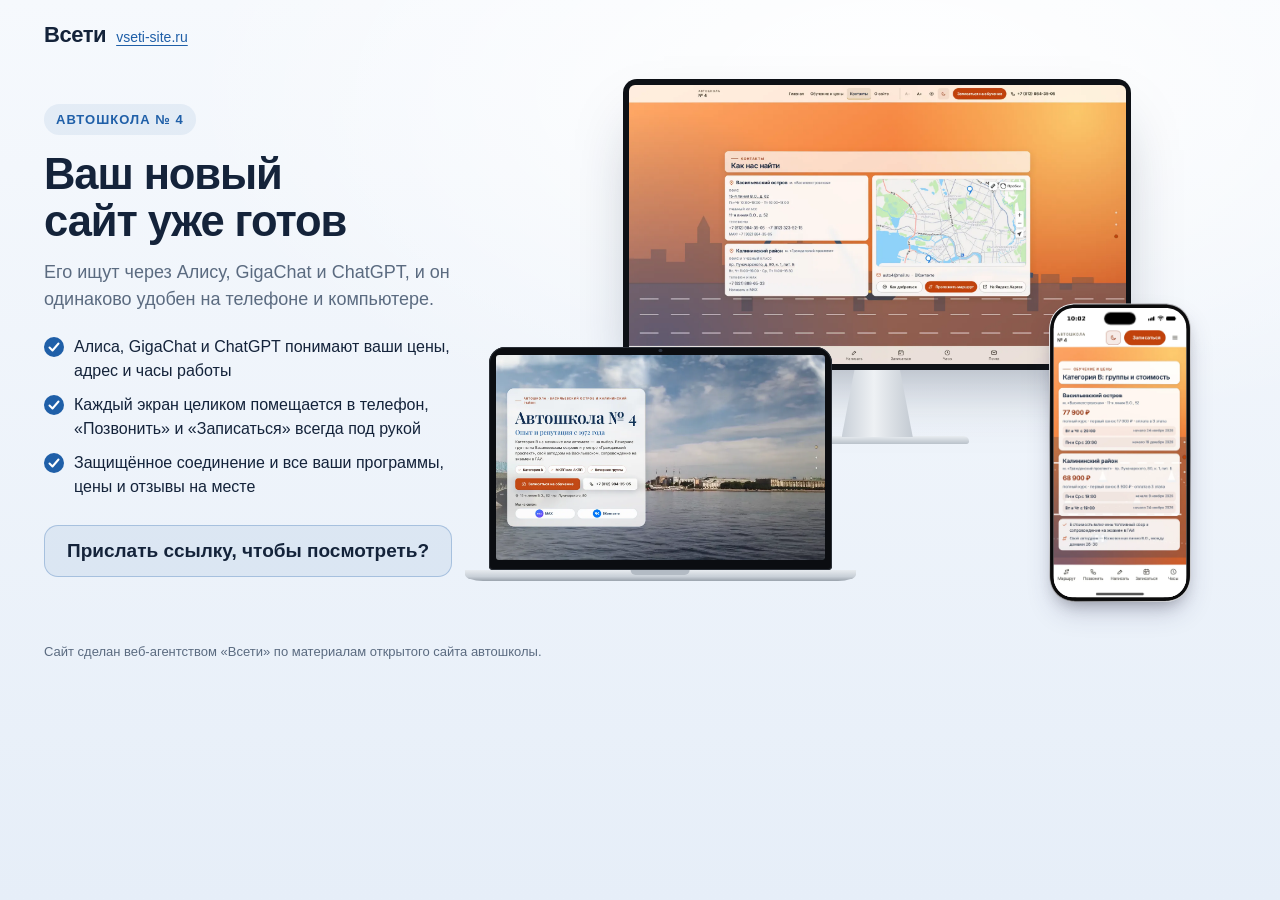
<file: vitrina/index.html>
<!doctype html>
<html lang="ru">
<head>
<meta charset="utf-8">
<meta name="viewport" content="width=device-width, initial-scale=1">
<meta name="robots" content="noindex, nofollow">
<title>Новый сайт автошколы № 4 — веб-агентство «Всети»</title>
<style>
@layer stageshow{:where(.ss-phone){position:relative}.ss-phone{flex-shrink:0;box-shadow:0 calc(var(--ps) * 40) calc(var(--ps) * 80) calc(var(--ps) * -16) #32325d40,0 calc(var(--ps) * 24) calc(var(--ps) * 48) calc(var(--ps) * -24) #0000004d}.ss-phone__glass{height:100%}.ss-phone__window{position:relative;overflow:hidden;isolation:isolate}.ss-phone:is([data-frame=pro],[data-frame=silver],[data-frame=bezel],[data-frame=clay],[data-frame=outline],[data-frame=bare]){--ss-phone-glass: #0b0b0c;--ss-phone-rim: #2c2c2d;--ss-phone-seam: #e0dfdc;--ss-phone-line: var(--ss-text-faint, #9a9a9d);background:none}.ss-phone__bands{position:absolute;inset:0;overflow:visible;pointer-events:none}.ss-phone:is([data-frame=pro],[data-frame=silver],[data-frame=bezel],[data-frame=clay],[data-frame=outline]) .ss-phone__glass{position:relative}.ss-phone[data-frame=pro]{--ss-phone-band-1: #e3e3e6;--ss-phone-band-2: #9a9ba0;--ss-phone-band-3: #cfd0d4;--ss-phone-band-4: #85868b;--ss-phone-band-5: #c9cacd}.ss-stage[data-theme=dark] .ss-phone[data-frame=pro],.ss-stage[data-theme=glass] .ss-phone[data-frame=pro][data-dark]{--ss-phone-band-1: #5b5c61;--ss-phone-band-2: #2b2c2f;--ss-phone-band-3: #48494d;--ss-phone-band-4: #232427;--ss-phone-band-5: #404145}.ss-phone[data-frame=silver]{--ss-phone-band-1: #f4f4f6;--ss-phone-band-2: #c9cacf;--ss-phone-band-3: #eeeef1;--ss-phone-band-4: #b9babf;--ss-phone-band-5: #e6e6ea}.ss-phone[data-frame=bezel]{--ss-phone-glass: #111113}.ss-phone[data-frame=clay]{--ss-phone-clay-top: color-mix(in srgb, var(--ss-phone-clay, #ecebe8), #fff 45%);--ss-phone-clay-bottom: color-mix(in srgb, var(--ss-phone-clay, #ecebe8), #000 6%);box-shadow:0 calc(var(--ps) * 30) calc(var(--ps) * 60) calc(var(--ps) * -12) #32325d33,0 calc(var(--ps) * 16) calc(var(--ps) * 32) calc(var(--ps) * -16) #00000029}.ss-stage[data-theme=dark] .ss-phone[data-frame=clay]{--ss-phone-clay-top: color-mix(in srgb, var(--ss-phone-clay, #2a2a2e), #fff 6%);--ss-phone-clay-bottom: var(--ss-phone-clay, #2a2a2e);--ss-phone-seam: #333338}.ss-phone[data-frame=outline]{box-shadow:none}.ss-stage[data-theme=blueprint] .ss-phone[data-frame=outline]{--ss-phone-line: var(--ss-line)}.ss-phone:not([data-frame=android],[data-frame=soft]) .ss-phone__status{height:62px;padding:0}.ss-phone:not([data-frame=android],[data-frame=soft]) .ss-phone__time{position:absolute;top:21.5px;left:0;width:138.5px;line-height:22px;text-align:center}.ss-phone:not([data-frame=android],[data-frame=soft]) .ss-phone__glyphs{position:absolute;top:25.33px;left:285.25px;align-items:flex-start;gap:8px}.ss-phone:not([data-frame=android],[data-frame=soft]) .ss-phone__signal{margin-top:1px}.ss-phone:not([data-frame=android],[data-frame=soft]) .ss-phone__battery{margin-top:.33px}.ss-phone[data-frame=photo]{position:relative;background:none}.ss-phone__photo{position:absolute;z-index:4;background:var(--ss-phone-photo-light, none) center / 100% 100% no-repeat;pointer-events:none}.ss-stage[data-theme=dark] .ss-phone__photo,.ss-phone[data-dark] .ss-phone__photo{background-image:var(--ss-phone-photo-dark, var(--ss-phone-photo-light, none))}.ss-phone[data-frame=android]{background:linear-gradient(150deg,#3a3b3f,#1d1e21 40%,#2f3034 70%,#1a1b1e)}.ss-phone[data-frame=android] .ss-phone__glass{background:#050505}.ss-phone[data-frame=android] .ss-phone__island{top:14px;width:24px;height:24px;border-radius:50%}.ss-phone[data-frame=android] .ss-phone__status{height:48px;padding:0 26px}.ss-phone[data-frame=android] .ss-phone__time{font-family:system-ui,sans-serif;font-size:15px;font-weight:500}.ss-phone[data-frame=android] .ss-phone__content[data-status]{padding-top:48px}.ss-phone[data-frame=android] .ss-phone__home{width:108px;height:4px}.ss-phone[data-frame=soft]{box-shadow:0 0 0 calc(var(--ps) * 1.5) #0a25400d,0 calc(var(--ps) * 30) calc(var(--ps) * 60) calc(var(--ps) * -12) #32325d2e,0 calc(var(--ps) * 18) calc(var(--ps) * 36) calc(var(--ps) * -18) #0000001f}.ss-phone[data-frame=soft] .ss-phone__glass{background:#f6f9fc;box-shadow:inset 0 calc(var(--ps) * -2.9) calc(var(--ps) * 7.2) #0a254038}.ss-stage[data-theme=dark] .ss-phone[data-frame=soft] .ss-phone__glass{background:#1c2433;box-shadow:inset 0 calc(var(--ps) * -2.9) calc(var(--ps) * 7.2) #00000073}.ss-phone__screen{--pt: 1px;position:absolute;top:0;left:0;display:flex;flex-direction:column;overflow:hidden;background:#fff;color:#000;font-family:-apple-system,system-ui,sans-serif;font-size:15px;letter-spacing:-.015em;transform-origin:0 0;-webkit-font-smoothing:antialiased}.ss-phone[data-dark] .ss-phone__screen{background:#000;color:#fff}.ss-phone__status{position:absolute;top:0;right:0;left:0;z-index:2;display:flex;align-items:center;justify-content:space-between;height:54px;padding:0 34px 0 52px;transition:color .3s ease;will-change:transform}.ss-phone__time{font-family:SF Pro Text,-apple-system,system-ui,sans-serif;font-variation-settings:"opsz" 17;font-size:17.67px;font-weight:590;letter-spacing:0}.ss-phone__island{position:absolute;top:var(--ss-island-top, 14px);left:50%;z-index:3;width:var(--ss-island-w, 95px);height:37px;border-radius:18.5px;background:#000;transform:translate(-50%)}.ss-phone__glyphs{display:flex;align-items:center;gap:8px}.ss-phone__glyph{display:block}.ss-phone__content{position:relative;flex:1;min-height:0}.ss-phone__content[data-status]{padding-top:62px}.ss-phone__content:not([data-status]){padding-top:44px}.ss-phone[data-frame=bare] .ss-phone__content{padding-right:8px;padding-left:8px}.ss-phone__home{position:absolute;bottom:8px;left:50%;z-index:2;width:144px;height:5px;border-radius:2.5px;background:currentColor;transform:translate(-50%);transition:color .3s ease;will-change:transform}.ss-lock{position:absolute;inset:0;color:#fff;text-align:center}.ss-lock__date{margin-top:66px;font-size:22px;font-weight:600;letter-spacing:-.01em;opacity:.85}.ss-lock__clock{margin-top:-4px;font-size:112px;font-weight:700;line-height:1;letter-spacing:-.035em;font-variant-numeric:tabular-nums;opacity:.92}.ss-lock__stack{position:absolute;right:0;bottom:118px;left:0;display:flex;flex-direction:column;gap:8px;text-align:left}.ss-lock__stack[data-at=top]{top:290px;bottom:auto}.ss-lock__controls{position:absolute;right:46px;bottom:48px;left:46px;display:flex;justify-content:space-between}.ss-lock__control{display:grid;place-items:center;width:50px;height:50px;border-radius:50%;background:#0a0c1842;backdrop-filter:blur(24px) saturate(1.3);color:#fff}.ss-notification{display:flex;align-items:center;gap:13px;margin:0 18px;padding:14px 17px 14px 14px;border-radius:23px;background:#fcfcfdc2;backdrop-filter:blur(30px) saturate(1.25);box-shadow:0 4px 24px #0000000f;color:#000;text-align:left}.ss-notification[data-banner]{position:absolute;top:56px;right:0;left:0;z-index:2;animation:ss-banner-in .52s cubic-bezier(.2,.9,.25,1) both}@keyframes ss-banner-in{0%{transform:translateY(-110px)}}.ss-notification__icon{display:grid;flex-shrink:0;place-items:center;width:38px;height:38px;overflow:hidden;border-radius:9px;background:var(--ss-accent);color:#fff}.ss-notification__icon:has(>img){background:none}.ss-notification__icon>img{display:block;width:100%;height:100%}.ss-notification__text{display:flex;flex:1;flex-direction:column;min-width:0;font-size:15px;line-height:18px;letter-spacing:-.016em}.ss-notification__head{display:flex;align-items:baseline;gap:8px}.ss-notification__title{flex:1;min-width:0;overflow:hidden;font-weight:600;white-space:nowrap;text-overflow:ellipsis}.ss-notification__time{flex-shrink:0;font-size:12px;letter-spacing:-.005em;color:#3c3c4399}.ss-notification__body{display:-webkit-box;overflow:hidden;-webkit-line-clamp:3;-webkit-box-orient:vertical}.ss-lock[data-size=satellite] .ss-lock__stack{top:232px;bottom:auto}.ss-lock[data-size=satellite][data-clock=off] .ss-lock__stack{top:74px}.ss-notification{will-change:transform}.ss-phone:not([data-dark]) .ss-notification{background:#ffffffeb;box-shadow:0 0 0 .5px #00000014,0 8px 24px #0000001f}.ss-phone__time-bar{display:inline-block;width:30px;height:7px;border-radius:4px;background:currentColor;opacity:.5}}
:root{--ink:#14233a;--muted:#5b6b80;--accent:#1f5fa8;--sand:#ffc94d;--bg1:#f6f9fd;--bg2:#e6eef8}
*{box-sizing:border-box}
html,body{margin:0}
body{font:16px/1.5 -apple-system,"Segoe UI",Roboto,Arial,sans-serif;color:var(--ink);background:radial-gradient(1200px 600px at 70% 10%,#ffffff 0,rgba(255,255,255,0) 60%),linear-gradient(180deg,var(--bg1),var(--bg2));min-height:100vh}
a{color:inherit}
.top{display:flex;align-items:center;justify-content:space-between;max-width:1240px;margin:0 auto;padding:18px 24px}
.brand{display:flex;align-items:baseline;gap:10px;text-decoration:none}
.brand b{font-size:22px;letter-spacing:-.02em}
.brand span{font-size:14px;color:var(--accent);text-decoration:underline;text-underline-offset:3px}
.hero{max-width:1240px;margin:0 auto;padding:10px 24px 40px;display:grid;grid-template-columns:minmax(0,.82fr) minmax(0,1.5fr);gap:36px;align-items:center}
.eyebrow{display:inline-block;font-size:13px;font-weight:600;letter-spacing:.08em;text-transform:uppercase;color:var(--accent);background:rgba(31,95,168,.08);padding:6px 12px;border-radius:999px}
h1{text-wrap:balance;font-size:clamp(30px,3.4vw,48px);line-height:1.08;letter-spacing:-.025em;margin:16px 0 14px}
.lead{font-size:18px;color:var(--muted);margin:0 0 22px;max-width:30em}
.pts{list-style:none;padding:0;margin:0 0 26px;display:grid;gap:10px}
.pts li{display:flex;gap:10px;align-items:flex-start}
.pts li::before{content:"";flex:none;width:20px;height:20px;margin-top:2px;border-radius:50%;background:var(--accent) url("data:image/svg+xml,%3Csvg xmlns='http://www.w3.org/2000/svg' viewBox='0 0 20 20'%3E%3Cpath d='M5.5 10.5l3 3 6-7' fill='none' stroke='%23fff' stroke-width='2' stroke-linecap='round' stroke-linejoin='round'/%3E%3C/svg%3E") center/100% no-repeat}
.cta{display:flex;flex-wrap:wrap;gap:14px;align-items:center}
.btn{display:inline-flex;align-items:center;gap:8px;min-height:52px;padding:0 26px;border-radius:14px;background:var(--accent);color:#fff;font-weight:600;text-decoration:none;box-shadow:0 10px 24px rgba(31,95,168,.28)}
.btn:hover{background:#174a86}
.ask{margin:0;display:inline-flex;align-items:center;min-height:52px;padding:12px 22px;line-height:1.3;border-radius:14px;background:rgba(31,95,168,.08);border:1.5px solid rgba(31,95,168,.28);color:var(--ink);font-size:19px;font-weight:600}
/* сцена с устройствами */
.stage{position:relative;width:100%;aspect-ratio:16/11.2}
.dv{position:absolute}
.dv img{display:block;width:100%;height:100%;object-fit:cover;object-position:center top}
.mon .scr img,.lap .scr img{height:auto}
.mon{left:18%;top:0;width:68%}
.mon .scr{padding:1.1%;background:#0e1116;border-radius:14px;box-shadow:0 30px 60px -20px rgba(20,35,58,.35)}
.mon .scr img{border-radius:6px}
.mon .neck{width:14%;aspect-ratio:1/.95;margin:0 auto;background:linear-gradient(90deg,#c9d0d8,#eef1f4 45%,#c3cad2);clip-path:polygon(18% 0,82% 0,100% 100%,0 100%)}
.mon .foot{width:36%;aspect-ratio:36/1.5;margin:-1px auto 0;border-radius:6px 6px 3px 3px;background:linear-gradient(180deg,#e9edf1,#b9c1ca);box-shadow:0 12px 20px -8px rgba(20,35,58,.4)}
.lap{left:0;bottom:4%;width:46%}
.lap .scr{padding:2.2% 2.2% 3%;background:#0b0d11;border-radius:16px 16px 4px 4px;position:relative;box-shadow:0 0 0 1px #2a2f37 inset}
.lap .scr::before{content:"";position:absolute;top:1%;left:50%;width:.9%;aspect-ratio:1;border-radius:50%;background:#2b3442;transform:translateX(-50%)}
.lap .scr img{border-radius:3px}
.lap .base{position:relative;height:0;padding-bottom:3.2%;margin:0 -7%;background:linear-gradient(180deg,#e7ebef 0,#c8cfd7 60%,#9aa3ad 100%);border-radius:0 0 18px 18px/0 0 60% 60%;box-shadow:0 22px 30px -14px rgba(20,35,58,.45)}
.lap .base::after{content:"";position:absolute;top:0;left:50%;width:15%;height:40%;transform:translateX(-50%);background:#b3bbc4;border-radius:0 0 8px 8px}
.tab{right:1.5%;bottom:3%;width:23%}
.tab .scr{aspect-ratio:820/1180;padding:4.5%;background:#121419;border-radius:22px;box-shadow:0 0 0 2px #c7ced6,0 28px 50px -18px rgba(20,35,58,.45)}
.tab .scr img{border-radius:10px}
.ph{right:6%;bottom:0;width:340px;transform-origin:100% 100%}
.ph-shot{display:block;width:100%;height:auto}
.note{max-width:1240px;margin:0 auto;padding:0 24px 34px;color:var(--muted);font-size:13px}
@media (max-width:600px){
  .stage{aspect-ratio:16/9.8}
  .mon{display:none}
  .lap{left:6%;width:64%;bottom:6%}
  .ph{right:5%}
}
@media (max-width:900px){
  .hero{grid-template-columns:1fr;gap:26px;padding-top:0}
  .stage{order:-1}
  .lead{font-size:16.5px}
}
</style>
</head>
<body>
<header class="top"><a class="brand" href="https://vseti-site.ru/" target="_blank" rel="noopener"><b>Всети</b><span>vseti-site.ru</span></a></header>
<main class="hero">
  <div class="txt">
    <span class="eyebrow">Автошкола № 4</span>
    <h1>Ваш новый сайт уже готов</h1>
    <p class="lead">Его ищут через Алису, GigaChat и ChatGPT, и он одинаково удобен на телефоне и компьютере.</p>
    <ul class="pts">
      <li>Алиса, GigaChat и ChatGPT понимают ваши цены, адрес и часы работы</li>
      <li>Каждый экран целиком помещается в телефон, «Позвонить» и «Записаться» всегда под рукой</li>
      <li>Защищённое соединение и все ваши программы, цены и отзывы на месте</li>
    </ul>
    <div class="cta">
      <p class="ask">Прислать ссылку, чтобы посмотреть?</p>
    </div>
  </div>
  <div class="stage" id="stage" aria-label="Новый сайт на компьютере, ноутбуке и телефоне">
    <div class="dv mon"><div class="scr"><img src="img/monitor.webp?v=2" alt="" width="1600" height="900"></div><div class="neck"></div><div class="foot"></div></div>
    <div class="dv lap"><div class="scr"><img src="img/laptop.webp?v=2" alt="" width="1280" height="800"></div><div class="base"></div></div>
    <div class="dv ph" id="ph"><div class="ss-phone z-phone" data-frame="pro" style="width: 340px; height: 714.953px; padding: 2.38318px; border-radius: 61.1682px; --ps: 0.794392523364486px;"><svg class="ss-phone__bands" width="100%" height="100%" aria-hidden="true"><defs><linearGradient id="ph-band" x1="0.2" y1="0" x2="0.8" y2="1"><stop offset="0" style="stop-color: var(--ss-phone-band-1);"></stop><stop offset="0.22" style="stop-color: var(--ss-phone-band-2);"></stop><stop offset="0.48" style="stop-color: var(--ss-phone-band-3);"></stop><stop offset="0.74" style="stop-color: var(--ss-phone-band-4);"></stop><stop offset="1" style="stop-color: var(--ss-phone-band-5);"></stop></linearGradient><linearGradient id="ph-clay" x1="0" y1="0" x2="0" y2="1"><stop offset="0" style="stop-color: var(--ss-phone-clay-top);"></stop><stop offset="1" style="stop-color: var(--ss-phone-clay-bottom);"></stop></linearGradient></defs><g transform="translate(10.327102803738317 10.327102803738317)" stroke-linejoin="round"><path d="M262.94 0.00L267.09 0.06L270.49 0.24L273.65 0.53L276.65 0.94L279.51 1.47L282.27 2.11L284.93 2.87L287.50 3.74L289.97 4.72L292.36 5.81L294.65 7.02L296.85 8.33L298.96 9.75L300.98 11.27L302.90 12.90L304.72 14.62L306.45 16.45L308.08 18.37L309.60 20.38L311.02 22.49L312.33 24.70L313.53 26.99L314.63 29.37L315.61 31.85L316.48 34.41L317.24 37.07L317.88 39.83L318.41 42.70L318.82 45.69L319.11 48.85L319.29 52.25L319.35 56.40L319.35 637.90L319.29 642.04L319.11 645.45L318.82 648.60L318.41 651.60L317.88 654.47L317.24 657.23L316.48 659.89L315.61 662.45L314.63 664.92L313.53 667.31L312.33 669.60L311.02 671.80L309.60 673.91L308.08 675.93L306.45 677.85L304.72 679.68L302.90 681.40L300.98 683.03L298.96 684.55L296.85 685.97L294.65 687.28L292.36 688.49L289.97 689.58L287.50 690.56L284.93 691.43L282.27 692.19L279.51 692.83L276.65 693.36L273.65 693.77L270.49 694.06L267.09 694.24L262.94 694.30L56.40 694.30L52.25 694.24L48.85 694.06L45.69 693.77L42.70 693.36L39.83 692.83L37.07 692.19L34.41 691.43L31.85 690.56L29.37 689.58L26.99 688.49L24.70 687.28L22.49 685.97L20.38 684.55L18.37 683.03L16.45 681.40L14.62 679.68L12.90 677.85L11.27 675.93L9.75 673.91L8.33 671.80L7.02 669.60L5.81 667.31L4.72 664.92L3.74 662.45L2.87 659.89L2.11 657.23L1.47 654.47L0.94 651.60L0.53 648.60L0.24 645.45L0.06 642.04L0.00 637.90L0.00 56.40L0.06 52.25L0.24 48.85L0.53 45.69L0.94 42.70L1.47 39.83L2.11 37.07L2.87 34.41L3.74 31.85L4.72 29.37L5.81 26.99L7.02 24.70L8.33 22.49L9.75 20.38L11.27 18.37L12.90 16.45L14.62 14.62L16.45 12.90L18.37 11.27L20.38 9.75L22.49 8.33L24.70 7.02L26.99 5.81L29.37 4.72L31.85 3.74L34.41 2.87L37.07 2.11L39.83 1.47L42.70 0.94L45.69 0.53L48.85 0.24L52.25 0.06L56.40 0.00Z" fill="none" stroke-width="20.654205607476634" stroke="url(#ph-band)"></path><path d="M262.94 0.00L267.09 0.06L270.49 0.24L273.65 0.53L276.65 0.94L279.51 1.47L282.27 2.11L284.93 2.87L287.50 3.74L289.97 4.72L292.36 5.81L294.65 7.02L296.85 8.33L298.96 9.75L300.98 11.27L302.90 12.90L304.72 14.62L306.45 16.45L308.08 18.37L309.60 20.38L311.02 22.49L312.33 24.70L313.53 26.99L314.63 29.37L315.61 31.85L316.48 34.41L317.24 37.07L317.88 39.83L318.41 42.70L318.82 45.69L319.11 48.85L319.29 52.25L319.35 56.40L319.35 637.90L319.29 642.04L319.11 645.45L318.82 648.60L318.41 651.60L317.88 654.47L317.24 657.23L316.48 659.89L315.61 662.45L314.63 664.92L313.53 667.31L312.33 669.60L311.02 671.80L309.60 673.91L308.08 675.93L306.45 677.85L304.72 679.68L302.90 681.40L300.98 683.03L298.96 684.55L296.85 685.97L294.65 687.28L292.36 688.49L289.97 689.58L287.50 690.56L284.93 691.43L282.27 692.19L279.51 692.83L276.65 693.36L273.65 693.77L270.49 694.06L267.09 694.24L262.94 694.30L56.40 694.30L52.25 694.24L48.85 694.06L45.69 693.77L42.70 693.36L39.83 692.83L37.07 692.19L34.41 691.43L31.85 690.56L29.37 689.58L26.99 688.49L24.70 687.28L22.49 685.97L20.38 684.55L18.37 683.03L16.45 681.40L14.62 679.68L12.90 677.85L11.27 675.93L9.75 673.91L8.33 671.80L7.02 669.60L5.81 667.31L4.72 664.92L3.74 662.45L2.87 659.89L2.11 657.23L1.47 654.47L0.94 651.60L0.53 648.60L0.24 645.45L0.06 642.04L0.00 637.90L0.00 56.40L0.06 52.25L0.24 48.85L0.53 45.69L0.94 42.70L1.47 39.83L2.11 37.07L2.87 34.41L3.74 31.85L4.72 29.37L5.81 26.99L7.02 24.70L8.33 22.49L9.75 20.38L11.27 18.37L12.90 16.45L14.62 14.62L16.45 12.90L18.37 11.27L20.38 9.75L22.49 8.33L24.70 7.02L26.99 5.81L29.37 4.72L31.85 3.74L34.41 2.87L37.07 2.11L39.83 1.47L42.70 0.94L45.69 0.53L48.85 0.24L52.25 0.06L56.40 0.00Z" fill="none" stroke-width="15.88785046728972" style="stroke: var(--ss-phone-rim);"></path><path d="M262.94 0.00L267.09 0.06L270.49 0.24L273.65 0.53L276.65 0.94L279.51 1.47L282.27 2.11L284.93 2.87L287.50 3.74L289.97 4.72L292.36 5.81L294.65 7.02L296.85 8.33L298.96 9.75L300.98 11.27L302.90 12.90L304.72 14.62L306.45 16.45L308.08 18.37L309.60 20.38L311.02 22.49L312.33 24.70L313.53 26.99L314.63 29.37L315.61 31.85L316.48 34.41L317.24 37.07L317.88 39.83L318.41 42.70L318.82 45.69L319.11 48.85L319.29 52.25L319.35 56.40L319.35 637.90L319.29 642.04L319.11 645.45L318.82 648.60L318.41 651.60L317.88 654.47L317.24 657.23L316.48 659.89L315.61 662.45L314.63 664.92L313.53 667.31L312.33 669.60L311.02 671.80L309.60 673.91L308.08 675.93L306.45 677.85L304.72 679.68L302.90 681.40L300.98 683.03L298.96 684.55L296.85 685.97L294.65 687.28L292.36 688.49L289.97 689.58L287.50 690.56L284.93 691.43L282.27 692.19L279.51 692.83L276.65 693.36L273.65 693.77L270.49 694.06L267.09 694.24L262.94 694.30L56.40 694.30L52.25 694.24L48.85 694.06L45.69 693.77L42.70 693.36L39.83 692.83L37.07 692.19L34.41 691.43L31.85 690.56L29.37 689.58L26.99 688.49L24.70 687.28L22.49 685.97L20.38 684.55L18.37 683.03L16.45 681.40L14.62 679.68L12.90 677.85L11.27 675.93L9.75 673.91L8.33 671.80L7.02 669.60L5.81 667.31L4.72 664.92L3.74 662.45L2.87 659.89L2.11 657.23L1.47 654.47L0.94 651.60L0.53 648.60L0.24 645.45L0.06 642.04L0.00 637.90L0.00 56.40L0.06 52.25L0.24 48.85L0.53 45.69L0.94 42.70L1.47 39.83L2.11 37.07L2.87 34.41L3.74 31.85L4.72 29.37L5.81 26.99L7.02 24.70L8.33 22.49L9.75 20.38L11.27 18.37L12.90 16.45L14.62 14.62L16.45 12.90L18.37 11.27L20.38 9.75L22.49 8.33L24.70 7.02L26.99 5.81L29.37 4.72L31.85 3.74L34.41 2.87L37.07 2.11L39.83 1.47L42.70 0.94L45.69 0.53L48.85 0.24L52.25 0.06L56.40 0.00Z" fill="none" stroke-width="14.69626168224299" style="stroke: var(--ss-phone-glass);"></path></g></svg><div class="ss-phone__glass" style="padding: 7.94393px; border-radius: 58.785px;"><div class="ss-phone__window" style="width: 319.346px; height: 694.299px; clip-path: path(&quot;M 262.94 0 L 267.09 0.06 L 270.49 0.24 L 273.65 0.53 L 276.65 0.94 L 279.51 1.47 L 282.27 2.11 L 284.93 2.87 L 287.5 3.74 L 289.97 4.72 L 292.36 5.81 L 294.65 7.02 L 296.85 8.33 L 298.96 9.75 L 300.98 11.27 L 302.9 12.9 L 304.72 14.62 L 306.45 16.45 L 308.08 18.37 L 309.6 20.38 L 311.02 22.49 L 312.33 24.7 L 313.53 26.99 L 314.63 29.37 L 315.61 31.85 L 316.48 34.41 L 317.24 37.07 L 317.88 39.83 L 318.41 42.7 L 318.82 45.69 L 319.11 48.85 L 319.29 52.25 L 319.35 56.4 L 319.35 637.9 L 319.29 642.04 L 319.11 645.45 L 318.82 648.6 L 318.41 651.6 L 317.88 654.47 L 317.24 657.23 L 316.48 659.89 L 315.61 662.45 L 314.63 664.92 L 313.53 667.31 L 312.33 669.6 L 311.02 671.8 L 309.6 673.91 L 308.08 675.93 L 306.45 677.85 L 304.72 679.68 L 302.9 681.4 L 300.98 683.03 L 298.96 684.55 L 296.85 685.97 L 294.65 687.28 L 292.36 688.49 L 289.97 689.58 L 287.5 690.56 L 284.93 691.43 L 282.27 692.19 L 279.51 692.83 L 276.65 693.36 L 273.65 693.77 L 270.49 694.06 L 267.09 694.24 L 262.94 694.3 L 56.4 694.3 L 52.25 694.24 L 48.85 694.06 L 45.69 693.77 L 42.7 693.36 L 39.83 692.83 L 37.07 692.19 L 34.41 691.43 L 31.85 690.56 L 29.37 689.58 L 26.99 688.49 L 24.7 687.28 L 22.49 685.97 L 20.38 684.55 L 18.37 683.03 L 16.45 681.4 L 14.62 679.68 L 12.9 677.85 L 11.27 675.93 L 9.75 673.91 L 8.33 671.8 L 7.02 669.6 L 5.81 667.31 L 4.72 664.92 L 3.74 662.45 L 2.87 659.89 L 2.11 657.23 L 1.47 654.47 L 0.94 651.6 L 0.53 648.6 L 0.24 645.45 L 0.06 642.04 L 0 637.9 L 0 56.4 L 0.06 52.25 L 0.24 48.85 L 0.53 45.69 L 0.94 42.7 L 1.47 39.83 L 2.11 37.07 L 2.87 34.41 L 3.74 31.85 L 4.72 29.37 L 5.81 26.99 L 7.02 24.7 L 8.33 22.49 L 9.75 20.38 L 11.27 18.37 L 12.9 16.45 L 14.62 14.62 L 16.45 12.9 L 18.37 11.27 L 20.38 9.75 L 22.49 8.33 L 24.7 7.02 L 26.99 5.81 L 29.37 4.72 L 31.85 3.74 L 34.41 2.87 L 37.07 2.11 L 39.83 1.47 L 42.7 0.94 L 45.69 0.53 L 48.85 0.24 L 52.25 0.06 L 56.4 0 Z&quot;);"><div class="ss-phone__screen" style="width: 402px; height: 874px; transform: scale(0.794393); --ss-screen-r: 64px;"><div class="ss-phone__status"><span class="ss-phone__time">10:02</span><span class="ss-phone__glyphs"><svg viewBox="0 0 20.33 13.67" width="20.33" height="13.67" class="ss-phone__glyph ss-phone__signal"><rect x="0" y="7.34" width="3.333" height="6.33" rx="1.667" fill="currentColor"></rect><rect x="5.667" y="5" width="3.333" height="8.67" rx="1.667" fill="currentColor"></rect><rect x="11.334" y="2.67" width="3.333" height="11" rx="1.667" fill="currentColor"></rect><rect x="17.000999999999998" y="0" width="3.333" height="13.67" rx="1.667" fill="currentColor"></rect></svg><svg viewBox="0 0 19.33 14.33" width="19.33" height="14.33" class="ss-phone__glyph ss-phone__wifi"><path fill-rule="evenodd" fill="currentColor" d="M0.415933 5.54283C0.902185 6.04412 1.66017 5.95818 2.27513 5.41393C4.30595 3.58064 6.83731 2.63535 9.66901 2.63535C12.5007 2.63535 15.0464 3.60928 17.0629 5.41393C17.6636 5.97251 18.4215 6.0298 18.9221 5.54283C19.4226 5.02722 19.4942 4.2538 18.9793 3.70954C16.8341 1.51819 13.3302 0 9.66901 0C6.00783 0 2.48965 1.53251 0.358727 3.72387C-0.156127 4.2538 -0.0989213 5.02722 0.415933 5.55715L0.415933 5.54283ZM3.94841 9.13779C4.50617 9.68205 5.22124 9.62476 5.85051 9.10915C6.88022 8.29276 8.25316 7.73418 9.66901 7.7485C11.0706 7.7485 12.4435 8.29276 13.4875 9.12347C14.1168 9.63908 14.8605 9.66773 15.4039 9.12347C15.9331 8.57921 16.0189 7.7485 15.4611 7.23289C14.0739 5.98683 11.9859 5.11315 9.68332 5.11315C7.38077 5.11315 5.27845 5.98683 3.9055 7.23289C3.41925 7.69121 3.31914 8.47896 3.96271 9.13779L3.94841 9.13779ZM8.72511 13.8929C9.34008 14.4801 9.98365 14.4801 10.5986 13.8929L11.757 12.7757C12.372 12.1742 12.5007 11.4151 11.7999 10.8995C11.2136 10.4841 10.4699 10.212 9.66901 10.212C8.86813 10.212 8.11015 10.4841 7.53809 10.9138C6.83731 11.4151 6.98033 12.1885 7.59529 12.7757L8.73942 13.8929L8.72511 13.8929Z"></path></svg><svg viewBox="0 0 29.33 13.67" width="29.33" height="13.67" class="ss-phone__glyph ss-phone__battery"><path fill="currentColor" d="M0 6.4C0 4.15979 0 3.03969 0.435974 2.18404C0.819467 1.43139 1.43139 0.819467 2.18404 0.435974C3.03969 0 4.15979 0 6.4 0L19.933 0C22.1732 0 23.2933 0 24.149 0.435974C24.9016 0.819467 25.5135 1.43139 25.897 2.18404C26.333 3.03969 26.333 4.15979 26.333 6.4L26.333 7.26666C26.333 9.50687 26.333 10.627 25.897 11.4826C25.5135 12.2353 24.9016 12.8472 24.149 13.2307C23.2933 13.6667 22.1732 13.6667 19.933 13.6667L6.4 13.6667C4.15979 13.6667 3.03969 13.6667 2.18404 13.2307C1.43139 12.8472 0.819467 12.2353 0.435974 11.4826C0 10.627 0 9.50687 0 7.26666L0 6.4Z"></path><path fill-rule="evenodd" fill="currentColor" transform="translate(27.33 4.33)" d="M0 0L0 5C0.601505 4.8625 2 3.75 2 2.5C2 1.25 0.601505 0.1375 0 0Z"></path></svg></span></div><span class="ss-phone__island"></span><div class="ss-phone__content" data-status="true"><img class="ph-shot" src="img/phone.webp?v=2" alt="Новый сайт Автошколы № 4 на телефоне" width="393" height="794"></div><span class="ss-phone__home"></span></div></div></div></div></div>
  </div>
</main>
<p class="note">Сайт сделан веб-агентством «Всети» по материалам открытого сайта автошколы.</p>
<script>
(function(){var st=document.getElementById('stage'),ph=document.getElementById('ph');
function fit(){var k=st.clientWidth*(innerWidth<=600?0.27:0.19)/340;ph.style.transform='scale('+k+')';}
fit();addEventListener('resize',fit);})();
</script>
</body>
</html>
</file>
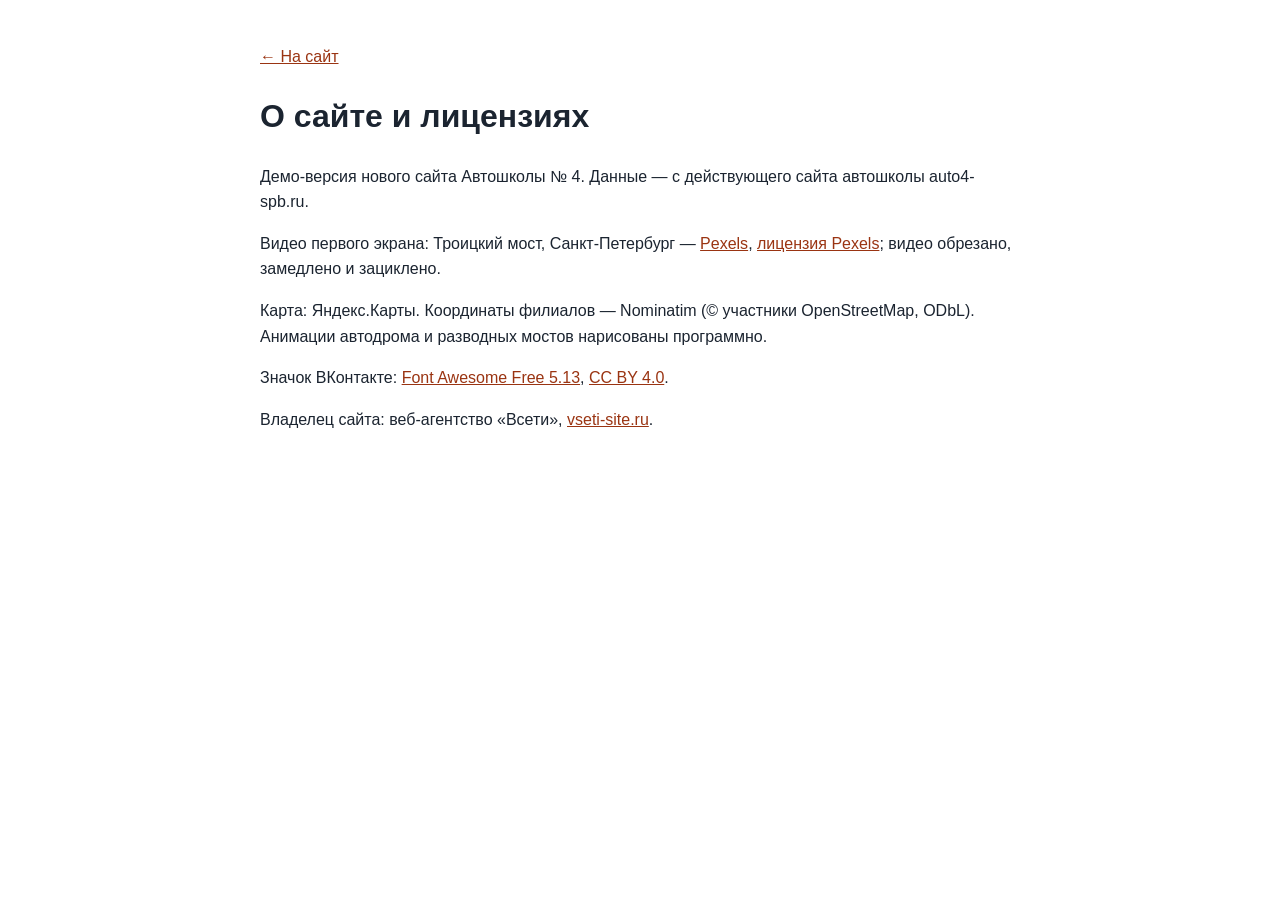
<file: credits.html>
<!doctype html><html lang="ru"><head><meta charset="utf-8"><meta name="viewport" content="width=device-width,initial-scale=1"><meta name="robots" content="noindex"><title>О сайте — Автошкола № 4</title>
<style>body{font:16px/1.6 Inter,Arial,sans-serif;max-width:760px;margin:0 auto;padding:28px 18px;color:#1b2430}a{color:#9a3412}</style></head><body>
<p><a href="./">← На сайт</a></p>
<h1>О сайте и лицензиях</h1>
<p>Демо-версия нового сайта Автошколы № 4. Данные — с действующего сайта автошколы auto4-spb.ru.</p>
<p>Видео первого экрана: Троицкий мост, Санкт-Петербург — <a href="https://www.pexels.com/video/8301737/" target="_blank" rel="noopener">Pexels</a>, <a href="https://www.pexels.com/license/" target="_blank" rel="noopener">лицензия Pexels</a>; видео обрезано, замедлено и зациклено.</p>
<p>Карта: Яндекс.Карты. Координаты филиалов — Nominatim (© участники OpenStreetMap, ODbL). Анимации автодрома и разводных мостов нарисованы программно.</p>
<p>Значок ВКонтакте: <a href="https://fontawesome.com" target="_blank" rel="noopener">Font Awesome Free 5.13</a>, <a href="https://creativecommons.org/licenses/by/4.0/" target="_blank" rel="noopener">CC BY 4.0</a>.</p>
<p>Владелец сайта: веб-агентство «Всети», <a href="https://vseti-site.ru" target="_blank" rel="noopener">vseti-site.ru</a>.</p>
</body></html>
</file>
<file: css/etalon.css>
/* ==========================================================================
   Эталон нотариуса. Общий слой поверх встроенных стилей index.html:
   видео-первый экран, «жидкое стекло», интерьеры на фоне экранов,
   шапка и нижняя панель со второго экрана, карточки Spotlight Card.
   ========================================================================== */

/* плавное проявление подсветки рамки (Chrome/Safari/Firefox новых версий) */
@property --hl{syntax:'<number>';inherits:true;initial-value:0}

:root{
  --glass:rgba(0,0,0,.4);
  --glass-blur:4px;
  --spot:255,196,108;          /* тёплый янтарь под интерьеры */
  --spring:cubic-bezier(.2,.9,.3,1.35);
}

/* ---------- светлый текст на тёмном стекле для всего, что лежит на фото ---------- */
.sec:not(.sec-hero),.hdr,.bar,.mmenu{
  --card:rgba(0,0,0,.4); --card-rgb:0,0,0;
  --text:#fff; --muted:rgba(255,255,255,.84);
  --line:rgba(255,255,255,.3); --line2:rgba(255,255,255,.2);
  --accent:#ecd9ac; --accent-d:#f6e9c8; --accent-l:#d3bc8a; --accent-soft:rgba(255,255,255,.13);
  --bg:rgba(0,0,0,.3); --bg2:transparent; --bg3:rgba(255,255,255,.13);
  --on-accent:#1d170b;
  --shadow:0 1px 12px rgba(0,0,0,.35); --shadow-lg:0 18px 50px rgba(0,0,0,.5);
  --ok:#8fe3a8; --bad:#ff9f96;
  color:#fff;
}
.sec:not(.sec-hero){background:#2b2319}
.sec:not(.sec-hero) .sec-scroll{
  position:relative;z-index:1;
  padding-top:calc(var(--hdr-h) / var(--zc,1) + 12px);padding-bottom:calc(var(--bar-h) + 12px);
  text-shadow:0 1px 2px rgba(0,0,0,.45)
}
.sec:not(.sec-hero) :is(input,select,textarea,button.btn,.btn){text-shadow:none}

/* ---------- фон экранов: интерьеры, затемнение ровно 50% ---------- */
.sec-bg{position:absolute;inset:0;z-index:0;overflow:hidden;pointer-events:none;background:#2b2319}
.sec-bg picture{display:block;width:100%;height:100%}
.sec-bg img{display:block;width:100%;height:100%;object-fit:cover;opacity:0;transition:opacity .9s ease}
.sec-bg img.ld,html:not(.js) .sec-bg img{opacity:1}
.sec-bg::after{content:"";position:absolute;inset:0;background:rgba(0,0,0,.5)}

/* ==========================================================================
   Жидкое стекло
   ========================================================================== */
.glass,
.sec:not(.sec-hero) :is(.sec-head,.svc,.step,.rev,.rsum,.cred,.cbox,.fq,.about-txt,.tf-card,.quote,.ilink,.chips li,.foot,.rate-chip){
  position:relative;isolation:isolate;
  background:var(--glass);
  -webkit-backdrop-filter:blur(var(--glass-blur));backdrop-filter:blur(var(--glass-blur));
  border:0;border-radius:var(--radius);
  box-shadow:0 8px 30px rgba(0,0,0,.14);
}
/* тонкая светлая рамка-градиент; рядом с курсором рамка разгорается (--hl, --x, --y) */
.glass::after,
.sec:not(.sec-hero) :is(.sec-head,.svc,.step,.rev,.rsum,.cred,.cbox,.fq,.about-txt,.tf-card,.quote,.ilink,.chips li,.foot,.rate-chip)::after{
  content:"";position:absolute;inset:0;border-radius:inherit;padding:1.4px;pointer-events:none;z-index:2;
  background:
    radial-gradient(230px circle at var(--x,50%) var(--y,50%),rgba(255,226,160,calc(var(--hl,0)*1)),rgba(var(--spot),calc(var(--hl,0)*.65)) 38%,transparent 72%),
    linear-gradient(160deg,rgba(255,255,255,.58) 0%,rgba(255,255,255,.16) 22%,rgba(255,255,255,0) 44%,rgba(255,255,255,0) 60%,rgba(255,255,255,.16) 82%,rgba(255,255,255,.5) 100%);
  -webkit-mask:linear-gradient(#000 0 0) content-box,linear-gradient(#000 0 0);
  -webkit-mask-composite:xor;mask-composite:exclude;
}
.sec:not(.sec-hero) .sec-head{display:block;width:fit-content;max-width:100%;border-radius:18px;padding:14px 22px 16px;margin-bottom:16px}
.sec:not(.sec-hero) .sec-head .h2{margin-top:8px}
.sec:not(.sec-hero) .sec-head .lead{margin-top:8px}
.sec:not(.sec-hero) .sec-head .demo-note{background:rgba(255,255,255,.1);border-left-color:var(--accent)}

/* ==========================================================================
   Spotlight Card: пятно света под курсором внутри карточки (::before),
   подсветка рамки рядом с курсором (::after выше), «прыжок» scale + тень.
   Позицию --x/--y ставит один общий обработчик pointermove (js/etalon.js).
   ========================================================================== */
.glow{position:relative;isolation:isolate;--hov:1.035}
.glow::before{
  content:"";position:absolute;inset:0;border-radius:inherit;pointer-events:none;z-index:-1;
  background:
    radial-gradient(340px circle at var(--x,50%) var(--y,50%),rgba(var(--spot),.5),rgba(var(--spot),.2) 38%,transparent 72%);
  opacity:0;transition:opacity .35s ease;
}
.glow.lit{--hl:1}
.glow.lit::before{opacity:1}
.glow{transition:scale .38s var(--spring),box-shadow .32s ease,--hl .3s ease}
.glow.rv{transition:opacity .7s ease var(--rvd),translate .7s ease var(--rvd),scale .38s var(--spring),box-shadow .32s ease,--hl .3s ease}
@media (hover:hover) and (pointer:fine){
  .glow:hover{scale:var(--hov);z-index:6;box-shadow:0 24px 54px rgba(0,0,0,.5),0 0 34px rgba(var(--spot),.2)}
}
/* ---------- «Контакты» («Как нас найти»): плашки при наведении и касании загораются жёлтым — яркая рамка и мягкое
   свечение вокруг; размер не меняется (никаких увеличений и сдвигов раскладки), видно в обеих темах ---------- */
:root{--gy-ring:255,208,80;--gy-glow:255,200,64}
html[data-theme="light"]{--gy-ring:232,154,0;--gy-glow:255,186,30}
#contacts .glow{--gy:0 0 0 2.5px rgba(var(--gy-ring),.98),0 0 22px 4px rgba(var(--gy-glow),.66),0 0 58px 14px rgba(var(--gy-glow),.32),0 8px 30px rgba(0,0,0,.14);
  --gy0:0 0 0 0 rgba(var(--gy-ring),0),0 0 0 0 rgba(var(--gy-glow),0),0 0 0 0 rgba(var(--gy-glow),0),0 8px 30px rgba(0,0,0,.14)}
@media (hover:hover) and (pointer:fine){
  #contacts .glow:hover{scale:1;box-shadow:var(--gy)}
  /* заголовок с рейтингом: когда курсор на значке рейтинга, светится только значок */
  #contacts .sec-head:has(.rate-chip:hover):hover{box-shadow:var(--gy0)}
}
#contacts .glow.tap{animation:cGlowTap 1.4s ease-out,glowHl .62s ease-out}
@keyframes cGlowTap{0%{box-shadow:var(--gy0)}14%,62%{box-shadow:var(--gy)}100%{box-shadow:var(--gy0)}}
html[data-hc="1"] #contacts .glow:hover{outline:3px solid #ffd400;outline-offset:2px}
/* крупные плашки берут нижнюю границу 1,03: 3,5 % от 600 px — это уже 20 px */
.hero-plq,.about-txt,.tf-card,.sec-head,.cbox{--hov:1.03}

/* касание на телефоне: вспышка пятна в точке касания и подпрыгивание */
.glow.tap{animation:glowTap .62s var(--spring),glowHl .62s ease-out}
.glow.tap::before{animation:spotFlash .62s ease-out}
@keyframes glowTap{0%{scale:1}38%{scale:var(--tap,1.045)}100%{scale:1}}
@keyframes glowHl{0%{--hl:0}22%{--hl:1}100%{--hl:0}}
@keyframes spotFlash{0%{opacity:0}18%{opacity:1}100%{opacity:0}}

/* ---------- появление блоков при входе на экран ---------- */
.rv{--rvd:calc(var(--i,0) * 90ms);opacity:0;transform:none;translate:0 18px;
  transition:opacity .7s ease var(--rvd),translate .7s ease var(--rvd)}
.sec.active .rv{opacity:1;transform:none;translate:0 0}
/* первый экран: блоки стартуют сами (экран активен с загрузки), по очереди после слова */
.sec-hero .rv{--rvd:calc(var(--hero-d,1.8s) + var(--i,0) * 140ms);opacity:1;translate:0 0}
.sec-hero .kicker.rv{--rvd:.45s}
/* анимация заголовка стартует — скрипт ставит .go, и остальные блоки выходят следом за словом */
.sec-hero.go .rv{animation:heroIn .9s cubic-bezier(.2,.7,.2,1) var(--rvd) both}
html.js .sec-hero:not(.go) .rv{opacity:0;translate:0 18px;animation:heroSafe .01s linear 5s forwards}
@keyframes heroIn{from{opacity:0;translate:0 18px}to{opacity:1;translate:0 0}}
@keyframes heroSafe{to{opacity:1;translate:0 0}}

/* ==========================================================================
   Первый экран
   ========================================================================== */
.sec-hero{background:#8fb1d4;color:#fff;
  /* А−/А+ первый экран не трогают: страница в zoom, экран — встречный zoom (как шапка), поэтому он на любой ступени
     выглядит ровно как при 100 %. Единицы vw/vh и высота экрана считаются от окна без поправки. */
  zoom:calc(1 / var(--zc,1)); --vwu:1vw; --vhu:1vh;
  /* высота — та же видимая, что у остальных экранов (скрипт кладёт её в --vhr); 100vh во встроенном браузере Telegram на Android
     считается при спрятанной верхней панели и выше видимой части — первый экран выходил выше, и все следующие съезжали вниз */
  --vh:var(--vhr, calc(100 * var(--vhu)))}
.hero-bg{position:absolute;inset:0;overflow:hidden;background:#9db9d6 url(../img/hero-poster.jpg) 54% 50%/cover no-repeat}
.hero-video{position:absolute;inset:0;width:100%;height:100%;object-fit:cover;object-position:54% 50%;background:transparent}
.hero-clouds{
  position:absolute;left:0;top:0;width:100%;height:58%;pointer-events:none;opacity:0;transition:opacity 2.4s ease;
  -webkit-mask-image:linear-gradient(180deg,#000 0%,#000 36%,rgba(0,0,0,.55) 66%,transparent 100%);
          mask-image:linear-gradient(180deg,#000 0%,#000 36%,rgba(0,0,0,.55) 66%,transparent 100%)
}
.hero-clouds.on{opacity:1}
/* угасание к низу рисует сам шейдер (js/clouds.js): маска на canvas — лишний проход на каждый кадр */
.hero-clouds.baked{-webkit-mask-image:none;mask-image:none}
/* точки-переходы по краю не растут с А+: иначе на ступенях 130–150 % они наезжают на плашки первого экрана и карточки */
.dots{zoom:calc(1 / var(--zc,1))}

.sec-hero .sec-scroll{position:relative;z-index:1;padding:26px clamp(20px,calc(3.4*var(--vwu,1vw)),64px);display:flex;flex-direction:column}
.sec-hero .wrap{max-width:none;margin:auto 0}
.hero-plq{
  --plq-w:clamp(500px,calc(38*var(--vwu,1vw)),660px);--plq-pad:clamp(24px,calc(2.4*var(--vwu,1vw)),36px);
  width:min(100%,var(--plq-w));padding:var(--plq-pad);border-radius:28px;
  color:#fff;text-shadow:0 1px 3px rgba(0,0,0,.5);
  animation:plqIn .9s ease both
}
@keyframes plqIn{from{opacity:0;translate:0 14px}to{opacity:1;translate:0 0}}
.hero-plq .kicker{color:#f6e6bd;font-size:12.5px;letter-spacing:.15em}
.hero-plq .kicker::before{background:#f6e6bd}
.hero-h1{margin:14px 0 0;font-weight:500}
.hw{
  display:inline-block;font-family:var(--serif);font-weight:500;line-height:1.06;letter-spacing:-.005em;color:#fff;
  font-size:calc((var(--plq-w) - 2 * var(--plq-pad)) / 4.9);
  text-shadow:0 2px 22px rgba(0,0,0,.35),0 1px 2px rgba(0,0,0,.4);white-space:nowrap
}
.hn{display:block;margin-top:6px;font-family:var(--serif);font-weight:500;font-size:clamp(20px,calc(1.9*var(--vwu,1vw)),28px);line-height:1.2;color:#f7ecd2}
.hero-lead{margin-top:16px;max-width:none;font-size:clamp(15px,calc(1.15*var(--vwu,1vw)),17px);line-height:1.5;color:rgba(255,255,255,.94)}
.hero-addr{margin-top:10px;font-size:14px}
.hero-addr .addr-link{color:#fff;border-bottom-color:rgba(255,255,255,.55)}
.hero-addr .addr-link:hover{color:#f6e6bd}
.hero-cta{display:flex;flex-wrap:wrap;gap:12px;margin-top:22px}
.btn-glass{
  min-height:52px;padding:0 26px;font-size:16px;color:#fff;border:0;background:var(--glass);
  -webkit-backdrop-filter:blur(var(--glass-blur));backdrop-filter:blur(var(--glass-blur));text-shadow:none
}
.btn-glass:hover{background:var(--glass);color:#fff}
.btn-glass.btn-book{background:rgba(var(--spot),.9);color:#2a1d07;font-weight:700;box-shadow:0 8px 26px rgba(var(--spot),.3)}
.btn-glass.btn-book:hover{background:rgba(var(--spot),.95);color:#2a1d07}
.btn-glass.btn-book::after{display:none}
.btn-glass.btn-book::before{background:radial-gradient(160px circle at var(--x,50%) var(--y,50%),rgba(255,255,255,.75),rgba(255,255,255,.25) 45%,transparent 75%)}
.btn-glass .ico{width:19px;height:19px}
.hero-plq .status{margin-top:16px;background:rgba(0,0,0,.28);border-color:rgba(255,255,255,.3);text-shadow:none}

/* ==========================================================================
   Шапка и нижняя панель: только со второго экрана
   ========================================================================== */
.hdr{
  background:var(--glass);-webkit-backdrop-filter:blur(8px);backdrop-filter:blur(8px);border-bottom:0;
  transition:transform .5s var(--ease),opacity .35s ease,visibility 0s linear 0s
}
.hdr::after{content:"";position:absolute;left:0;right:0;bottom:0;height:1px;background:linear-gradient(90deg,transparent,rgba(255,255,255,.45),transparent)}
body[data-sec="0"] .hdr{transform:translateY(-105%);opacity:0;visibility:hidden;pointer-events:none;transition:transform .45s var(--ease),opacity .3s ease,visibility 0s linear .45s}
.hdr-in{max-width:1440px;padding:0 28px;gap:18px}
.brand-s{color:rgba(255,255,255,.78)}
.brand-n{font-size:16px;font-weight:600;color:#fff;text-shadow:0 1px 3px rgba(0,0,0,.4)}
.nav{gap:2px}
.nav-a{color:#fff;opacity:.9;font-size:14.5px;padding:10px 12px;white-space:nowrap}
.brand{flex:none}
.nav-a:hover,.nav-a.cur,.nav > li.open > .nav-a{background:rgba(255,255,255,.14);opacity:1}
.nav-a.cur{box-shadow:inset 0 -2px 0 rgba(var(--spot),.95)}
.hdr-tools{margin-left:10px;gap:10px}
.hdr .tool{color:#fff;opacity:.9}
.hdr .tool:hover{background:rgba(255,255,255,.14);opacity:1}
.hdr .btn-primary{background:rgba(var(--spot),.95);border-color:transparent;color:#2a1d07;font-weight:700}
.hdr .btn-primary:hover{background:#ffd998;color:#2a1d07}
.hdr-tel{display:inline-flex;align-items:center;gap:8px;min-height:44px;padding:0 6px;font-weight:600;font-size:15px;white-space:nowrap;color:#fff;border-radius:10px}
.hdr-tel .ico{width:18px;height:18px}
.hdr-tel:hover{color:#ffe2a8}
.mega{background:rgba(24,19,12,.9);-webkit-backdrop-filter:blur(16px);backdrop-filter:blur(16px);border:1px solid rgba(255,255,255,.2)}
.mega-it:hover{background:rgba(255,255,255,.12)}
.lang-dd{background:rgba(24,19,12,.92);-webkit-backdrop-filter:blur(16px);backdrop-filter:blur(16px);border:1px solid rgba(255,255,255,.22);color:#fff}
.lang-dd a:hover,.lang-dd button:hover{background:rgba(255,255,255,.12)}
.lang-dd a.cur{color:#ffe2a8}
/* размер текста, контраст, тема: прямо на плашке, рядом с языком */
.hdr-a11y{display:flex;align-items:center;gap:2px;margin-left:2px;padding-left:8px;border-left:1px solid rgba(255,255,255,.28)}
.hdr-a11y .tool{width:44px;height:44px}
.hdr #hcBtn[aria-pressed="true"]{background:rgba(255,226,168,.2);color:#ffe2a8;opacity:1}
.hdr .tool:disabled{opacity:.35;cursor:default}
.hdr .tool:disabled:hover{background:none}
.mm-tools{display:none}

.bar{
  background:var(--glass);-webkit-backdrop-filter:blur(8px);backdrop-filter:blur(8px);border-top:0;box-shadow:none;
  transition:transform .5s var(--ease),opacity .35s ease,visibility 0s linear 0s
}
.bar::before{content:"";position:absolute;left:0;right:0;top:0;height:1px;background:linear-gradient(90deg,transparent,rgba(255,255,255,.45),transparent)}
body[data-sec="0"] .bar{transform:translateY(105%);opacity:0;visibility:hidden;pointer-events:none;transition:transform .45s var(--ease),opacity .3s ease,visibility 0s linear .45s}
.bi{color:#fff;opacity:.88}
.bi:hover{background:rgba(255,255,255,.14);opacity:1}
.bi.cur{color:#ffe2a8}

.dots button::after{background:#fff;opacity:.6;box-shadow:0 0 0 1px rgba(0,0,0,.35)}
.dots button.cur::after{background:rgb(var(--spot));opacity:1}

.mmenu{background:rgba(22,17,11,.93);-webkit-backdrop-filter:blur(14px);backdrop-filter:blur(14px);color:#fff;bottom:var(--bar-h)}
.mmenu .macc-list button:hover{background:rgba(255,255,255,.12)}
.mmenu .mmenu-foot .btn{justify-content:center;padding:0 22px;font-size:16px}
.mmenu .btn-primary{background:rgba(var(--spot),.95);border-color:transparent;color:#2a1d07;font-weight:700}
.mmenu .btn-ghost{border-color:rgba(255,255,255,.4);color:#fff}
.mm-set{margin-top:16px;display:grid;gap:10px}
.mm-row{display:flex;flex-wrap:wrap;gap:8px;align-items:center}
.mm-lbl{width:56px;font-size:13px;color:var(--muted);text-transform:uppercase;letter-spacing:.08em}
.mmenu .mm-row a,.mmenu .mm-row button{display:inline-flex;width:auto;min-width:44px;min-height:44px;padding:0 12px;justify-content:center;align-items:center;
  border:1px solid rgba(255,255,255,.28);border-radius:10px;font-size:14px;font-weight:600}
.mmenu .mm-row a.cur{color:#ffe2a8;border-color:#ffe2a8}
.mmenu .mm-row .ico{width:20px;height:20px}
/* на телефоне те же четыре кнопки одним заметным рядом в меню */
.mmenu .mm-tools{grid-template-columns:repeat(4,1fr);gap:8px;padding:10px;border:1px solid rgba(255,226,168,.4);border-radius:14px;background:rgba(255,255,255,.07)}
.mmenu .mm-tools button{display:inline-flex;width:100%;min-height:52px;justify-content:center;align-items:center;border:1px solid rgba(255,255,255,.28);border-radius:10px;font-size:16px;font-weight:700;background:rgba(0,0,0,.25);padding:0}
.mmenu .mm-tools button .ico{width:22px;height:22px}
.mmenu .mm-tools button[aria-pressed="true"]{border-color:#ffe2a8;color:#ffe2a8;background:rgba(255,226,168,.14)}
.mmenu .mm-tools button:disabled{opacity:.4}

/* ==========================================================================
   Экраны: карточки на стекле
   ========================================================================== */
.sec:not(.sec-hero) .kicker{color:#f1deb0}
.sec:not(.sec-hero) .kicker::before{background:#f1deb0}
.sec:not(.sec-hero) .h2{font-size:clamp(26px,calc(3*var(--vwu,1vw)),38px)}
.sec:not(.sec-hero) .svc:hover{transform:none;border-color:transparent}
.svc .cic,.cred .cic,.cl .cic,.mega-it .cic{background:rgba(255,255,255,.14);color:#f6e9c8}
.svc small{color:rgba(255,255,255,.8)}
.about-txt{padding:20px 24px}
.sec:not(.sec-hero) .about-txt .quote{background:rgba(255,255,255,.09);border-left:3px solid rgb(var(--spot));border-radius:0 12px 12px 0;-webkit-backdrop-filter:none;backdrop-filter:none;box-shadow:none}
.sec:not(.sec-hero) .about-txt .quote::after{display:none}
.chips li{background:var(--glass);border-radius:999px}
.creds .cred{padding:14px 16px;min-height:68px}
.cred > div{min-width:0;flex:1 1 auto}

/* ---------- «Оплата»: ровные значки ----------
   Карточка занимает ту же ширину и высоту, что соседние. Если четыре значка помещаются в строку —
   идут одним рядом от левого до правого края; иначе сетка 2×2 с одинаковыми колонками, а все карточки
   «Реквизитов» выравниваются по высоте (grid-auto-rows:1fr). Размер решает ширина самой колонки
   (container query), а не окна — поэтому одинаково на 1280, 1366, 1440, 1920, планшете и в режиме «А+». */
.about-side{container:aside / inline-size}
.pay-pills,.cred .pay-pills,.cl .pay-pills{
  display:grid;grid-template-columns:repeat(2,minmax(0,1fr));gap:6px;width:100%;margin-top:3px
}
.pay-pill{
  display:flex;align-items:center;justify-content:center;min-width:0;min-height:26px;padding:2px 8px;
  font-size:12.5px;line-height:1.2;text-align:center;white-space:nowrap;box-sizing:border-box
}
.pay-pill .ico{display:none}
.pay-pill.pay-logo{padding:2px 8px;min-height:26px}
.pay-pill.pay-logo img{height:15px}
.pay-pill.pay-logo img[src$="sbp.svg"]{height:17px}
.creds .cred:has(.pay-pills){padding-top:10px;padding-bottom:10px}
.creds .cred:has(.pay-pills) small{line-height:1.25}
@container aside (min-width:405px){
  .cred .pay-pills{grid-template-columns:repeat(4,auto);justify-content:space-between;max-width:430px}
}
@container aside (max-width:404px){
  .creds{grid-auto-rows:1fr}
}

.steps::before{display:none}
.steps{gap:14px;list-style:none;padding:0}
.step{padding:20px 16px 20px;text-align:left}
.step-n{background:rgba(255,255,255,.14);border-color:rgba(var(--spot),.85);color:#f6e9c8}
.step p{color:rgba(255,255,255,.88)}

.rsum,.rev{padding:20px 22px}
.rsum .big{color:#f6e9c8}
.rev p{color:#fff}

.faq{gap:0 16px}
.faq-col{gap:12px}
.fq{border-bottom:0;padding:2px 18px}
.fq > button{padding:14px 2px}
.fq-a p{padding:0 2px 14px;color:rgba(255,255,255,.88)}
.fq > button .pl{border-color:rgba(255,255,255,.4)}

.cbox{padding:16px 18px}
.cl{gap:9px}
.mapbox{padding:12px}
.fld input,.fld select,.fld textarea{background:rgba(0,0,0,.34);color:#fff;border-color:rgba(255,255,255,.34);text-shadow:none}
.fld input::placeholder,.fld textarea::placeholder{color:rgba(255,255,255,.55)}
.fld select option{color:#111;background:#fff}
.fld input:focus,.fld select:focus,.fld textarea:focus{border-color:rgb(var(--spot));box-shadow:0 0 0 3px rgba(var(--spot),.28)}
.map{background:rgba(0,0,0,.25)}
.sec:not(.sec-hero) .btn-primary{background:rgba(var(--spot),.95);border-color:transparent;color:#2a1d07;font-weight:700}
.sec:not(.sec-hero) .btn-primary:hover{background:#ffd998;color:#2a1d07}
.sec:not(.sec-hero) .btn-ghost{background:rgba(0,0,0,.3);color:#fff;border-color:rgba(255,255,255,.4)}
.sec:not(.sec-hero) .btn-ghost:hover{border-color:rgb(var(--spot));color:#ffe2a8}
.info-links .ilink{color:#fff;padding:9px 18px}
.info-links .ilink:hover{background:var(--glass)}

/* рейтинг Яндекс.Карт в «Контактах» */
.sec-head-rate{display:flex!important;align-items:center;justify-content:space-between;gap:18px;flex-wrap:wrap;width:100%!important;padding:14px 18px 14px 24px!important}
.sec-head-rate .sh-txt .h2{margin-top:6px}
.rate-chip{display:flex;align-items:center;gap:12px;padding:8px 18px 8px 10px;border-radius:14px;color:#fff;text-decoration:none;text-shadow:none}
.rate-chip .ym{width:40px;height:40px;flex:none}
.rate-chip .badge-r{display:flex;align-items:center;gap:8px}
.rate-chip .badge-r b{font-size:26px;line-height:1;font-weight:600}
.rate-chip .stars svg{width:17px;height:17px}
.rate-chip small{display:block;margin-top:3px;font-size:13px;color:var(--muted);white-space:nowrap}

.foot{margin-top:16px;padding:12px 18px;border-top:0;border-radius:14px;align-items:center}
.foot > div:first-child{flex:1 1 0;min-width:0}
.foot a{color:#fff}

/* фокус с клавиатуры виден на любом фоне */
.sec :focus-visible,.hdr :focus-visible,.bar :focus-visible,.mmenu :focus-visible{outline:3px solid #ffe2a8;outline-offset:2px}

/* ==========================================================================
   Адаптив
   ========================================================================== */
@media screen and (max-width:1439px){
  .hdr-tel{width:44px;padding:0;justify-content:center}
  .hdr-tel span{display:none}
  .hdr-tel:hover{background:rgba(255,255,255,.14)}
  .nav-a{padding:10px 9px}
}
/* на ноутбуках поуже телефон на плашке не помещается (он есть в нижней панели и в меню) */
@media screen and (max-width:1366px){.hdr-tel{display:none}}
@media screen and (max-width:860px){
  .hdr-a11y{display:none}
}
@media (max-width:860px){
  .mmenu .mm-tools{display:grid}
}
/* таджикская и киргизская версии: пункты меню длиннее — телефон на плашке только значком до 1680 px, меню-бургер на экранах до 1320 px */
@media screen and (min-width:1440px) and (max-width:1679px){
  html[lang="tg"] .hdr-tel,html[lang="ky"] .hdr-tel{width:44px;padding:0;justify-content:center}
  html[lang="tg"] .hdr-tel span,html[lang="ky"] .hdr-tel span{display:none}
}
@media screen and (min-width:1280px) and (max-width:1319px){
  html[lang="tg"] .nav,html[lang="ky"] .nav,html[lang="tg"] .hdr-tel,html[lang="ky"] .hdr-tel{display:none}
  html[lang="tg"] .burger,html[lang="ky"] .burger{display:grid}
  html[lang="tg"] .hdr-book,html[lang="ky"] .hdr-book{display:inline-flex}
  html[lang="tg"] .hdr-tools,html[lang="ky"] .hdr-tools{margin-left:auto}
  html[lang="tg"] .hdr-in,html[lang="ky"] .hdr-in{padding:0 18px}
}
@media screen and (max-width:1279px){
  .nav,.hdr-tel{display:none}
  .burger{display:grid}
  .hdr-book{display:inline-flex}
  .hdr-tools{margin-left:auto}
  .hdr-in{padding:0 18px}
}
@media (max-width:767px){
  .sec-bg{background:#2b2319}
  .sec:not(.sec-hero) .sec-scroll{padding-bottom:calc(var(--bar-h) + 12px)}
  .sec:not(.sec-hero) .sec-head{padding:12px 16px 14px;margin-bottom:14px;border-radius:14px}
  .step{padding:14px}
  .fq{padding:0 14px}
  .rsum,.rev{padding:16px}
  .sec-head-rate{padding:12px 14px!important}
  .rate-chip{padding:6px 12px 6px 8px}
  .rate-chip .ym{width:34px;height:34px}
  .rate-chip .badge-r b{font-size:22px}
  .rate-chip .stars svg{width:14px;height:14px}
  .foot{padding:10px 14px}
}
/* первый экран: пороги настоящие (@media screen не пересчитывается под А+), он всегда как при 100 % */
@media screen and (max-width:767px){
  .sec-hero .sec-scroll{padding:16px 14px calc(18px + env(safe-area-inset-bottom,0px))}
  .sec-hero .wrap{margin:auto 0 0}
  .hero-plq{--plq-pad:18px;width:100%;padding:18px 18px 20px;border-radius:22px}
  .hero-plq .kicker{font-size:11.5px;letter-spacing:.1em}
  .hero-h1{margin-top:10px}
  .hw{font-size:clamp(44px,calc(16.2*var(--vwu,1vw)),76px)}
  .hn{font-size:clamp(19px,calc(5.4*var(--vwu,1vw)),26px)}
  .hero-lead{margin-top:12px;font-size:14.5px}
  .hero-addr{display:none}
  .hero-cta{margin-top:16px;gap:10px;flex-wrap:nowrap}
  .btn-glass{min-height:50px;padding:0 14px;font-size:15px;flex:1 1 0;gap:8px}
  .hero-plq .status{margin-top:12px;font-size:12.5px}
  .hero-video,.hero-bg{object-position:55% 50%;background-position:55% 50%}
  .hero-clouds{height:52%}
}
@media (max-width:767px){
  .dots{right:-15px}
}
@media screen and (max-width:600px){
  .hdr-in{padding:0 12px;gap:8px}
  .brand-n{font-size:15px}
  .hdr-book{padding:0 14px;font-size:14px}
}
/* ---------- очень узкая раскладка: телефон при увеличенном тексте (ширина окна ÷ масштаб ≤ 340) ----------
   Пороги @media при «А+» пересчитываются движком под масштаб, поэтому эти правила включаются и на узких
   телефонах без увеличения, и на обычных телефонах при 115–150 %: ничего не вылезает за край, без горизонтальной прокрутки. */
@media screen and (max-width:340px){
  .hdr-in{padding:0 8px;gap:4px}
  .hdr-book{display:none}
  .brand-n{font-size:12px}
  .tool-lang{padding:0 6px}
}
@media (max-width:340px){
  .bi{padding:8px 0}
  .bi span{position:absolute;width:1px;height:1px;overflow:hidden;clip:rect(0 0 0 0);white-space:nowrap}
  .svc-grid{grid-template-columns:1fr}
  .btn:not(.btn-glass),.btn-sm:not(.btn-glass){white-space:normal;line-height:1.2;padding-top:9px;padding-bottom:9px;text-align:center}
  .rate-chip small{white-space:normal}
  .rsum .btn{width:100%}
  .foot .fl{display:flex;flex-wrap:wrap}
  .modal{padding:10px}
  .mbox{padding:18px 14px 14px}
  .mbox h3{font-size:18px;overflow-wrap:anywhere}
  .mhead{gap:10px}
  .mhead .cic{display:none}
  .mbox h3{overflow-wrap:break-word}
  .hours-t{font-size:14px}
  .hours-t td{padding:9px 3px}
  .info-tabs button{padding:7px 10px}
  .bk-inline{grid-template-columns:1fr}
  .bk-inline .bk-opt{flex-direction:row;justify-content:flex-start;gap:12px;min-height:52px;padding:8px 14px;text-align:left}
}
/* первый экран при ширине ≤340 px: настоящие пороги (см. выше), как при 100 % */
@media screen and (max-width:340px){
  .hero-cta{flex-wrap:wrap}
  .btn-glass{flex:1 1 100%;white-space:normal;line-height:1.2;padding-top:9px;padding-bottom:9px;text-align:center}
}
/* колонки сеток не растягиваются под длинное слово или поле ввода: страница никогда не выходит за край */
.svc-grid>*,.steps>*,.reviews>*,.faq>*,.contacts>*,.about>*,.mbox{min-width:0}
@media screen and (max-width:479px){
  :root{--hdr-h:56px}
  .brand-t{display:flex}
  .brand{flex:1 1 0;min-width:0}
  .brand-s{font-size:9px;letter-spacing:.14em}
  .brand-n{font-size:12.5px;white-space:normal;line-height:1.12}
}
@media (max-width:479px){
  .bi{font-size:12px;letter-spacing:-.03em;padding:6px 0}
  .bi span{overflow:visible;text-overflow:clip}
  .mmenu .mmenu-foot .btn{flex:1 1 100%}
}
@media screen and (max-height:700px) and (min-width:768px){
  .hero-lead{display:none}
  .hero-cta{margin-top:16px}
}

/* ---------- без анимаций, если пользователь так просит ---------- */
@media (prefers-reduced-motion:reduce){
  .sec-hero.go .rv,html.js .sec-hero:not(.go) .rv,.hero-plq{animation:none;opacity:1;translate:0 0}
  .glow,.glow.rv{transition:none}
  .rv{transition:none;translate:0 0;opacity:1}
  .hero-clouds{transition:none}
}

/* ==========================================================================
   Две темы (кнопка солнце/луна на плашке). По умолчанию data-theme="light" (как и было).
   Светлая: светлое матовое стекло плашек, окна и формы светлые, текст тёмный; фон экранов — те же фото
   с тем же затемнением 50 %, что и в тёмной базе. Тёмная: глубокий почти чёрный фон, плотное тёмное стекло,
   светлый текст, фото сильно затемнены. Первый экран (видео, облака, чайки, слово) читается в обеих:
   в светлой плашка светлая с тёмным текстом, в тёмной — тёмная со светлым.
   Выше (без data-theme) — базовый вид «тёмное стекло»; светлая тема переопределяет его ниже.
   ========================================================================== */
/* ----- тёмная: глубже ----- */
html[data-theme="dark"]{--glass:rgba(9,9,12,.74);--glass-blur:6px}
html[data-theme="dark"] .sec-hero{--glass:rgba(6,7,10,.52);--glass-blur:6px}
html[data-theme="dark"] .sec:not(.sec-hero),html[data-theme="dark"] .sec-bg{background:#070707}
html[data-theme="dark"] .sec-bg::after{background:rgba(3,4,7,.86)}
html[data-theme="dark"] .hdr,html[data-theme="dark"] .bar{background:rgba(5,5,7,.86)}
html[data-theme="dark"] .mmenu{background:rgba(6,6,8,.98)}
html[data-theme="dark"] .mega,html[data-theme="dark"] .lang-dd{background:rgba(7,7,9,.97)}
html[data-theme="dark"] .fld input,html[data-theme="dark"] .fld select,html[data-theme="dark"] .fld textarea{background:rgba(0,0,0,.55)}

/* ----- светлая ----- */
html[data-theme="light"]:not([data-hc="1"]){--glass:rgba(255,255,255,.7);--glass-blur:8px}
html[data-theme="light"]:not([data-hc="1"]) .sec-hero{--glass:rgba(255,253,248,.66);--glass-blur:12px}
html[data-theme="light"]:not([data-hc="1"]) .sec:not(.sec-hero),html[data-theme="light"]:not([data-hc="1"]) .hdr,html[data-theme="light"]:not([data-hc="1"]) .bar,html[data-theme="light"]:not([data-hc="1"]) .mmenu{
  --card:rgba(255,255,255,.74); --card-rgb:255,255,255;
  --text:#1b160e; --muted:#4d4332;
  --line:rgba(70,50,15,.30); --line2:rgba(70,50,15,.17);
  --accent:#7a5718; --accent-d:#5a3d0b; --accent-l:#a3813f; --accent-soft:rgba(122,87,24,.13);
  --bg:rgba(255,255,255,.5); --bg2:transparent; --bg3:rgba(70,50,15,.08);
  --on-accent:#fff;
  --shadow:0 1px 12px rgba(70,50,15,.14); --shadow-lg:0 18px 50px rgba(70,50,15,.26);
  --ok:#1d7443; --bad:#b0332a;
  color:#1b160e
}
html[data-theme="light"]:not([data-hc="1"]) .sec:not(.sec-hero) .sec-scroll{text-shadow:none}
html[data-theme="light"]:not([data-hc="1"]) .glass,
html[data-theme="light"]:not([data-hc="1"]) .sec:not(.sec-hero) :is(.sec-head,.svc,.step,.rev,.rsum,.cred,.cbox,.fq,.about-txt,.tf-card,.quote,.ilink,.chips li,.foot,.rate-chip){
  box-shadow:0 8px 28px rgba(70,50,15,.16),inset 0 1px 0 rgba(255,255,255,.8)
}
html[data-theme="light"]:not([data-hc="1"]) .glass::after,
html[data-theme="light"]:not([data-hc="1"]) .sec:not(.sec-hero) :is(.sec-head,.svc,.step,.rev,.rsum,.cred,.cbox,.fq,.about-txt,.tf-card,.quote,.ilink,.chips li,.foot,.rate-chip)::after{
  background:
    radial-gradient(230px circle at var(--x,50%) var(--y,50%),rgba(214,150,40,calc(var(--hl,0)*1)),rgba(var(--spot),calc(var(--hl,0)*.7)) 38%,transparent 72%),
    linear-gradient(160deg,rgba(255,255,255,.95) 0%,rgba(120,88,30,.22) 28%,rgba(120,88,30,.12) 62%,rgba(255,255,255,.9) 100%)
}
html[data-theme="light"]:not([data-hc="1"]) .glow:hover{box-shadow:0 24px 54px rgba(70,50,15,.3),0 0 34px rgba(var(--spot),.3)}
html[data-theme="light"]:not([data-hc="1"]) .sec:not(.sec-hero) .sec-head .demo-note{background:rgba(70,50,15,.07)}
/* первый экран */
html[data-theme="light"]:not([data-hc="1"]) .hero-plq{color:#1b160e;text-shadow:none}
html[data-theme="light"]:not([data-hc="1"]) .hero-plq .kicker{color:#7a5718}
html[data-theme="light"]:not([data-hc="1"]) .hero-plq .kicker::before{background:#7a5718}
html[data-theme="light"]:not([data-hc="1"]) .hw{color:#17120a;text-shadow:0 1px 0 rgba(255,255,255,.5)}
html[data-theme="light"]:not([data-hc="1"]) .hn{color:#4b3a18}
html[data-theme="light"]:not([data-hc="1"]) .hero-lead{color:rgba(27,22,14,.92)}
html[data-theme="light"]:not([data-hc="1"]) .hero-addr .addr-link{color:#1b160e;border-bottom-color:rgba(27,22,14,.45)}
html[data-theme="light"]:not([data-hc="1"]) .hero-addr .addr-link:hover{color:#7a5718}
html[data-theme="light"]:not([data-hc="1"]) .btn-glass{color:#1b160e}
html[data-theme="light"]:not([data-hc="1"]) .btn-glass:hover{color:#1b160e}
html[data-theme="light"]:not([data-hc="1"]) .btn-glass.btn-book,html[data-theme="light"]:not([data-hc="1"]) .btn-glass.btn-book:hover{color:#2a1d07}
html[data-theme="light"]:not([data-hc="1"]) .hero-plq .status{background:rgba(255,255,255,.6);border-color:rgba(70,50,15,.25);color:#1b160e}
/* шапка, нижняя полоса, меню */
html[data-theme="light"]:not([data-hc="1"]) .hdr,html[data-theme="light"]:not([data-hc="1"]) .bar{background:rgba(255,253,248,.82)}
html[data-theme="light"]:not([data-hc="1"]) .hdr::after,html[data-theme="light"]:not([data-hc="1"]) .bar::before{background:linear-gradient(90deg,transparent,rgba(90,65,25,.35),transparent)}
html[data-theme="light"]:not([data-hc="1"]) .brand-s{color:rgba(60,45,20,.72)}
html[data-theme="light"]:not([data-hc="1"]) .brand-n{color:#1b160e;text-shadow:none}
html[data-theme="light"]:not([data-hc="1"]) .nav-a{color:#1b160e}
html[data-theme="light"]:not([data-hc="1"]) .nav-a:hover,html[data-theme="light"]:not([data-hc="1"]) .nav-a.cur,html[data-theme="light"]:not([data-hc="1"]) .nav > li.open > .nav-a{background:rgba(70,50,15,.09)}
html[data-theme="light"]:not([data-hc="1"]) .nav-a.cur{box-shadow:inset 0 -2px 0 #c08a28}
html[data-theme="light"]:not([data-hc="1"]) .hdr .tool{color:#1b160e}
html[data-theme="light"]:not([data-hc="1"]) .hdr .tool:hover{background:rgba(70,50,15,.09)}
html[data-theme="light"]:not([data-hc="1"]) .hdr-tel{color:#1b160e}
html[data-theme="light"]:not([data-hc="1"]) .hdr-tel:hover{color:#7a5718}
html[data-theme="light"]:not([data-hc="1"]) .hdr-a11y{border-left-color:rgba(70,50,15,.28)}
html[data-theme="light"]:not([data-hc="1"]) .hdr #hcBtn[aria-pressed="true"]{background:rgba(192,138,40,.22);color:#5a3d0b}
html[data-theme="light"]:not([data-hc="1"]) .mega,html[data-theme="light"]:not([data-hc="1"]) .lang-dd{background:rgba(255,252,246,.97);border-color:rgba(70,50,15,.2);color:#1b160e}
html[data-theme="light"]:not([data-hc="1"]) .mega-it:hover,html[data-theme="light"]:not([data-hc="1"]) .lang-dd a:hover,html[data-theme="light"]:not([data-hc="1"]) .lang-dd button:hover{background:rgba(70,50,15,.08)}
html[data-theme="light"]:not([data-hc="1"]) .lang-dd a.cur{color:#7a5718}
html[data-theme="light"]:not([data-hc="1"]) .bi{color:#1b160e}
html[data-theme="light"]:not([data-hc="1"]) .bi:hover{background:rgba(70,50,15,.09)}
html[data-theme="light"]:not([data-hc="1"]) .bi.cur{color:#7a5718}
html[data-theme="light"]:not([data-hc="1"]) .mmenu{background:rgba(255,252,246,.98);color:#1b160e}
html[data-theme="light"]:not([data-hc="1"]) .mmenu .macc-list button:hover{background:rgba(70,50,15,.08)}
html[data-theme="light"]:not([data-hc="1"]) .mmenu .btn-ghost{border-color:rgba(70,50,15,.4);color:#1b160e}
html[data-theme="light"]:not([data-hc="1"]) .mmenu .mm-row a,html[data-theme="light"]:not([data-hc="1"]) .mmenu .mm-row button,html[data-theme="light"]:not([data-hc="1"]) .mmenu .mm-tools button{border-color:rgba(70,50,15,.3)}
html[data-theme="light"]:not([data-hc="1"]) .mmenu .mm-row a.cur{color:#7a5718;border-color:#c08a28}
html[data-theme="light"]:not([data-hc="1"]) .mmenu .mm-tools{border-color:rgba(192,138,40,.5);background:rgba(70,50,15,.06)}
html[data-theme="light"]:not([data-hc="1"]) .mmenu .mm-tools button{background:rgba(255,255,255,.7)}
html[data-theme="light"]:not([data-hc="1"]) .mmenu .mm-tools button[aria-pressed="true"]{border-color:#c08a28;color:#5a3d0b;background:rgba(192,138,40,.2)}
/* содержимое экранов */
html[data-theme="light"]:not([data-hc="1"]) .strong-lbl,html[data-theme="light"]:not([data-hc="1"]) .sec:not(.sec-hero) > .sec-scroll .about > div > .strong-lbl{color:rgba(255,255,255,.9);text-shadow:0 1px 2px rgba(0,0,0,.55)}
html[data-theme="light"]:not([data-hc="1"]) .sec:not(.sec-hero) .kicker{color:#7a5718}
html[data-theme="light"]:not([data-hc="1"]) .sec:not(.sec-hero) .kicker::before{background:#7a5718}
html[data-theme="light"]:not([data-hc="1"]) .svc .cic,html[data-theme="light"]:not([data-hc="1"]) .cred .cic,html[data-theme="light"]:not([data-hc="1"]) .cl .cic,html[data-theme="light"]:not([data-hc="1"]) .mega-it .cic{background:rgba(122,87,24,.12);color:#5a3d0b}
html[data-theme="light"]:not([data-hc="1"]) .svc small{color:rgba(27,22,14,.78)}
html[data-theme="light"]:not([data-hc="1"]) .sec:not(.sec-hero) .about-txt .quote{background:rgba(70,50,15,.07)}
html[data-theme="light"]:not([data-hc="1"]) .step-n{background:rgba(255,255,255,.75);border-color:rgba(192,138,40,.9);color:#5a3d0b}
html[data-theme="light"]:not([data-hc="1"]) .step p{color:rgba(27,22,14,.86)}
html[data-theme="light"]:not([data-hc="1"]) .rsum .big{color:#5a3d0b}
html[data-theme="light"]:not([data-hc="1"]) .rev p{color:#1b160e}
html[data-theme="light"]:not([data-hc="1"]) .fq-a p{color:rgba(27,22,14,.86)}
html[data-theme="light"]:not([data-hc="1"]) .fq > button .pl{border-color:rgba(70,50,15,.4)}
html[data-theme="light"]:not([data-hc="1"]) .fld input,html[data-theme="light"]:not([data-hc="1"]) .fld select,html[data-theme="light"]:not([data-hc="1"]) .fld textarea{background:rgba(255,255,255,.88);color:#1b160e;border-color:rgba(70,50,15,.32)}
html[data-theme="light"]:not([data-hc="1"]) .fld input::placeholder,html[data-theme="light"]:not([data-hc="1"]) .fld textarea::placeholder{color:rgba(27,22,14,.5)}
html[data-theme="light"]:not([data-hc="1"]) .map{background:rgba(255,255,255,.45)}
html[data-theme="light"]:not([data-hc="1"]) .sec:not(.sec-hero) .btn-ghost{background:rgba(255,255,255,.62);color:#1b160e;border-color:rgba(70,50,15,.38)}
html[data-theme="light"]:not([data-hc="1"]) .sec:not(.sec-hero) .btn-ghost:hover{border-color:#c08a28;color:#5a3d0b}
html[data-theme="light"]:not([data-hc="1"]) .info-links .ilink{color:#1b160e}
html[data-theme="light"]:not([data-hc="1"]) .rate-chip{color:#1b160e}
html[data-theme="light"]:not([data-hc="1"]) .foot a{color:#1b160e}
html[data-theme="light"]:not([data-hc="1"]) .sec :focus-visible,html[data-theme="light"]:not([data-hc="1"]) .hdr :focus-visible,html[data-theme="light"]:not([data-hc="1"]) .bar :focus-visible,html[data-theme="light"]:not([data-hc="1"]) .mmenu :focus-visible{outline-color:#a06a10}
html[data-theme="light"]:not([data-hc="1"]) .pay-pill:not(.pay-logo){background:rgba(255,255,255,.7)}

/* ---------- режим для слабовидящих: чистый чёрный экран без стекла ---------- */
html[data-hc="1"] .sec:not(.sec-hero){background:#000}
html[data-hc="1"] .sec-hero{background:#000}
html[data-hc="1"] .glass,html[data-hc="1"] .hdr,html[data-hc="1"] .bar,html[data-hc="1"] .mmenu,html[data-hc="1"] .btn-glass,
html[data-hc="1"] .sec:not(.sec-hero) :is(.sec-head,.svc,.step,.rev,.rsum,.cred,.cbox,.fq,.about-txt,.tf-card,.quote,.ilink,.chips li,.foot,.rate-chip){
  background:#000!important;border:2px solid #fff!important;-webkit-backdrop-filter:none!important;backdrop-filter:none!important;box-shadow:none!important}
html[data-hc="1"] .glass::after,html[data-hc="1"] .glow::before,html[data-hc="1"] .hdr::after,html[data-hc="1"] .bar::before,
html[data-hc="1"] .sec:not(.sec-hero) :is(.sec-head,.svc,.step,.rev,.rsum,.cred,.cbox,.fq,.about-txt,.tf-card,.quote,.ilink,.chips li,.foot,.rate-chip)::after{display:none!important}
html[data-hc="1"] .hero-clouds,html[data-hc="1"] .hero-gulls,html[data-hc="1"] .sd-canvas,html[data-hc="1"] .hero-video{display:none!important}
html[data-hc="1"] .btn-glass.btn-book,html[data-hc="1"] .hdr .btn-primary,html[data-hc="1"] .sec:not(.sec-hero) .btn-primary{background:#ffe14d!important;color:#000!important}
html[data-hc="1"] .hw,html[data-hc="1"] .hn{text-shadow:none}
html[data-hc="1"] .btn-glass.btn-book *,html[data-hc="1"] .sec:not(.sec-hero) .btn-primary *{color:#000!important}

/* язык виден и на телефоне (правка Сергея 17.10) */
@media screen and (max-width:700px){.tool-lang{padding:0 8px;gap:4px}.hdr-tools{gap:6px}}

/* ==========================================================================
   Материалы конторы (модалка): обычные абзацы и списки, ссылки внутри строки;
   текст по ширине с переносами слов (мягкие переносы ставит js, hyphens:auto — запас).
   На телефоне — по левому краю с переносами, чтобы не было «рек» из больших пробелов.
   ========================================================================== */
.info-i > div{display:none}
.info-i.open > div{display:block}
.info-i p,.info-i li{
  display:block;margin:0 0 10px;text-align:justify;text-justify:inter-word;
  -webkit-hyphens:auto;hyphens:auto;hyphenate-limit-chars:7 3 3;overflow-wrap:break-word;word-break:normal
}
.info-i li{display:list-item;margin:0 0 5px}
.info-i a:not(.info-f),.info-i b,.info-i strong,.info-i em,.info-i span{display:inline;margin:0;padding:0}
.info-i a:not(.info-f){color:var(--accent-d);text-decoration:underline;text-underline-offset:3px;overflow-wrap:anywhere;word-break:break-all}
.info-i p:has(> b){text-align:left}
.info-i h4,.info-i > button span:first-child{text-align:left;hyphens:manual}
@media (max-width:480px){
  .info-i p,.info-i li{text-align:left}
}

/* ==========================================================================
   Обратный звонок: плашка переворачивается (3D flip) в форму; лицевая и обратная стороны лежат в одной
   ячейке сетки, поэтому высота плашки не прыгает. Переворот: поворот до ребра, смена стороны, поворот обратно.
   ========================================================================== */
.flipc{display:grid;transform-origin:50% 50%;will-change:auto}
.flipc > .flip-front,.flipc > .flip-back{grid-area:1/1;min-width:0;align-self:center}
/* в окне высота меняется в момент, когда плашка стоит ребром: показываем только одну сторону */
.flipc-swap:not(.show-back) > .flip-back,.flipc-swap.show-back > .flip-front{display:none}
.flipc:not(.show-back) > .flip-back,.flipc.show-back > .flip-front{visibility:hidden;pointer-events:none}
.flipc > .flip-back h3{font-size:19px;font-weight:600}
.flipc > .flip-back .fdesc{color:var(--muted);font-size:13.5px;margin-top:6px}
.bk-opt{font-family:inherit;cursor:pointer;width:100%}
button.bk-opt{appearance:none;-webkit-appearance:none}
.fld label .opt{font-weight:400;opacity:.72}
.cb-actions{display:grid;grid-template-columns:auto 1fr;gap:10px;margin-top:4px}
.cb-actions .btn{min-height:46px;padding:0 14px;font-size:14.5px;gap:8px}
.cb-actions .btn span{white-space:normal;text-align:center;line-height:1.2}
/* письмо на почту: адрес рядом с кнопкой «Скопировать адрес» (в окне и в сообщении после отправки) */
.mail-line{display:flex;align-items:center;gap:6px 14px;flex-wrap:wrap;margin-top:4px;font-size:13.5px;color:var(--muted)}
.mail-addr{display:inline-flex;align-items:center;gap:6px 12px;flex-wrap:wrap}
.mail-addr b{color:var(--text);font-weight:600;font-size:14.5px;word-break:break-all}
.mail-copy{padding:0 12px;font-size:13px;gap:6px}
.mail-copy .ico{width:16px;height:16px}
.mail-copy.done{border-color:var(--ok);color:var(--ok)}
.fok .ok-t{display:block}
.fok .mail-addr.in-ok{margin-top:8px}
.fok .mail-addr b{color:inherit}
.cb-actions.solo{grid-template-columns:1fr}
/* второй телефон в списке контактов: подпись под номером */
/* языковые версии: у адреса в контактах линия-подчёркивание шла на 14 px ниже текста и пересекала строку «для такси» — подчёркиваем сам текст */
html:not([lang="ru"]) .cl a.addr-link{display:inline;border-bottom:0;padding:0;margin:0;text-decoration:underline;text-underline-offset:3px}
.cl .addr-taxi{display:block;font-size:12.5px;font-weight:400;line-height:1.3;color:var(--muted);margin-top:3px}
.cl .tel2{margin-top:6px}
.cl a.tel-b{display:inline-block;padding:7px 0;margin:-7px 0}
.cl a.tel-b:hover{color:var(--accent-d)}
.cl .tel-note{display:block;font-size:12.5px;font-weight:400;color:var(--muted);line-height:1.3;margin-top:1px}
/* обратная сторона «Позвонить»: крупный номер, кнопка, часы приёма */
.fb-view[hidden]{display:none}
/* размер номера считается от ширины самой плашки (container query): не вылезает ни на узком телефоне, ни при «А+» */
.fb-view[data-view="tel"]{container-type:inline-size}
.tel-num{display:block;margin-top:14px;text-align:center;font-family:var(--serif);font-weight:600;font-size:clamp(18px,9cqi,34px);letter-spacing:.01em;line-height:1.15;color:var(--text);white-space:nowrap}
.tel-num:hover{color:var(--accent-d)}
.tel-num2{display:flex;flex-direction:column;align-items:center;gap:1px;margin-top:4px;padding:8px 0;color:var(--text);line-height:1.25;text-align:center}
.tel-num2 b{font-size:17px;font-weight:600;white-space:nowrap}
.tel-num2 span{font-size:12.5px;color:var(--muted)}
.tel-num2:hover b{color:var(--accent-d)}
.tel-call{width:100%;margin-top:8px}
.tel-hours{margin-top:12px}
.tel-hours > b{display:block;font-size:13px;font-weight:500;color:var(--muted)}
.hours-mini{margin-top:2px;font-size:13.5px}
.hours-mini td{padding:5px 4px}
.flipc .cb-actions.solo{margin-top:12px}
.mbox-mail .fg{margin-top:10px}
/* высокое окно (телефон): крестик остаётся на месте, прокручивается только форма */
.mbox-mail{overflow:hidden;display:flex;flex-direction:column;padding:0}
.mbox-mail #mailBox{overflow:auto;min-height:0;padding:26px 26px 22px;-webkit-overflow-scrolling:touch;overscroll-behavior:contain}
@media (max-width:479px){.mbox-mail #mailBox{padding:18px 14px 14px}}
.flipc .fok{display:none}
.flipc .fok.show{display:block}
@media (max-width:360px){.cb-actions{grid-template-columns:1fr}}
@media (prefers-reduced-motion:reduce){.flipc{will-change:auto}}

/* ==========================================================================
   Языковые версии: шрифты для китайского, длинные слова не вылезают из плашек
   ========================================================================== */
html[lang="zh"]{--font:"Inter","PingFang SC","Hiragino Sans GB","Microsoft YaHei","Noto Sans CJK SC","Source Han Sans SC",sans-serif;
  --serif:"Playfair Display","Songti SC","Noto Serif CJK SC","Source Han Serif SC","SimSun",serif}
html:not([lang="ru"]) :is(.svc,.step,.rev,.cred,.fq,.cbox,.sec-head,.chips li,.rsum,.rate-chip,.status,.foot,.hero-plq){overflow-wrap:break-word}
.map-actions .btn{flex:1 1 9.5em}   /* короткие подписи (китайский) не схлопываются до буквы в столбик: на узкой плашке кнопки встают друг под другом */
html:not([lang="ru"]) :is(.rsum,.map-actions) .btn span{overflow-wrap:anywhere}
html:not([lang="ru"]) .rsum .btn{white-space:normal;text-align:center;line-height:1.25;padding-top:9px;padding-bottom:9px}

/* ==========================================================================
   Тарифы и льготы (п. 3.1.5–3.1.8 Стандартов ФНП): таблица, расчёт, льготы, источники.
   Цвета — от родителя (светлая/тёмная тема, режим для слабовидящих); на телефоне строки таблицы встают в столбик.
   ========================================================================== */
.tf{display:grid;grid-template-columns:minmax(0,1.45fr) minmax(0,1fr);gap:20px;align-items:start}
.tf-col{display:grid;grid-template-columns:minmax(0,1fr);gap:16px;min-width:0}
.tf-card{padding:18px 22px;--tf-line:rgba(255,255,255,.26);container:tfc / inline-size}
.tf-card h3{margin:0 0 10px;font-size:17px;line-height:1.3;font-weight:600}
.tf-card p{margin:0 0 10px;font-size:14.5px;line-height:1.5}
.tf-card p:last-child,.tf-card ul:last-child{margin-bottom:0}
.tf-card a{color:#f6e6bd;text-decoration:underline;text-underline-offset:3px;overflow-wrap:anywhere}
.tf-card a:hover{color:#ffe2a8}
.tf-card .tf-note{font-size:13.5px;line-height:1.45;opacity:.92}
.tf-t{width:100%;border-collapse:collapse;font-size:14.5px;line-height:1.42}
.tf-t th,.tf-t td{padding:9px 12px 9px 0;text-align:left;vertical-align:top;border-bottom:1px solid var(--tf-line);overflow-wrap:break-word}
.tf-t th:last-child,.tf-t td:last-child{padding-right:0}
.tf-t thead th{padding-top:2px;font-size:12px;letter-spacing:.06em;text-transform:uppercase;font-weight:600;opacity:.88}
.tf-t tbody th{width:31%;font-weight:600}
.tf-t td{width:34.5%}
.tf-v b{font-weight:600;white-space:nowrap}
.tf-lbl{display:none}
.tf-list{margin:0 0 12px;padding-left:18px;list-style:disc}
.tf-list li{margin:0 0 8px;font-size:14.5px;line-height:1.45;overflow-wrap:break-word}
.tf-more{margin-top:12px;padding-top:4px;border-top:1px solid var(--tf-line)}
.tf-more summary{cursor:pointer;display:flex;align-items:center;min-height:44px;font-weight:600;font-size:14.5px}
.tf-more h4{margin:12px 0 4px;font-size:14px;font-weight:600}
.tf-more p{margin:0 0 6px}
.tf-card :focus-visible{outline:3px solid #ffe2a8;outline-offset:2px;border-radius:4px}
html[data-theme="light"]:not([data-hc="1"]) .tf-card{--tf-line:rgba(70,50,15,.24)}
html[data-theme="light"]:not([data-hc="1"]) .tf-card a{color:#7a5718}
html[data-theme="light"]:not([data-hc="1"]) .tf-card a:hover{color:#5a3d0b}
html[data-theme="light"]:not([data-hc="1"]) .tf-card :focus-visible{outline-color:#a06a10}
html[data-hc="1"] .tf-card{--tf-line:#fff}
html[data-hc="1"] .tf-card a{color:#ffe14d}
@media (max-width:991px){.tf{grid-template-columns:1fr}}
@media (max-width:640px){
  .tf-card{padding:14px 16px}
  .tf-t,.tf-t tbody,.tf-t tr,.tf-t th,.tf-t td{display:block;width:auto}
  .tf-t thead{display:none}
  .tf-t tr{padding-bottom:8px;border-bottom:1px solid var(--tf-line)}
  .tf-t tbody th{width:auto;padding:10px 0 4px;border-bottom:0;font-size:15px}
  .tf-t td{display:flex;gap:10px;align-items:baseline;padding:3px 0;border-bottom:0}
  .tf-lbl{display:block;flex:0 0 9.4em;font-size:11.5px;letter-spacing:.05em;text-transform:uppercase;opacity:.78}
  .tf-t td .tf-v{flex:1 1 auto;min-width:0;overflow-wrap:anywhere}
}
@container tfc (max-width:300px){.tf-t td{display:block}.tf-lbl{margin-bottom:1px}}
html:not([lang="ru"]) .tf-card :is(h3,p,li,th,td,summary){overflow-wrap:break-word}

/* ==========================================================================
   Б-6: ссылки в плашках «О нотариусе» и окно «Официальные сведения и ссылки»
   ========================================================================== */
.cred b a{color:inherit;text-decoration:underline;text-decoration-color:rgba(255,255,255,.5);text-underline-offset:3px}
.cred b a:hover{color:#ffe2a8;text-decoration-color:#ffe2a8}
html[data-theme="light"]:not([data-hc="1"]) .cred b a{text-decoration-color:rgba(70,50,15,.45)}
html[data-theme="light"]:not([data-hc="1"]) .cred b a:hover{color:#7a5718;text-decoration-color:#7a5718}
html[data-hc="1"] .cred b a{color:#ffe14d}
.about-side .about-more{justify-content:flex-start;margin-top:12px}
.off{margin-top:12px;display:grid;gap:14px}
.off h4{margin:0 0 4px;font-size:15px;font-weight:600;line-height:1.35}
.off p{margin:0;font-size:14px;line-height:1.5;color:var(--muted)}
.off-links{margin:6px 0 0;padding-left:18px;list-style:disc}
.off-links li{margin:0 0 5px;font-size:14px;line-height:1.4;overflow-wrap:anywhere}
.off a{color:var(--accent-d);text-decoration:underline;text-underline-offset:3px;overflow-wrap:anywhere}
.off a:hover{color:var(--text)}
html[data-hc="1"] .off a{color:#ffe14d}
.off p,.off h4{overflow-wrap:break-word}

/* ==========================================================================
   Б-4, Б-9: строка о передаче данных у форм со ссылкой на Политику; владелец сайта в подвале
   ========================================================================== */
.pd-note{margin:8px 0 0;font-size:12.5px;line-height:1.45;color:var(--muted)}
.pd-note a{color:inherit;text-decoration:underline;text-underline-offset:3px}
.pd-note a:hover{color:#ffe2a8}
html[data-theme="light"]:not([data-hc="1"]) .pd-note a:hover{color:#7a5718}
.mbox .pd-note a{color:var(--accent-d)}
.mbox .pd-note a:hover{color:var(--text)}
html[data-hc="1"] .pd-note,html[data-hc="1"] .foot-owner{color:#fff;opacity:1}
html[data-hc="1"] .pd-note a{color:#ffe14d}
.foot-owner{margin-top:.5em;font-size:13px;line-height:1.45;opacity:.85}
.pd-note,.foot-owner{overflow-wrap:anywhere}
</file>
<file: css/title-b.css>
/* Вариант B: буквы «Нотариус» влетают по одной (js/title-b.js), как на первом экране сайта агентства.
   Слово лежит в разметке всегда; скрипт лишь оборачивает буквы в span. */
html.js .hw{opacity:0;animation:hwSafe .01s linear 6s forwards}
html.js .hw.in{opacity:1}
@keyframes hwSafe{to{opacity:1}}
.hw .ch{display:inline-block;will-change:transform}
@media (prefers-reduced-motion:reduce){html.js .hw{opacity:1;animation:none}}
html[data-hc="1"] .hw{opacity:1!important}
</file>
<file: css/nevo.css>
/* Нево-Класс: переопределения поверх эталона. Светлая дневная палитра: синий + жёлтый («учебный» знак). */
:root{--spot:255,201,77}

/* ---------- первый экран: светлое дневное фото, без видео ---------- */
.hero-bg{background:#a9cdf0 url(../img/hero-poster.jpg) 58% 55%/cover no-repeat}
.hero-bg::after{content:"";position:absolute;inset:0;background:linear-gradient(90deg,rgba(255,255,255,.34) 0%,rgba(255,255,255,0) 52%)}
@media screen and (min-width:768px){.hero-plq{--plq-w:clamp(520px,calc(42*var(--vwu,1vw)),700px)}}
@media screen and (min-width:768px){.hw{font-size:calc((var(--plq-w) - 2 * var(--plq-pad)) / 5.5);font-weight:600;letter-spacing:-.01em}}
@media screen and (min-width:768px){.hn{font-size:clamp(20px,calc(2*var(--vwu,1vw)),28px);font-weight:500}}
html[data-theme="light"]:not([data-hc="1"]) .sec-hero{--glass:rgba(255,255,255,.78);--glass-blur:10px}
html[data-theme="light"]:not([data-hc="1"]) .hero-plq .kicker{color:#1f5fa8}
html[data-theme="light"]:not([data-hc="1"]) .hero-plq .kicker::before{background:#1f5fa8}
html[data-theme="light"]:not([data-hc="1"]) .hw{color:#102f55}
html[data-theme="light"]:not([data-hc="1"]) .hn{color:#1f5fa8}
html[data-theme="light"]:not([data-hc="1"]) .hero-addr .addr-link:hover{color:#1f5fa8}
.hero-lead{margin-top:14px}
.hero-cats{display:flex;flex-wrap:wrap;gap:8px;margin:16px 0 0;padding:0;list-style:none}
.hero-cats li{display:inline-flex;align-items:center;gap:7px;padding:7px 14px 7px 11px;border-radius:999px;background:rgba(255,255,255,.85);border:1px solid rgba(31,95,168,.28);font-weight:600;font-size:14.5px;color:#12365f;text-shadow:none}
.hero-cats .ico{width:16px;height:16px;color:#1f5fa8}
.hero-cta{margin-top:18px}
@media screen and (min-width:768px){.hero-cta .btn-glass{flex:1 1 auto;white-space:nowrap}}
.hero-cta .btn-glass.btn-book{box-shadow:0 8px 24px rgba(240,170,20,.35)}
.hero-addr{margin-top:14px}

/* ---------- светлая палитра остальных экранов: синий вместо коричневого ---------- */
html[data-theme="light"]:not([data-hc="1"]) .sec:not(.sec-hero),html[data-theme="light"]:not([data-hc="1"]) .hdr,html[data-theme="light"]:not([data-hc="1"]) .bar,html[data-theme="light"]:not([data-hc="1"]) .mmenu{
  --card:rgba(255,255,255,.82);
  --text:#14233a; --muted:#41536b;
  --line:rgba(22,60,110,.30); --line2:rgba(22,60,110,.16);
  --accent:#1f5fa8; --accent-d:#174a86; --accent-l:#5b8fcc; --accent-soft:rgba(31,95,168,.12);
  --bg:rgba(255,255,255,.6); --bg3:rgba(22,60,110,.07);
  --shadow:0 1px 12px rgba(22,60,110,.14); --shadow-lg:0 18px 50px rgba(22,60,110,.26);
  color:#14233a
}
html[data-theme="light"]:not([data-hc="1"]) .glass,
html[data-theme="light"]:not([data-hc="1"]) .sec:not(.sec-hero) :is(.sec-head,.cbox,.foot){box-shadow:0 8px 28px rgba(22,60,110,.18),inset 0 1px 0 rgba(255,255,255,.85)}
html[data-theme="light"]:not([data-hc="1"]) .sec:not(.sec-hero) .sec-bg::after,.sec:not(.sec-hero) .sec-bg::after{background:rgba(255,255,255,.12)}
.sec-bg{background:#cfe0f3}
.btn-primary{background:#ffc94d;border-color:#ffc94d;color:#2a1d07}
.btn-primary:hover{background:#ffd06b;border-color:#ffd06b;color:#2a1d07}
html[data-theme="light"]:not([data-hc="1"]) .hdr .btn-primary,html[data-theme="light"]:not([data-hc="1"]) .sec:not(.sec-hero) .btn-primary{color:#2a1d07}

/* ---------- последний экран: компактная раскладка, чтобы всё помещалось в 800 px ---------- */
#contacts .sec-scroll{padding-top:calc(var(--hdr-h) + 8px)}
#contacts .sec-head{margin-bottom:12px;padding:10px 18px 10px 24px!important}
#contacts .sec-head .h2{margin-top:2px;font-size:28px}
#contacts .sh-cta{min-height:46px}
.addr-note{display:block;margin-top:2px;font-size:13px;color:var(--muted)}
@media (min-width:992px){.contacts{grid-template-columns:1fr 1.15fr 1fr;gap:14px}}
.contacts .cbox{padding:14px 16px}
.cl{gap:12px}
.map{min-height:0;height:250px;flex:none}
.cbox.form .fg{margin-top:8px;gap:7px}
.form h3{font-size:18px}
@media (min-width:768px){.fld input,.fld select,.fld textarea{padding:7px 11px}}
.fld-hid{display:none}
.foot{margin-top:12px;padding:10px 18px}
.foot p{margin:0}
.foot p + p{margin-top:4px}
.foot-owner{font-weight:600}
.foot-owner a{text-decoration:underline;text-underline-offset:3px}
html[data-theme="light"]:not([data-hc="1"]) .foot a{color:#174a86}

/* ---------- добивка: коричневые акценты эталона -> синие ---------- */
html[data-theme="light"]:not([data-hc="1"]) .sec:not(.sec-hero) .kicker{color:#1f5fa8}
html[data-theme="light"]:not([data-hc="1"]) .sec:not(.sec-hero) .kicker::before{background:#1f5fa8}
html[data-theme="light"]:not([data-hc="1"]) .cl .cic{background:rgba(31,95,168,.13);color:#1f5fa8}
html[data-theme="light"]:not([data-hc="1"]) .hdr-tel:hover,html[data-theme="light"]:not([data-hc="1"]) .bi.cur{color:#1f5fa8}
html[data-theme="light"]:not([data-hc="1"]) .sec:not(.sec-hero) .btn-ghost:hover{border-color:#1f5fa8;color:#174a86}
html[data-theme="light"]:not([data-hc="1"]) .nav-a.cur,html[data-theme="light"]:not([data-hc="1"]) .nav-a[aria-current]{color:#14233a}
.hero-addr .addr-link{border-bottom:0;padding:0;margin:0;display:inline-flex}
.hero-addr .addr-link:hover{text-decoration:underline}
.cl .addr-link{display:inline;border-bottom:0;padding:0;margin:0;text-decoration:underline;text-decoration-color:rgba(31,95,168,.45);text-underline-offset:3px}
.cl .addr-link:hover{color:#1f5fa8}
.map{flex:1 1 auto;min-height:250px;height:auto}
@media screen and (min-width:768px){.hw{font-size:calc((var(--plq-w) - 2 * var(--plq-pad)) / 5.9)}}
html[data-theme="light"]:not([data-hc="1"]) .foot{color:#22344d}
.cl .cat-line{font-weight:500}

/* карта Яндекса в узкой колонке рисует снизу «шторку» с карточкой места: обрезаем её, подпись «© Яндекс» остаётся */
.map iframe{height:calc(100% + 78px)}

/* ---------- телефон (до 767 px): правила выше для широкого экрана сюда не доходят ---------- */
@media screen and (max-width:767px){
  .hw{font-weight:600;letter-spacing:-.01em;font-size:clamp(34px,calc(13.4*var(--vwu,1vw)),64px)}
  .hn{font-weight:500}
  .hero-lead{margin-top:10px}
  .hero-cats{margin-top:12px;gap:6px}
  .hero-cats li{font-size:13.5px;padding:6px 12px 6px 9px}
  .hero-cta{flex-wrap:wrap;gap:8px}
  .hero-cta .btn-glass{flex:1 1 100%;white-space:normal;min-height:50px}
  .hero-plq .kicker{font-size:12px}
}
@media (max-width:767px){
  #contacts .sec-head{padding:12px 14px!important;flex-wrap:wrap;gap:10px}
  #contacts .sec-head .h2{font-size:26px}
  #contacts .sh-cta{width:100%;justify-content:center;min-height:48px}
  .contacts .cbox{padding:16px}
  .map{min-height:240px}
  .map-actions{flex-wrap:wrap}
  .map-actions .btn{flex:1 1 100%;min-height:48px;justify-content:center}
  .fld label{font-size:14px;margin-bottom:4px}
  .fld input,.fld select,.fld textarea{min-height:48px;padding:10px 12px;font-size:16px}
  .cbox.form .fg{gap:10px}
  .cbox.form .btn{min-height:50px;width:100%;justify-content:center}
  .fnote,.fdesc{font-size:13.5px}
  .foot{font-size:13.5px;line-height:1.45}
  .foot a{display:inline-block;padding:6px 0}
  .foot .fl{display:flex;flex-wrap:wrap;gap:4px 16px}
  .hours-link{display:inline-block;padding:8px 0}
}
@media screen and (max-width:479px){
  .brand-s{font-size:10.5px}
  .brand-n{font-size:14px}
}
@media screen and (max-width:400px){
  .brand-n{white-space:nowrap}
  .hdr-book{padding:0 12px;font-size:13px;white-space:nowrap}
  .hdr-in{gap:8px}
}
/* узкий телефон: в нижней панели пять пунктов вместо шести — «Почта» дублирует «Написать» */
@media (max-width:400px){
  .bar .bi[href^="mailto:"]{display:none}
}
.nowrap{white-space:nowrap}

/* ================= перенос содержания nevo-class.ru (12.11): новые экраны ================= */
.nk-sec .sec-bg{background:linear-gradient(160deg,#eef5fc 0%,#d6e6f6 100%)}
/* в шапке семь разделов: телефон на плашке прячем раньше (он есть в меню и в нижней панели) */
@media screen and (max-width:1679px){.hdr-tel{display:none}}
@media screen and (min-width:1280px) and (max-width:1439px){.nav-a{padding:10px 7px;font-size:14.5px}}
html[data-theme="dark"] .nk-sec .sec-bg{background:linear-gradient(160deg,#0f1b2b 0%,#16263b 100%)}
.nk-sec .sec-head{padding:16px 22px}
.nk-sec .sec-head{width:auto!important;max-width:none;display:block;align-self:stretch}
ol.nk-list{list-style:decimal}
ul.nk-list{list-style:disc}
.nk-list li::marker{color:var(--accent,#1f5fa8)}
/* контакты на телефоне прокручиваются — возвращаем карточку с адресом и карту, которые шаблон прятал ради «всё в один экран» */
@media (max-width:760px){#contacts .cbox-info{display:block}#contacts .mapbox{padding:14px 16px;background:var(--card,rgba(255,255,255,.86));border:1px solid var(--line2,rgba(22,60,110,.16))}#contacts .mapbox .map{display:block;height:220px;min-height:220px;border-radius:12px;overflow:hidden;margin-bottom:10px}}
.nk-grid{display:grid;grid-template-columns:repeat(3,minmax(0,1fr));gap:14px}
.nk-card,.nk-box,.nk-rev{background:var(--card,rgba(255,255,255,.86));border:1px solid var(--line2,rgba(22,60,110,.16));border-radius:16px;box-shadow:var(--shadow,0 1px 12px rgba(22,60,110,.14))}
.nk-card{padding:16px 18px;display:flex;flex-direction:column;gap:10px;min-width:0}
.nk-card h3,.nk-box h3{font-size:19px;font-weight:600;margin:0}
.nk-lead{margin:0;color:var(--muted);font-size:15px;line-height:1.45}
.nk-list{margin:0;padding-left:18px;font-size:14.5px;line-height:1.45;display:grid;gap:4px}
.nk-price{background:var(--accent-soft,rgba(31,95,168,.1));border-radius:12px;padding:10px 12px}
.nk-price small{display:block;font-size:12px;text-transform:uppercase;letter-spacing:.08em;color:var(--muted)}
.nk-price ul{margin:4px 0 0;padding:0;list-style:none;font-weight:600;font-size:15px;display:grid;gap:2px}
.nk-more summary{cursor:pointer;font-weight:600;font-size:14.5px;min-height:40px;display:flex;align-items:center;color:var(--accent,#1f5fa8)}
.nk-more[open] summary{margin-bottom:6px}
.nk-card .btn{margin-top:auto;justify-content:center}
.nk-why{list-style:none;margin:0 0 14px;padding:0;display:flex;flex-wrap:wrap;gap:8px}
.nk-why li{display:inline-flex;align-items:center;gap:7px;padding:7px 12px;border-radius:999px;background:var(--card,rgba(255,255,255,.86));border:1px solid var(--line2,rgba(22,60,110,.16));font-size:14px;font-weight:500}
.nk-why .ico{width:16px;height:16px;color:var(--accent,#1f5fa8);flex:none}
.nk-two{display:grid;grid-template-columns:minmax(0,1.2fr) minmax(0,1fr);gap:14px;align-items:start}
.nk-box{padding:18px 20px;display:grid;gap:12px;min-width:0}
.nk-box p{margin:0;line-height:1.5}
.nk-lic,.nk-note{font-size:13.5px;color:var(--muted)}
.nk-team{display:grid;gap:10px}
.nk-person{display:flex;gap:12px;align-items:flex-start}
.nk-person .cic{flex:none}
.nk-person b{display:block}
.nk-person small{display:block;color:var(--accent,#1f5fa8);font-weight:600}
.nk-person span:not(.cic){display:block;font-size:13.5px;color:var(--muted)}
.nk-gallery{display:grid;grid-template-columns:repeat(2,minmax(0,1fr));gap:6px}
.nk-gallery img{width:100%;aspect-ratio:3/2;object-fit:cover;border-radius:10px;background:var(--bg3,#e3ecf6)}
.nk-revs{display:grid;grid-template-columns:repeat(3,minmax(0,1fr));gap:14px}
.nk-rev{padding:16px 18px;display:flex;flex-direction:column;gap:10px;min-width:0}
.nk-rev p{margin:0;font-size:14.5px;line-height:1.5}
.nk-rev-t{font-size:15px}
.nk-rev-meta{margin-top:auto;display:flex;justify-content:space-between;gap:8px;align-items:baseline}
.nk-rev-meta small{color:var(--muted)}
.nk-center{display:flex;justify-content:center;margin-top:14px}
.nk-center .btn{min-height:48px}
.nk-docs{list-style:none;margin:0;padding:0;display:grid;grid-template-columns:repeat(2,minmax(0,1fr));gap:10px}
.nk-docs a{display:flex;align-items:center;gap:10px;min-height:52px;padding:10px 14px;border-radius:12px;background:var(--card,rgba(255,255,255,.86));border:1px solid var(--line2,rgba(22,60,110,.16));color:inherit;text-decoration:none}
.nk-docs a:hover{border-color:var(--accent,#1f5fa8)}
.nk-docs .ico{width:20px;height:20px;color:var(--accent,#1f5fa8);flex:none}
.nk-docs span{flex:1;min-width:0}
.nk-docs small{color:var(--muted);white-space:nowrap}
.nk-msg{display:flex;flex-wrap:wrap;gap:6px 14px}
.nk-msg a{text-decoration:underline;text-underline-offset:3px;display:inline-block;padding:9px 0}
.nk-way summary{min-height:32px;font-size:14px}
.mbox-rev{max-width:760px;width:100%;max-height:calc(var(--vh,100vh) - 40px);display:flex;flex-direction:column}
.nk-revall{overflow-y:auto;display:grid;gap:10px;margin-top:12px;padding-right:4px}
@media (max-width:991px){
  .nk-grid,.nk-revs{grid-template-columns:repeat(2,minmax(0,1fr))}
  .nk-two{grid-template-columns:1fr}
}
@media (max-width:767px){
  .nk-grid,.nk-revs,.nk-docs{grid-template-columns:1fr}
  .nk-sec .sec-head{padding:12px 14px}
  .nk-card,.nk-box,.nk-rev{padding:14px 16px}
  .nk-card .btn,.nk-center .btn{min-height:48px;width:100%}
  .nk-why li{font-size:13.5px}
  .nk-docs small{display:none}
  .foot .fl a{padding:12px 0;margin:-6px 16px -6px 0}
}

/* ================= 12.11, вторая волна ================= */
/* отзывы и документы — кнопками в конце «Контактов», открываются окнами */
.nk-extra{display:grid;grid-template-columns:repeat(2,minmax(0,1fr));gap:12px;margin-top:14px}
.nk-xbtn{display:flex;align-items:center;gap:12px;min-height:64px;padding:12px 16px;border-radius:14px;text-align:left;cursor:pointer;
  background:var(--card,rgba(255,255,255,.88));border:1px solid var(--line2,rgba(22,60,110,.16));color:inherit;font:inherit;box-shadow:var(--shadow,0 1px 12px rgba(22,60,110,.14))}
.nk-xbtn:hover{border-color:var(--accent,#1f5fa8)}
.nk-xbtn>.ico{width:24px;height:24px;color:var(--accent,#1f5fa8);flex:none}
.nk-xbtn>.ico:last-child{width:18px;height:18px;margin-left:auto;opacity:.7}
.nk-xbtn span{display:grid;gap:2px;min-width:0}
.nk-xbtn b{font-size:16px}
.nk-xbtn small{font-size:13px;color:var(--muted)}
.nk-docs-m{grid-template-columns:1fr;overflow-y:auto;margin-top:12px}
@media (max-width:767px){.nk-extra{grid-template-columns:1fr}}

/* телефон: плашка первого экрана компактнее — собор виден над ней */
@media screen and (max-width:767px){
  .hero-plq{padding:14px 16px 16px}
  .hw{font-size:clamp(32px,calc(11.5*var(--vwu,1vw)),54px)}
  .hn{font-size:17px}
  .hero-h1{margin-top:6px}
  .hero-lead,.hero-cats{display:none}
  .hero-cta{flex-wrap:nowrap;margin-top:12px;gap:8px}
  .hero-cta .btn-glass.btn-book{flex:1 1 auto}
  .hero-cta .btn-glass.btn-call{flex:0 0 52px;width:52px;padding:0}
  .hero-cta .btn-glass.btn-call span{position:absolute;width:1px;height:1px;overflow:hidden;clip:rect(0 0 0 0);white-space:nowrap}
}

/* телефон: без размытия под плашками — оно и давало рывки при перелистывании экранов; плашки плотнее */
@media (max-width:767px),(pointer:coarse){
  .glass,.hdr,.bar,.mmenu,.modal,.mbox,.sec-head,.cbox,.foot{-webkit-backdrop-filter:none!important;backdrop-filter:none!important}
  html[data-theme="light"]:not([data-hc="1"]) .sec-hero{--glass:rgba(255,255,255,.88)}
  html[data-theme="light"]:not([data-hc="1"]) .glass{background-color:rgba(255,255,255,.9)}
}

/* «Об автошколе»: на фоне дорога с бегущей разметкой и проезжающая машина; играет, только пока экран открыт */
.nk-road{position:absolute;left:0;right:0;bottom:0;height:150px;overflow:hidden;pointer-events:none}
.nk-road::before{content:"";position:absolute;left:0;right:0;bottom:0;height:86px;background:linear-gradient(180deg,rgba(31,95,168,.10),rgba(31,95,168,.22));border-top:2px solid rgba(255,255,255,.7)}
.nk-lane{position:absolute;left:0;bottom:40px;width:calc(100% + 120px);height:5px;opacity:.85;
  background:repeating-linear-gradient(90deg,rgba(255,255,255,.95) 0 60px,transparent 60px 120px);
  animation:nkLane 1.6s linear infinite;animation-play-state:paused;will-change:transform}
.nk-car{position:absolute;left:0;bottom:46px;width:120px;height:44px;opacity:.9;transform:translateX(-140px);
  animation:nkCar 11s linear infinite;animation-play-state:paused;will-change:transform}
#about.active .nk-lane,#about.active .nk-car{animation-play-state:running}
@keyframes nkLane{to{transform:translateX(-120px)}}
@keyframes nkCar{0%{transform:translateX(-140px)}55%,100%{transform:translateX(calc(100vw + 20px))}}
html[data-theme="dark"] .nk-road::before{background:linear-gradient(180deg,rgba(91,143,204,.08),rgba(91,143,204,.18))}
@media (prefers-reduced-motion:reduce){.nk-lane,.nk-car{animation:none}.nk-car{display:none}}
@media (max-width:767px){.nk-road{height:120px}.nk-road::before{height:70px}.nk-lane{bottom:32px}.nk-car{bottom:36px;width:96px;height:35px}}
/* телефон: при смене экрана не проявляем по очереди десятки карточек и не рисуем тяжёлые тени — меньше работы во время перелистывания */
@media (max-width:767px),(pointer:coarse){
  .nk-sec .rv:not(.kicker):not(.h2):not(.lead),#contacts .rv:not(.kicker):not(.h2){opacity:1!important;translate:0 0!important;transition:none!important}
  .nk-card,.nk-box,.nk-rev,.nk-xbtn,.nk-docs a,.nk-why li{box-shadow:none!important}
  html[data-theme="light"]:not([data-hc="1"]) .sec:not(.sec-hero) :is(.sec-head,.cbox,.foot){box-shadow:0 2px 8px rgba(22,60,110,.12)!important}
}
.nk-tickets{font-size:14.5px}
.nk-tickets a{display:inline-block;padding:8px 0;text-decoration:underline;text-underline-offset:3px}
/* без размытия шапка и нижняя панель должны быть плотными — иначе сквозь них просвечивает текст */
@media (max-width:767px),(pointer:coarse){
  html[data-theme="light"]:not([data-hc="1"]) .hdr,html[data-theme="light"]:not([data-hc="1"]) .bar{background:#fff!important}
  html[data-theme="dark"] .hdr,html[data-theme="dark"] .bar{background:#0a0c10!important}
}
@media (max-width:767px){.nk-road{bottom:calc(var(--bar-h,60px) + env(safe-area-inset-bottom,0px))}}

/* ================= 12.11, третья волна: каждый экран — в один экран телефона ================= */
.nk-tiles{display:grid;grid-template-columns:repeat(3,minmax(0,1fr));gap:12px}
.nk-tile{position:relative;display:flex;flex-direction:column;align-items:flex-start;gap:6px;text-align:left;cursor:pointer;font:inherit;color:inherit;
  min-height:96px;padding:14px 34px 14px 16px;border-radius:14px;background:var(--card,rgba(255,255,255,.9));border:1px solid var(--line2,rgba(22,60,110,.16));box-shadow:var(--shadow,0 1px 12px rgba(22,60,110,.14))}
.nk-tile:hover{border-color:var(--accent,#1f5fa8)}
.nk-tile b{font-size:17px;line-height:1.25}
.nk-tile small{font-size:14px;line-height:1.35;color:var(--accent-d,#174a86);font-weight:600}
.nk-tile>.ico{position:absolute;right:12px;top:14px;width:16px;height:16px;color:var(--accent,#1f5fa8);opacity:.7}
.nk-hint{margin:12px 0 0;font-size:14px;color:var(--muted)}
.nk-intro{margin:0 0 12px;font-size:16px;line-height:1.5}
.nk-why2{list-style:none;margin:0;padding:0;display:grid;grid-template-columns:repeat(2,minmax(0,1fr));gap:10px}
.nk-why2 li{display:flex;gap:10px;align-items:flex-start;padding:10px 12px;border-radius:12px;background:var(--card,rgba(255,255,255,.88));border:1px solid var(--line2,rgba(22,60,110,.16));font-size:15px;line-height:1.35}
.nk-why2 .ico{width:20px;height:20px;flex:none;color:var(--accent,#1f5fa8);margin-top:1px}
.nk-btns{display:flex;flex-wrap:wrap;gap:10px;margin-top:14px}
.nk-btns .btn{min-height:48px;justify-content:center}
.nk-list-big{font-size:16px;gap:8px;padding:16px 20px 16px 36px;border-radius:16px;background:var(--card,rgba(255,255,255,.88));border:1px solid var(--line2,rgba(22,60,110,.16))}
.nk-team{display:grid;grid-template-columns:repeat(3,minmax(0,1fr));gap:12px}
.nk-team .nk-person{padding:14px 16px;border-radius:14px;background:var(--card,rgba(255,255,255,.88));border:1px solid var(--line2,rgba(22,60,110,.16))}
.nk-contacts{grid-template-columns:minmax(0,1fr) minmax(0,1.1fr)!important}
.nk-cl{gap:10px}
.nk-bookwrap{max-width:560px;margin:0 auto;width:100%}
.nk-bookwrap .cbox.form{padding:18px 20px}
.nk-mbody{overflow-y:auto;display:grid;gap:12px;margin-top:12px;padding-right:4px}
.nk-mbody .nk-list{font-size:15px}
.nk-h4{margin:4px 0 0;font-size:16px}
.nk-mbtn{justify-content:center;min-height:48px}
#more .nk-extra{margin-top:0}
#more .foot{margin-top:16px}
@media (max-width:991px){.nk-tiles{grid-template-columns:repeat(2,minmax(0,1fr))}.nk-team{grid-template-columns:1fr}.nk-contacts{grid-template-columns:1fr!important}}
@media (max-width:767px){
  .nk-sec .sec-head{margin-bottom:10px;padding:10px 14px!important}
  .nk-sec .sec-head .h2{font-size:23px;margin-top:2px}
  .nk-sec .sec-head .kicker{font-size:11.5px}
  .nk-tiles{gap:8px}
  .nk-tile{min-height:0;padding:11px 26px 11px 12px;gap:4px}
  .nk-tile b{font-size:15px}
  .nk-tile small{font-size:13px}
  .nk-tile>.ico{right:8px;top:12px}
  .nk-hint{margin-top:8px;font-size:13px}
  .nk-intro{font-size:15px;margin-bottom:10px}
  .nk-why2{grid-template-columns:1fr;gap:6px}
  .nk-why2 li{padding:8px 12px;font-size:14.5px}
  .nk-btns{gap:8px;margin-top:10px}
  .nk-btns .btn{flex:1 1 0;padding:0 10px}
  .nk-btns-3 .btn{flex:1 1 calc(50% - 4px)}
  .nk-btns-3 .btn:last-child{flex-basis:100%}
  .nk-list-big{font-size:15px;gap:6px;padding:12px 14px 12px 30px}
  .nk-team{gap:8px}
  .nk-team .nk-person{padding:10px 12px}
  .nk-person span:not(.cic){font-size:13px}
  #contacts .mapbox .map{display:none}
  #contacts .mapbox{padding:0;background:none;border:0}
  #contacts .map-actions{display:grid;grid-template-columns:1fr 1fr;gap:8px}
  #contacts .map-actions .btn{min-height:46px;padding:6px 8px;font-size:14px;min-width:0;white-space:normal;line-height:1.15;text-align:center}
  #contacts .mapbox{box-shadow:none!important;min-width:0}
  #contacts .map-actions{width:100%}
  #contacts .map-actions .btn:first-child{grid-column:1 / -1}
  .nk-contacts{gap:10px}
  #contacts .cbox-info{padding:12px 14px}
  .nk-cl{gap:8px}
  .nk-cl li{gap:10px}
  .nk-cl .cic{width:34px;height:34px}
  .nk-cl b{font-size:14.5px}
  .nk-cl .addr-note{font-size:12.5px}
  #book .sec-scroll{padding-top:calc(var(--hdr-h) + 8px)}
  .nk-bookwrap .cbox.form{padding:14px 16px}
  #book .form h3{font-size:19px;margin:0}
  #book .fdesc{font-size:13.5px;margin:4px 0 0}
  #book .fld label{font-size:13.5px;margin-bottom:3px}
  #book .fld input,#book .fld select{min-height:44px;padding:8px 12px}
  #book .cbox.form .fg{gap:8px;margin-top:8px}
  #book .f2{gap:8px}
  #book .fnote{font-size:12.5px;margin:0}
  #book .cbox.form .btn{min-height:48px}
  #more .nk-extra{gap:8px}
}
/* ================= 12.11, четвёртая волна: низ экрана не уходит под панели браузера и полоску жестов ================= */
@media (pointer:coarse),(max-width:767px){
  .sec-hero .sec-scroll{padding-bottom:max(28px,calc(16px + env(safe-area-inset-bottom,0px)))!important}
}
@media (max-width:767px),(max-height:500px){
  .sec-scroll{padding-left:max(16px,env(safe-area-inset-left,0px))!important;padding-right:max(16px,env(safe-area-inset-right,0px))!important}
  .hdr-in{padding-left:max(12px,env(safe-area-inset-left,0px));padding-right:max(12px,env(safe-area-inset-right,0px))}
}
/* низкие экраны телефонов (видимая высота до ~640 px: телефон 360×640 с панелями браузера, iPhone SE в Safari):
   всё второстепенное — в окнах «Подробнее», экраны плотнее, чтобы не ужимать текст */
@media (max-width:767px) and (max-height:700px){
  :root{--hdr-h:50px;--bar-h:46px}
  .hdr-in{height:50px}
  .bar{padding-top:3px;padding-bottom:calc(3px + env(safe-area-inset-bottom,0px))}
  .bar .bi{padding:4px 0}
  .bar .bi span{position:absolute;width:1px;height:1px;overflow:hidden;clip:rect(0 0 0 0);white-space:nowrap}
  .bar .bi .ico{width:22px;height:22px}
  .sec:not(.sec-hero) .sec-scroll{padding-top:calc(var(--hdr-h) + 6px)!important;padding-bottom:calc(var(--bar-h) + 6px + env(safe-area-inset-bottom,0px))!important}
  .nk-sec .sec-head{margin-bottom:8px;padding:8px 12px!important}
  .nk-sec .sec-head .kicker{display:none}
  .nk-sec .sec-head .h2{font-size:21px;margin-top:0}
  .nk-tile{padding:9px 24px 9px 11px}
  .nk-hint{display:none}
  .nk-intro{display:none}
  .nk-why2 li{padding:7px 10px;font-size:14px}
  .nk-btns{margin-top:8px}
  .nk-btns .btn{min-height:44px}
  .nk-btns-3 .btn,.nk-btns-3 .btn:last-child{flex:1 1 0;font-size:13.5px;padding:0 6px}
  .nk-btns-3 .btn .ico{display:none}
  .nk-list-big{padding:10px 12px 10px 28px;gap:4px}
  .nk-team .nk-person{padding:8px 10px}
  #contacts .cbox-info{padding:10px 12px}
  .nk-cl{gap:6px}
  .nk-cl .cic{width:30px;height:30px}
  .nk-cl .addr-note{display:none}
  #contacts .map-actions{grid-template-columns:1fr 1fr}
  #contacts .map-actions .btn:first-child{grid-column:auto}
  #contacts .map-actions .btn:last-child{display:none}
  #contacts .map-actions .btn{min-height:44px}
  #book .fdesc{display:none}
  #book .fld input,#book .fld select{min-height:42px;padding:7px 12px}
  #book .cbox.form .fg{gap:6px;margin-top:6px}
  #book .fld label{margin-bottom:2px}
  .nk-xbtn{min-height:56px;padding:10px 14px}
  #more .foot{margin-top:10px;font-size:12.5px}
}
/* ================= 12.11, пятая волна: без наездов на телефонах ================= */
@media (max-width:767px){
  /* точки навигации справа не прижимаются к карточкам */
  .sec:not(.sec-hero) .sec-scroll{padding-right:max(20px,env(safe-area-inset-right,0px))!important}
  .dots{right:-16px}
  /* в «Контактах» обе кнопки маршрута — в одну строку */
  #contacts .map-actions .btn .ico{display:none}
  #contacts .map-actions .btn{padding:6px 5px;font-size:13.5px}
  /* «Об автошколе»: дорога с машиной — узкой полосой ниже кнопок */
  .nk-road{height:40px}
  .nk-road::before{height:26px}
  .nk-lane{bottom:11px}
  .nk-car{bottom:6px;width:64px;height:24px}
  #about .sec-scroll{padding-bottom:calc(var(--bar-h,60px) + 48px + env(safe-area-inset-bottom,0px))!important}
}
/* планшеты и небольшие ноутбуки: карточки не заходят под точки навигации */
@media (min-width:768px) and (max-width:1439px){
  .sec:not(.sec-hero) .sec-scroll{padding-right:52px!important}
}
@media (max-width:400px){
  /* длинные слова в плитках услуг («Индивидуальное», «Контраварийная») не заходят под стрелку */
  .nk-tile{padding-right:22px}
  .nk-tile>.ico{right:6px;width:14px;height:14px}
  .nk-tile b{font-size:14px;-webkit-hyphens:auto;hyphens:auto}
}
@media (max-width:767px) and (max-height:700px){
  /* низкие телефоны: места под дорогу нет — убираем её, кнопки не ложатся на машину */
  .nk-road{display:none}
  #about .sec-scroll{padding-bottom:calc(var(--bar-h) + 6px + env(safe-area-inset-bottom,0px))!important}
}
/* часы приёма не рвутся посередине («Сб 10–» / «14») */
.nk-cl .nw{white-space:nowrap}
@media (max-width:767px){
  /* под кнопками маршрута не светится подложка карточки */
  #contacts .mapbox::before,#contacts .mapbox::after{display:none}
}
/* планшеты и ноутбуки: дорога с машиной стоит над нижней панелью, а не под ней */
@media (min-width:768px){
  .nk-road{height:96px;bottom:calc(var(--bar-h,60px) + 2px + env(safe-area-inset-bottom,0px))}
}
@media (min-width:768px) and (max-width:991px){
  .nk-road{bottom:calc(var(--bar-h,60px) + 10px + env(safe-area-inset-bottom,0px))}
}
/* ================= 12.11, шестая волна: «Об автошколе» — живой фон-город (SVG + CSS, без библиотек и видео) =================
   дороги — в свободных полосах над и под текстом (текст стоит по центру экрана), под карточки фон не заходит */
.nk-city{position:absolute;left:0;right:0;top:var(--hdr-h);bottom:calc(var(--bar-h,60px) + env(safe-area-inset-bottom,0px));overflow:hidden;pointer-events:none;
  --road:rgba(31,95,168,.11);--edge:rgba(255,255,255,.8);--dash:rgba(255,255,255,.95);--sky:rgba(31,95,168,.09)}
.nkc-road{position:absolute;left:0;right:0;height:var(--rh);background:var(--road);border-top:2px solid var(--edge);border-bottom:2px solid var(--edge)}
.nkc-r1{top:clamp(64px,12%,120px);--rh:24px}
.nkc-r2{display:none;bottom:118px;--rh:30px}
.nkc-r3{bottom:4px;--rh:40px}
.nkc-sky{position:absolute;left:0;width:100%;height:clamp(40px,7vh,62px);bottom:calc(100% + 2px);background:var(--sky);-webkit-mask:url("data:image/svg+xml,%3Csvg xmlns='http://www.w3.org/2000/svg' viewBox='0 0 1200 140'%3E%3Cpath d='M0 140V96H60V80H110V96H150V70H220V96H250V86H295V140ZM300 140V92H328V74H336V62C336 42 350 28 368 25V16H366V12H374V16H372V25C390 28 404 42 404 62V74H412V92H440V140ZM445 140V84H525V96H565V76H625V96H655V90H715V140ZM720 140V96H764V60L772 56V18L776 0L780 18V56L788 60V96H832V140ZM840 140V78H910V96H960V84H1020V96H1200V140Z'/%3E%3C/svg%3E") left bottom/auto 100% repeat-x;mask:url("data:image/svg+xml,%3Csvg xmlns='http://www.w3.org/2000/svg' viewBox='0 0 1200 140'%3E%3Cpath d='M0 140V96H60V80H110V96H150V70H220V96H250V86H295V140ZM300 140V92H328V74H336V62C336 42 350 28 368 25V16H366V12H374V16H372V25C390 28 404 42 404 62V74H412V92H440V140ZM445 140V84H525V96H565V76H625V96H655V90H715V140ZM720 140V96H764V60L772 56V18L776 0L780 18V56L788 60V96H832V140ZM840 140V78H910V96H960V84H1020V96H1200V140Z'/%3E%3C/svg%3E") left bottom/auto 100% repeat-x}
.nkc-lane{position:absolute;left:0;right:0;top:50%;height:3px;margin-top:-1.5px;background:repeating-linear-gradient(90deg,var(--dash) 0 30px,transparent 30px 64px)}
.nkc-tree,.nkc-tl{position:absolute;bottom:calc(100% + 2px);z-index:0}
.nkc-tree{width:26px;height:42px}
.nkc-r2 .nkc-tree{width:32px;height:51px}
.nkc-r3 .nkc-tree{width:34px;height:54px}
.nkc-tl{width:11px;height:46px}
.nkc-r2 .nkc-tl{width:13px;height:56px}
.nkc-r3 .nkc-tl{width:14px;height:60px}
.nkc-tl circle{opacity:.18;animation:9s linear infinite;animation-play-state:paused}
.nkc-tl .r{animation-name:nkcR}.nkc-tl .y{animation-name:nkcY}.nkc-tl .g{animation-name:nkcG}
/* ближняя полоса — ниже и впереди, встречная — чуть выше, позади и бледнее */
.nkc-v{position:absolute;left:0;z-index:2;bottom:3px;width:var(--w);height:auto;transform:translateX(-220px);
  animation:nkcGo var(--t) linear var(--d) infinite;animation-play-state:paused;will-change:transform}
.nkc-v.nkc-back{z-index:1;width:calc(var(--w) * .8);bottom:calc(var(--rh) * .5 + 1px);opacity:.8;animation-name:nkcBack}
#about.active .nkc-v,#about.active .nkc-tl circle{animation-play-state:running}
@keyframes nkcGo{from{transform:translateX(-220px)}to{transform:translateX(calc(100vw + 40px))}}
@keyframes nkcBack{from{transform:translateX(calc(100vw + 40px)) scaleX(-1)}to{transform:translateX(-220px) scaleX(-1)}}
@keyframes nkcR{0%,44%{opacity:1}45%,100%{opacity:.18}}
@keyframes nkcY{0%,44%{opacity:.18}45%,54%{opacity:1}55%,89%{opacity:.18}90%,100%{opacity:1}}
@keyframes nkcG{0%,54%{opacity:.18}55%,89%{opacity:1}90%,100%{opacity:.18}}
html[data-theme="dark"] .nk-city{--road:rgba(91,143,204,.13);--edge:rgba(255,255,255,.16);--dash:rgba(255,255,255,.32);--sky:rgba(140,175,220,.07);opacity:.85}
/* высокие экраны (iPad, большие мониторы): третья дорога в нижней полосе */
@media (min-width:768px) and (min-height:940px){.nkc-r2{display:block}}
/* телефоны: свободна только полоса под кнопками — там одна дорога, без верхней */
@media (max-width:767px){
  .nkc-r1,.nkc-r2{display:none}
  .nkc-mx,.nkc-r3 .nkc-tl,.nkc-r3 .nkc-tree{display:none}
  .nkc-r3{--rh:30px;bottom:6px}
  .nkc-v{width:calc(var(--w) * .6)}
  .nkc-v.nkc-back{width:calc(var(--w) * .5);bottom:calc(var(--rh) * .5 - 3px)}
}
@media (max-width:767px) and (max-height:700px){
  .nkc-r3{--rh:16px;bottom:2px}
  .nkc-r3 .nkc-tl,.nkc-r3 .nkc-tree{display:none}
  .nkc-v{width:calc(var(--w) * .36)}
  .nkc-v.nkc-back{width:calc(var(--w) * .3);bottom:calc(var(--rh) * .5 - 4px)}
}
@media (prefers-reduced-motion:reduce){.nkc-v,.nkc-tl circle{animation:none}.nkc-v{transform:translateX(30vw)}.nkc-v.nkc-back{transform:translateX(60vw) scaleX(-1)}}
/* зазор снизу: плашка первого экрана выше края на ~3 % видимой высоты, значки нижней панели не у самого края (полоска жестов) */
@media (pointer:coarse),(max-width:767px){
  .sec-hero .sec-scroll{padding-bottom:calc(max(28px,calc(16px + env(safe-area-inset-bottom,0px))) + var(--vh,100vh) * .03)!important}
}
@media (max-width:767px){
  .bar{padding-bottom:max(10px,calc(4px + env(safe-area-inset-bottom,0px)))}
}
@media (max-width:767px) and (min-height:701px){:root{--bar-h:64px}}
@media (min-width:768px) and (max-width:991px){.nk-city{bottom:calc(var(--bar-h,60px) + 10px + env(safe-area-inset-bottom,0px))}}
/* ================= 12.11, седьмая волна: увеличенный шрифт телефона (встроенный браузер Telegram и т. п.) =================
   если раздел не влезает даже ужатым — включается плотная раскладка (та же, что у низких телефонов); класс ставит скрипт */
@media (max-width:767px){
  html.nk-compact{--hdr-h:50px;--bar-h:46px}
  html.nk-compact .hdr-in{height:50px}
  html.nk-compact .bar{padding-top:3px;padding-bottom:calc(3px + env(safe-area-inset-bottom,0px))}
  html.nk-compact .bar .bi{padding:4px 0}
  html.nk-compact .bar .bi span{position:absolute;width:1px;height:1px;overflow:hidden;clip:rect(0 0 0 0);white-space:nowrap}
  html.nk-compact .bar .bi .ico{width:22px;height:22px}
  html.nk-compact .sec:not(.sec-hero) .sec-scroll{padding-top:calc(var(--hdr-h) + 6px)!important;padding-bottom:calc(var(--bar-h) + 6px + env(safe-area-inset-bottom,0px))!important}
  html.nk-compact .nk-sec .sec-head{margin-bottom:8px;padding:8px 12px!important}
  html.nk-compact .nk-sec .sec-head .kicker{display:none}
  html.nk-compact .nk-sec .sec-head .h2{font-size:21px;margin-top:0}
  html.nk-compact .nk-tile{padding:9px 24px 9px 11px}
  html.nk-compact .nk-hint{display:none}
  html.nk-compact .nk-intro{display:none}
  html.nk-compact .nk-why2 li{padding:7px 10px;font-size:14px}
  html.nk-compact .nk-btns{margin-top:8px}
  html.nk-compact .nk-btns .btn{min-height:44px}
  html.nk-compact .nk-btns-3 .btn,html.nk-compact .nk-btns-3 .btn:last-child{flex:1 1 0;font-size:13.5px;padding:0 6px}
  html.nk-compact .nk-btns-3 .btn .ico{display:none}
  html.nk-compact .nk-list-big{padding:10px 12px 10px 28px;gap:4px}
  html.nk-compact .nk-team .nk-person{padding:8px 10px}
  html.nk-compact #contacts .cbox-info{padding:10px 12px}
  html.nk-compact .nk-cl{gap:6px}
  html.nk-compact .nk-cl .cic{width:30px;height:30px}
  html.nk-compact .nk-cl .addr-note{display:none}
  html.nk-compact #contacts .map-actions{grid-template-columns:1fr 1fr}
  html.nk-compact #contacts .map-actions .btn:first-child{grid-column:auto}
  html.nk-compact #contacts .map-actions .btn:last-child{display:none}
  html.nk-compact #contacts .map-actions .btn{min-height:44px}
  html.nk-compact #book .fdesc{display:none}
  html.nk-compact #book .fld input,html.nk-compact #book .fld select{min-height:42px;padding:7px 12px}
  html.nk-compact #book .cbox.form .fg{gap:6px;margin-top:6px}
  html.nk-compact #book .fld label{margin-bottom:2px}
  html.nk-compact .nk-xbtn{min-height:56px;padding:10px 14px}
  html.nk-compact #more .foot{margin-top:10px;font-size:12.5px}
  html.nk-compact .nk-road{display:none}
  html.nk-compact #about .sec-scroll{padding-bottom:calc(var(--bar-h) + 6px + env(safe-area-inset-bottom,0px))!important}
  html.nk-compact .nkc-r3{--rh:16px;bottom:2px}
  html.nk-compact .nkc-r3 .nkc-tl,html.nk-compact .nkc-r3 .nkc-tree{display:none}
  html.nk-compact .nkc-v{width:calc(var(--w) * .36)}
  html.nk-compact .nkc-v.nkc-back{width:calc(var(--w) * .3);bottom:calc(var(--rh) * .5 - 4px)}
}
/* подписи нижней панели не влезают (крупный шрифт) — только значки */
html.nk-bar-icons .bar .bi span{position:absolute;width:1px;height:1px;overflow:hidden;clip:rect(0 0 0 0);white-space:nowrap}
html.nk-bar-icons .bar .bi .ico{width:24px;height:24px}

/* ================= 12.11, восьмая волна: на каждом экране своя живая картинка (SVG + CSS/SMIL, без библиотек) =================
   полоса внизу раздела, высоту и место ей задаёт скрипт: только свободное место над нижней панелью, текст не закрывает */
.nk-anim,.nk-diag{--road:rgba(31,95,168,.11);--edge:rgba(255,255,255,.85);--dash:rgba(255,255,255,.95);--pad:rgba(31,95,168,.07);--street:rgba(255,255,255,.9);--water:rgba(31,95,168,.16);--bank:rgba(31,95,168,.10);--pole:#7d8ea5}
html[data-theme="dark"] .nk-anim,html[data-theme="dark"] .nk-diag{--road:rgba(91,143,204,.14);--edge:rgba(255,255,255,.18);--dash:rgba(255,255,255,.34);--pad:rgba(91,143,204,.08);--street:rgba(255,255,255,.14);--water:rgba(91,143,204,.18);--bank:rgba(91,143,204,.12);opacity:.88}
.nk-anim{position:absolute;left:0;right:0;bottom:calc(var(--bar-h,60px) + env(safe-area-inset-bottom,0px));height:90px;overflow:hidden;pointer-events:none}
.nk-anim svg{display:block;width:100%;height:100%;overflow:visible}
.nk-anim .g-road{fill:var(--road)}
.nk-anim .g-edge{stroke:var(--edge);stroke-width:2;fill:none}
.nk-anim .g-dash{stroke:var(--dash);stroke-width:3;stroke-dasharray:30 34;fill:none}
.nk-anim .g-pad{fill:var(--pad)}
.nk-anim .g-pole{stroke:var(--pole);stroke-width:3;fill:none}
.nk-anim .g-curb{stroke:rgba(31,95,168,.35);stroke-width:3}
.nk-anim .g-street{stroke:var(--street);stroke-width:14;fill:none}
.nk-anim .g-water{fill:var(--water)}
.nk-anim .g-wave{stroke:rgba(255,255,255,.7);stroke-width:2;stroke-dasharray:18 26;fill:none;animation:nkaWave 3s linear infinite}
.nk-anim .g-bank{fill:var(--bank)}
.nk-anim .g-pier{fill:#9fb3c8}
.nk-anim .g-deck{fill:#5a6f89}
.nka-route{fill:none;stroke:#1f5fa8;stroke-width:5;stroke-linecap:round;stroke-linejoin:round;stroke-dasharray:1000;stroke-dashoffset:1000;opacity:.7}
.nka-st circle{fill:#fff;stroke:#1f5fa8;stroke-width:3}
.nka-st text{font:700 15px/1 system-ui,sans-serif;fill:#1f5fa8}
.nka-st1 circle{animation:nkaSt1 14s linear infinite}.nka-st2 circle{animation:nkaSt2 14s linear infinite}.nka-st3 circle{animation:nkaSt3 14s linear infinite}.nka-st4 circle{animation:nkaSt4 14s linear infinite}
.nka-flag{transform-box:fill-box;transform-origin:left center;animation:nkaFlag 1.2s ease-in-out infinite alternate}
.nka-howcar{animation:nkaHow 14s linear infinite}
.nka-park{animation:nkaPark 12s linear infinite}
.nka-rev{fill:#fff;opacity:0;animation:nkaRev 12s linear infinite}
.nka-pinb{animation:nkaPin 1.4s ease-in-out infinite}
.nka-l{opacity:.18}
.nka-lr{animation:nkaLR 9s linear infinite}.nka-ly{animation:nkaLY 9s linear infinite}.nka-lg{animation:nkaLG 9s linear infinite}
.nka-bookcar{animation:nkaBook 9s infinite}
.nka-bookcar2{animation:nkaBook2 9s linear infinite}
.nka-leafl{transform-box:view-box;transform-origin:380px 59px;animation:nkaLeafL 12s ease-in-out infinite}
.nka-leafr{transform-box:view-box;transform-origin:620px 59px;animation:nkaLeafR 12s ease-in-out infinite}
.nka-boat{animation:nkaBoat 12s linear infinite}
.nka-mcar1{animation:nkaM1 12s linear infinite}
.nka-mcar2{animation:nkaM2 12s linear infinite}
@keyframes nkaWave{to{stroke-dashoffset:-44}}
@keyframes nkaSt1{0%,9.9%{fill:#fff}10%,95%{fill:#9be3b7}100%{fill:#fff}}
@keyframes nkaSt2{0%,25.9%{fill:#fff}26%,95%{fill:#9be3b7}100%{fill:#fff}}
@keyframes nkaSt3{0%,41.9%{fill:#fff}42%,95%{fill:#9be3b7}100%{fill:#fff}}
@keyframes nkaSt4{0%,57.9%{fill:#fff}58%,95%{fill:#9be3b7}100%{fill:#fff}}
@keyframes nkaFlag{from{transform:skewY(0)}to{transform:skewY(-8deg)}}
@keyframes nkaHow{0%{transform:translateX(-160px);opacity:0}3%{opacity:1}10%,16%{transform:translateX(155px)}26%,32%{transform:translateX(355px)}42%,48%{transform:translateX(555px)}58%,64%{transform:translateX(755px)}74%,80%{transform:translateX(875px);opacity:1}92%{transform:translateX(1150px);opacity:0}100%{transform:translateX(1150px);opacity:0}}
@keyframes nkaPark{0%{transform:translate(-160px,46px);opacity:0}4%{opacity:1}30%,36%{transform:translate(720px,46px)}58%,76%{transform:translate(565px,58px)}86%{transform:translate(760px,48px);opacity:1}97%,100%{transform:translate(1150px,46px);opacity:0}}
@keyframes nkaRev{0%,36%{opacity:0}37%,58%{opacity:1}59%,100%{opacity:0}}
@keyframes nkaPin{0%,100%{transform:translateY(0)}50%{transform:translateY(-6px)}}
@keyframes nkaLR{0%,50%{opacity:1}50.1%,100%{opacity:.18}}
@keyframes nkaLY{0%,50%{opacity:.18}50.1%,56%{opacity:1}56.1%,92%{opacity:.18}92.1%,100%{opacity:1}}
@keyframes nkaLG{0%,56%{opacity:.18}56.1%,92%{opacity:1}92.1%,100%{opacity:.18}}
@keyframes nkaBook{0%{transform:translateX(-160px);opacity:0;animation-timing-function:ease-out}4%{opacity:1;animation-timing-function:ease-out}30%{transform:translateX(392px);animation-timing-function:linear}56%{transform:translateX(392px);animation-timing-function:ease-in}84%{transform:translateX(1150px);opacity:1}86%,100%{transform:translateX(1150px);opacity:0}}
@keyframes nkaBook2{0%{transform:translateX(1150px);opacity:0}6%{opacity:1}40%{transform:translateX(-80px);opacity:1}44%,100%{transform:translateX(-120px);opacity:0}}
@keyframes nkaLeafL{0%,40%{transform:rotate(0)}48%,72%{transform:rotate(-38deg)}80%,100%{transform:rotate(0)}}
@keyframes nkaLeafR{0%,40%{transform:rotate(0)}48%,72%{transform:rotate(38deg)}80%,100%{transform:rotate(0)}}
@keyframes nkaBoat{0%,49%{transform:translate(250px,74px);opacity:0}52%{opacity:1}70%{opacity:1}73%,100%{transform:translate(690px,74px);opacity:0}}
@keyframes nkaM1{0%{transform:translateX(-120px);opacity:0}3%{opacity:1}36%{transform:translateX(900px);opacity:1}39%,100%{transform:translateX(960px);opacity:0}}
@keyframes nkaM2{0%,82%{transform:translateX(1100px);opacity:0}85%{opacity:1}99%{transform:translateX(120px);opacity:1}100%{transform:translateX(100px);opacity:0}}
/* «Обучение и цены»: дороги по диагонали за плитками — плитки и заголовок плотные, текст поверх не просвечивает */
.nk-diag{position:absolute;left:0;right:0;top:var(--hdr-h);bottom:calc(var(--bar-h,60px) + env(safe-area-inset-bottom,0px));overflow:hidden;pointer-events:none}
.nkd-r{position:absolute;left:50%;top:50%;width:240vmax;height:46px;margin:-23px 0 0 -120vmax;background:var(--road);border-top:2px solid var(--edge);border-bottom:2px solid var(--edge)}
.nkd-a{transform:rotate(-17deg)}
.nkd-b{transform:rotate(17deg)}
.nkd-dash{position:absolute;left:0;right:0;top:50%;height:3px;margin-top:-1.5px;background:repeating-linear-gradient(90deg,var(--dash) 0 26px,transparent 26px 56px)}
.nkd-car{position:absolute;left:0;width:46px;height:23px;top:calc(50% + 2px);will-change:transform;animation:nkdGo 18s linear infinite}
.nkd-back{top:calc(50% - 25px);animation-name:nkdBack}
.nkd-c2{animation-duration:22s;animation-delay:-9s}.nkd-c3{animation-duration:20s;animation-delay:-6s}.nkd-c4{animation-duration:24s;animation-delay:-15s}
@keyframes nkdGo{from{transform:translateX(70vmax)}to{transform:translateX(170vmax)}}
@keyframes nkdBack{from{transform:translateX(170vmax) scaleX(-1)}to{transform:translateX(70vmax) scaleX(-1)}}
#services .nk-tile{background:var(--card-solid,#fff)}
html[data-theme="dark"] #services .nk-tile{--card-solid:#15243a}
#services .sec-head{background:rgba(255,255,255,.96)}
html[data-theme="dark"] #services .sec-head{background:rgba(16,28,46,.96)}
@media (max-width:767px){.nkd-r{height:34px;margin-top:-17px}.nkd-car{width:34px;height:17px}.nkd-back{top:calc(50% - 18px)}}
/* вне активного раздела и при «меньше движения» — стоят */
.sec:not(.active) .nk-anim *,.sec:not(.active) .nk-diag *{animation-play-state:paused!important}
@media (prefers-reduced-motion:reduce){.nk-anim *,.nk-diag *{animation:none!important}}
/* телефон: текст раздела — сразу под шапкой, всё свободное место — внизу, под живую картинку */
/* (снято 12.11: текст снова по центру, живых картинок внизу нет) */

/* восьмая волна, правка: дороги контрастнее, позиции под обрезку по бокам на телефоне */
.nk-anim,.nk-diag{--road:rgba(31,95,168,.16);--pad:rgba(31,95,168,.09)}
.nk-anim .g-street2{stroke:var(--road);stroke-width:30;fill:none}
.nk-anim .g-cdash{stroke:var(--dash);stroke-width:2.5;stroke-dasharray:16 18;fill:none}
@keyframes nkaSt1{0%,9.9%{fill:#fff}10%,95%{fill:#9be3b7}100%{fill:#fff}}
@keyframes nkaHow{0%{transform:translateX(-160px);opacity:0}3%{opacity:1}10%,16%{transform:translateX(258px)}26%,32%{transform:translateX(378px)}42%,48%{transform:translateX(498px)}58%,64%{transform:translateX(618px)}74%,80%{transform:translateX(700px);opacity:1}92%{transform:translateX(1150px);opacity:0}100%{transform:translateX(1150px);opacity:0}}
@keyframes nkaPark{0%{transform:translate(-160px,36px);opacity:0}4%{opacity:1}30%,36%{transform:translate(620px,36px)}58%,76%{transform:translate(497px,49px)}86%{transform:translate(660px,38px);opacity:1}97%,100%{transform:translate(1150px,36px);opacity:0}}
@keyframes nkaBook{0%{transform:translateX(-160px);opacity:0;animation-timing-function:ease-out}4%{opacity:1;animation-timing-function:ease-out}30%{transform:translateX(398px);animation-timing-function:linear}56%{transform:translateX(398px);animation-timing-function:ease-in}84%{transform:translateX(1150px);opacity:1}86%,100%{transform:translateX(1150px);opacity:0}}
@keyframes nkaBoat{0%,49%{transform:translate(300px,72px);opacity:0}52%{opacity:1}70%{opacity:1}73%,100%{transform:translate(640px,72px);opacity:0}}
.nka-leafl{transform-origin:380px 58px}.nka-leafr{transform-origin:620px 58px}
@keyframes nkaHow{0%{transform:translateX(-160px);opacity:0}3%{opacity:1}10%,16%{transform:translateX(298px)}26%,32%{transform:translateX(398px)}42%,48%{transform:translateX(498px)}58%,64%{transform:translateX(598px)}74%,80%{transform:translateX(668px);opacity:1}92%{transform:translateX(1150px);opacity:0}100%{transform:translateX(1150px);opacity:0}}
@keyframes nkaPark{0%{transform:translate(-160px,36px);opacity:0}4%{opacity:1}30%,36%{transform:translate(600px,36px)}58%,76%{transform:translate(500px,49px)}86%{transform:translate(640px,38px);opacity:1}97%,100%{transform:translate(1150px,36px);opacity:0}}

/* 12.11: живые картинки сняты до выбора Сергея; убираем запас под дорогу в «Об автошколе» */
#about .sec-scroll{padding-bottom:calc(var(--bar-h,60px) + 12px + env(safe-area-inset-bottom,0px))!important}
@media (max-width:767px) and (max-height:700px){#about .sec-scroll{padding-bottom:calc(var(--bar-h) + 6px + env(safe-area-inset-bottom,0px))!important}}
@media (max-width:767px){html.nk-compact #about .sec-scroll{padding-bottom:calc(var(--bar-h) + 6px + env(safe-area-inset-bottom,0px))!important}}

/* ================= 12.11, девятая волна: живые фоны за содержимым (выбор Сергея: огни, карта района, Нева) ================= */

.vb{position:absolute;inset:0;overflow:hidden;pointer-events:none}
.vb svg{position:absolute;inset:0;width:100%;height:100%}
/* 1 */
.vb1 .t-body{fill:none;stroke:rgba(31,95,168,.08);stroke-width:110}
.vb1 .t-b2{stroke-width:80}
.vb1 .t-lane{fill:none;stroke:rgba(31,95,168,.24);stroke-width:1.6}
.vb1 .t-core,.vb1 .t-halo{fill:none;stroke-linecap:round;animation:vbMove var(--t) linear var(--d) infinite}
.vb1 .t-core{stroke-width:3.8;stroke-dasharray:42 958}
.vb1 .t-halo{stroke-width:11;stroke-dasharray:170 830;opacity:.32}
.vb1 .t-a{stroke:#f2a12b}.vb1 .t-w{stroke:#2f7de1}
@keyframes vbMove{from{stroke-dashoffset:1000}to{stroke-dashoffset:0}}
/* 2 */
.vb2 .mp{opacity:.95}
.vb2 .mp-drift{transform-box:view-box;transform-origin:50% 50%;animation:vbDrift 60s ease-in-out infinite alternate}
.vb2 .mp-river{fill:rgba(31,95,168,.17)}
.vb2 .mp-m1,.vb2 .mp-m2,.vb2 .mp-m3,.vb2 .mp-m4{fill:none;stroke-linecap:round;stroke-linejoin:round}
.vb2 .mp-m1{stroke:rgba(31,95,168,.38);stroke-width:4.5}
.vb2 .mp-m2{stroke:rgba(31,95,168,.30);stroke-width:3.2}
.vb2 .mp-m3{stroke:rgba(31,95,168,.18);stroke-width:2}
.vb2 .mp-m4{stroke:rgba(31,95,168,.12);stroke-width:1.3}
.vb2 .mp-none{fill:none;stroke:none}
.vb2 .mp-a .mp-core{fill:#f2a12b}.vb2 .mp-a .mp-halo{fill:rgba(242,161,43,.28)}
.vb2 .mp-w .mp-core{fill:#2f7de1}.vb2 .mp-w .mp-halo{fill:rgba(47,125,225,.25)}
.vb2 .mp-dot{fill:#1f5fa8}.vb2 .mp-ring{fill:none;stroke:#1f5fa8;stroke-width:3;transform-box:fill-box;transform-origin:center;animation:vbPulse 2.4s ease-out infinite}
@keyframes vbDrift{from{transform:scale(1.04) translate(-1.2%,.8%)}to{transform:scale(1.12) translate(1.2%,-.8%)}}
@keyframes vbPulse{from{transform:scale(.6);opacity:.9}to{transform:scale(3.2);opacity:0}}

.vb4 video{background:#dfeaf6 center/cover no-repeat;position:absolute;inset:0;width:100%;height:100%;object-fit:cover}
.v4-veil{position:absolute;inset:0;background:linear-gradient(180deg,rgba(238,245,252,.40),rgba(214,230,246,.34))}
@media (prefers-reduced-motion:reduce){.vb *{animation:none!important}}

.sec-bg .vb{z-index:0}
/* разные виды одного фона на разных экранах */
.vb1.vb-b svg{transform:scaleX(-1)}
.vb1.vb-c svg{transform:scaleY(-1)}
.vb2 .mp{transform-origin:50% 48.4%}
.vb2.vb-z1 .mp{transform:scale(1)}
.vb2.vb-z2 .mp{transform:scale(1.5) translate(-12%,6%)}
.vb2.vb-z3 .mp{transform:scale(1.9)}
.vb4.vb-v2 video{object-position:20% 50%}
/* тёмная тема */
html[data-theme="dark"] .vb1 .t-lane{stroke:rgba(140,180,230,.22)}
html[data-theme="dark"] .vb1 .t-body{stroke:rgba(140,180,230,.06)}
html[data-theme="dark"] .vb2 .mp-m1{stroke:rgba(140,180,230,.34)}
html[data-theme="dark"] .vb2 .mp-m2{stroke:rgba(140,180,230,.27)}
html[data-theme="dark"] .vb2 .mp-m3{stroke:rgba(140,180,230,.19)}
html[data-theme="dark"] .vb2 .mp-m4{stroke:rgba(140,180,230,.12)}
html[data-theme="dark"] .vb2 .mp-river{fill:rgba(91,143,204,.16)}
html[data-theme="dark"] .vb2 .mp-dot{fill:#5b8fcc}html[data-theme="dark"] .vb2 .mp-ring{stroke:#5b8fcc}
html[data-theme="dark"] .v4-veil{background:linear-gradient(180deg,rgba(12,22,38,.55),rgba(16,30,50,.5))}
/* вне активного раздела всё стоит */
.sec:not(.active) .vb *{animation-play-state:paused!important}
/* телефон: фоны чуть контрастнее — экран маленький, карточки закрывают большую часть */
@media (max-width:767px){
  .vb1 .t-lane{stroke:rgba(31,95,168,.32)}.vb1 .t-core{stroke-width:5}.vb1 .t-halo{stroke-width:14;opacity:.38}
  .vb2 .mp-m1{stroke:rgba(31,95,168,.5)}.vb2 .mp-m2{stroke:rgba(31,95,168,.4)}.vb2 .mp-m3{stroke:rgba(31,95,168,.28)}
}

/* телефон и планшет: переключатель светлой/тёмной темы виден прямо в шапке (раньше — только внутри меню-бургера);
   А−/А+ и «для слабовидящих» остаются в меню; кнопка записи на узком экране короче, чтобы всё поместилось */
@media screen and (max-width:860px){
  .hdr-a11y{display:flex!important;border-left:0;padding-left:0;margin-left:0}
  .hdr-a11y #fsDown,.hdr-a11y #fsUp,.hdr-a11y #hcBtn{display:none}
  .hdr-a11y #themeBtn{width:42px;height:42px;opacity:1;border-radius:12px;border:1px solid rgba(255,255,255,.35)}
  html[data-theme="light"]:not([data-hc="1"]) .hdr-a11y #themeBtn{border:1.5px solid rgba(31,95,168,.6);background:rgba(31,95,168,.1);color:#1f5fa8}
}
@media screen and (max-width:480px){
  .hdr-book{font-size:0!important;padding:0 14px!important}
  .hdr-book::after{content:"Записаться";font-size:14px}
  .hdr-tools{gap:6px}
}

/* первый экран: мессенджеры и соцсети школы — WhatsApp, Telegram, ВКонтакте (ссылки с сайта школы, страница «Контакты») */
.hero-soc{display:flex;flex-wrap:wrap;align-items:center;gap:6px;margin-top:12px}
.soc-cap{font-size:14px;font-weight:600;opacity:.9;margin-right:2px}
.soc{display:inline-flex;align-items:center;gap:7px;min-height:44px;padding:4px 12px 4px 4px;border-radius:999px;background:rgba(255,255,255,.88);border:1px solid rgba(31,95,168,.22);color:#12365f;font-weight:600;font-size:14px;text-decoration:none;text-shadow:none;transition:transform .15s,box-shadow .15s}
.soc:hover{transform:translateY(-1px);box-shadow:0 6px 16px rgba(20,40,70,.18)}
.soc-i{width:36px;height:36px;border-radius:50%;display:grid;place-items:center;color:#fff;flex:none}
.soc-i svg{width:19px;height:19px}
.soc-wa .soc-i{background:#25d366}.soc-tg .soc-i{background:#2aabee}.soc-vk .soc-i{background:#0077ff}
.soc-tg .soc-i svg{margin-left:-2px}.soc-vk .soc-i svg{width:21px}
html[data-theme="dark"] .soc{background:rgba(16,28,46,.82);border-color:rgba(255,255,255,.2);color:#e6eef8}
/* телефон: подпись и три круглых значка в одну строку */
@media screen and (max-width:767px){
  .hero-soc{margin-top:10px;gap:10px;flex-wrap:nowrap}
  .soc{padding:0;min-height:0;background:none;border:0;box-shadow:none}
  .soc .soc-n{position:absolute;width:1px;height:1px;overflow:hidden;clip:rect(0 0 0 0);white-space:nowrap}
  .soc-i{width:44px;height:44px;box-shadow:0 4px 12px rgba(20,40,70,.22)}
  .soc-i svg{width:23px;height:23px}.soc-vk .soc-i svg{width:25px}
  html[data-theme="dark"] .soc{background:none}
}

/* ноутбук и планшет (от 768 px): плашки категорий — всегда одной строкой; «Мы на связи» — подпись над тремя равными кнопками в одну строку.
   Плашка первого экрана не уже 570 px, иначе на ноутбуках 1280 px категории и кнопки не помещались в строку */
@media screen and (min-width:768px){
  .hero-plq{--plq-w:clamp(570px,calc(42*var(--vwu,1vw)),700px)}
  .hero-cats{flex-wrap:nowrap;gap:8px}
  .hero-cats li{flex:0 0 auto;white-space:nowrap;font-size:14px;padding:7px 13px 7px 10px}
  .hero-soc{display:grid;grid-template-columns:repeat(3,minmax(0,1fr));gap:8px;margin-top:14px}
  .soc-cap{grid-column:1/-1;margin:0 0 -2px}
  .soc{justify-content:center;padding:4px 14px 4px 4px;min-width:0}
  .soc .soc-n{white-space:nowrap}
}

/* картинка-карта на телефоне (Сергей 13.11): своя картинка из OpenStreetMap с метками, по нажатию — Яндекс Карты; живая карта — только на компьютере */
.map-static{display:none}
@media (max-width:767px){
  #contacts .mapbox .map-static{display:block;position:relative;margin:0 0 8px;border-radius:12px;overflow:hidden;line-height:0;border:1px solid var(--line2,rgba(22,60,110,.16))}
  #contacts .mapbox .map-static img{display:block;width:100%;height:auto;aspect-ratio:12/5;object-fit:cover}
  #contacts .mapbox .map-static .map-osm{position:absolute;right:4px;bottom:3px;padding:1px 4px;border-radius:4px;font-size:9px;line-height:1.3;color:#333;background:rgba(255,255,255,.85)}
  html[data-theme="dark"] #contacts .mapbox .map-static img{filter:brightness(.88)}
}
@media (max-width:767px) and (max-height:760px){#contacts .mapbox .map-static{width:fit-content;max-width:100%;margin-left:auto;margin-right:auto}#contacts .mapbox .map-static img{width:auto;max-width:100%;height:110px}}
@media (max-width:767px) and (max-height:680px){#contacts .mapbox .map-static img{height:84px}}
</file>
<file: css/auto4.css>
/* Автошкола № 4: фирменные цвета (кирпичный и тёмно-синий, как на auto4-spb.ru) и свои живые фоны */
:root{--spot:194,65,12}
html[data-theme="light"]{--accent:#9a3412;--accent-d:#7c2d12;--accent-l:#c2410c;--accent-soft:rgba(154,52,18,.12);--on-accent:#fff}
.btn-glass.btn-book,.btn-glass.btn-book:hover,.hdr .btn-primary,.mmenu .btn-primary,.sec:not(.sec-hero) .btn-primary,.btn-primary,
html[data-theme="light"]:not([data-hc="1"]) .hdr .btn-primary,html[data-theme="light"]:not([data-hc="1"]) .sec:not(.sec-hero) .btn-primary{background:#c2410c;border-color:#c2410c;color:#fff}
.btn-glass.btn-book{box-shadow:0 8px 26px rgba(194,65,12,.35)}
.nk-sec .sec-bg{background:linear-gradient(160deg,#fbf4ef 0%,#f1e1d6 100%)}
html[data-theme="dark"] .nk-sec .sec-bg{background:linear-gradient(160deg,#17202c 0%,#222c3a 100%)}
html[data-theme="light"]:not([data-hc="1"]) .sec:not(.sec-hero) .kicker,html[data-theme="light"]:not([data-hc="1"]) .hero-plq .kicker{color:#9a3412}
html[data-theme="light"]:not([data-hc="1"]) .sec:not(.sec-hero) .kicker::before,html[data-theme="light"]:not([data-hc="1"]) .hero-plq .kicker::before{background:#9a3412}
.hero-cats .ico{color:#c2410c}
.hero-cats li{color:#3b1a0e;border-color:rgba(154,52,18,.3)}
html[data-theme="light"]:not([data-hc="1"]) .hdr-a11y #themeBtn{border-color:rgba(154,52,18,.6);background:rgba(154,52,18,.1);color:#9a3412}
.soc-max .soc-i{background:linear-gradient(135deg,#2f80ff,#7b3dff)}
.soc-max .soc-i svg{width:26px;height:26px}
@media screen and (min-width:768px){.a4-soc2.hero-soc{grid-template-columns:repeat(2,minmax(0,1fr))}}
.hw{white-space:nowrap}
@media screen and (min-width:768px){.hw{font-size:calc((var(--plq-w) - 2 * var(--plq-pad)) / 7.4)}}
@media screen and (max-width:767px){.hw{font-size:clamp(30px,calc(10.2*var(--vwu,1vw)),48px)}}

/* третий экран: группы и цены */
.a4-groups{display:grid;grid-template-columns:repeat(2,minmax(0,1fr));gap:14px;margin-top:4px}
.a4-g{padding:16px 18px}
.a4-gh b{display:block;font-size:19px}
.a4-gh small{display:block;color:var(--muted);font-size:13.5px;margin-top:2px}
.a4-price{display:flex;flex-wrap:wrap;align-items:baseline;gap:4px 10px;margin:10px 0 8px}
.a4-price b{font-size:26px;color:#9a3412;white-space:nowrap}
html[data-theme="dark"] .a4-price b{color:#fb923c}
.a4-price span{font-size:13.5px;color:var(--muted)}
.a4-gl{list-style:none;margin:0;padding:0;display:grid;gap:6px}
.a4-gl li{display:flex;justify-content:space-between;gap:10px;padding:7px 10px;border-radius:10px;background:rgba(154,52,18,.07);font-weight:600;font-size:15px}
.a4-gl li small{font-weight:500;color:var(--muted);white-space:nowrap}
.a4-gt{margin:8px 0 0;font-size:13.5px;color:var(--muted)}
.a4-notes{list-style:none;margin:12px 0 0;padding:12px 16px;display:grid;grid-template-columns:repeat(2,minmax(0,1fr));gap:6px 18px;border-radius:14px;background:rgba(255,255,255,.72);font-size:14.5px}
html[data-theme="dark"] .a4-notes{background:rgba(20,28,40,.72)}
.a4-notes li{display:flex;gap:8px;align-items:flex-start}
.a4-notes .ico{width:18px;height:18px;flex:none;color:#c2410c;margin-top:1px}
.a4-cta{margin-top:12px;display:flex;justify-content:center}
/* «Как нас найти»: два филиала */
.a4-contacts{display:grid;grid-template-columns:minmax(0,1.05fr) minmax(0,1fr);gap:14px;align-items:stretch}
.a4-br2{display:grid;gap:12px}
.a4-b{padding:14px 16px}
.a4-bh{display:flex;flex-wrap:wrap;align-items:center;gap:4px 8px;margin-bottom:8px}
.a4-bh .ico{width:20px;height:20px;color:#c2410c}
.a4-bh b{font-size:18px}
.a4-bh small{color:var(--muted);font-size:13.5px}
.a4-bl{list-style:none;margin:0;padding:0;display:grid;gap:7px}
.a4-bl li{display:grid;gap:1px;font-size:15px}
.a4-bl small{font-size:11.5px;text-transform:uppercase;letter-spacing:.06em;color:var(--muted)}
.a4-bl .addr-note{font-size:13.5px;color:var(--muted)}
.a4-contacts .mapbox{display:flex;flex-direction:column}
.a4-contacts .map{flex:1 1 auto;min-height:220px}
.a4-mail{display:flex;align-items:center;gap:8px;margin:10px 0 0;font-size:15px}
.a4-mail .ico{width:18px;height:18px;color:#c2410c}
@media (max-width:767px){
  .a4-groups,.a4-contacts,.a4-notes{grid-template-columns:1fr}
  .a4-groups{gap:10px}
  .a4-g{padding:12px 14px}
  .a4-price{margin:6px 0}
  .a4-price b{font-size:22px}
  .a4-notes{padding:10px 12px;font-size:13.5px;margin-top:10px}
  .a4-gt{display:none}
  .a4-contacts .map{min-height:150px}
  .a4-b{padding:12px 14px}
}

/* живые фоны: автодром (машина проходит змейку) и разводные мосты над Невой */
.a4bg{position:absolute;inset:0;overflow:hidden;pointer-events:none}
.a4bg svg{width:100%;height:100%;display:block}
.a4d-pad{fill:rgba(60,70,84,.13)}
.a4d-line{stroke:rgba(255,255,255,.75);stroke-width:5;stroke-dasharray:34 26;fill:none}
.a4d-park{stroke:rgba(255,255,255,.8);stroke-width:4;fill:none}
.a4c-cone{fill:#ea6a2a}.a4c-cone-b{fill:#c2410c}
.a4d-path{fill:none;stroke:rgba(194,65,12,.22);stroke-width:3;stroke-dasharray:2 12;stroke-linecap:round}
.a4d-body{fill:#c2410c}.a4d-glass{fill:#dbe7f3}.a4d-lamp{fill:#fff3c4}
.a4d-flag path{stroke:#475569;stroke-width:4;fill:none}.a4d-flagc{fill:#c2410c;stroke:none!important;animation:a4flag 1.6s ease-in-out infinite;transform-origin:0 -70px}
@keyframes a4flag{50%{transform:skewY(-6deg) scaleX(.92)}}
html[data-theme="dark"] .a4d-pad{fill:rgba(255,255,255,.05)}
html[data-theme="dark"] .a4d-line,html[data-theme="dark"] .a4d-park{stroke:rgba(255,255,255,.35)}
.a4-drom{opacity:.75}
.a4b-stars circle{fill:#fff;opacity:0;animation:a4tw 4s ease-in-out infinite}
.a4b-stars circle:nth-child(2n){animation-delay:1.3s}.a4b-stars circle:nth-child(3n){animation-delay:2.6s}
@keyframes a4tw{50%{opacity:.85}}
.a4b-city path{fill:rgba(30,41,59,.16)}
.a4b-water{fill:rgba(31,78,121,.16)}
.a4b-wave{stroke:rgba(255,255,255,.55);stroke-width:3;stroke-dasharray:60 40;fill:none;animation:a4wave 6s linear infinite}
@keyframes a4wave{to{stroke-dashoffset:-200}}
.a4b-bank{stroke:rgba(30,41,59,.25);stroke-width:4}
.a4b-pier{fill:rgba(30,41,59,.28)}
.a4b-deck{fill:#7c2d12}
.a4b-lamp{fill:#fbbf24}
.a4b-leaf{animation:a4open 14s ease-in-out infinite}
.a4b-l{--d:-58deg}.a4b-r{--d:58deg}
.a4b-br1 .a4b-leaf{animation-delay:-1s}.a4b-br2 .a4b-leaf{animation-delay:-10s}
@keyframes a4open{0%,18%{transform:rotate(0)}34%,62%{transform:rotate(var(--d))}78%,100%{transform:rotate(0)}}
.a4b-boat{fill:#334155;animation:a4boat 14s linear infinite}
.a4b-boat rect{fill:#475569}
@keyframes a4boat{0%{transform:translate(-120px,672px)}100%{transform:translate(1720px,672px)}}
html[data-theme="dark"] .a4b-city path{fill:rgba(0,0,0,.35)}
html[data-theme="dark"] .a4b-water{fill:rgba(10,30,55,.6)}
html[data-theme="dark"] .a4b-wave{stroke:rgba(255,255,255,.18)}
html[data-theme="light"] .a4b-stars{display:none}
.a4-bridges{opacity:.85}
.sec:not(.active) .a4bg *{animation-play-state:paused!important}
@media (prefers-reduced-motion:reduce){.a4bg *{animation:none!important}}
/* телефон: экраны без ужатия шрифта — лишнее прячем (запись есть в нижней панели, карта — кнопкой «На Яндекс.Картах») */
@media (max-width:767px){
  .a4-cta{display:none}
  .a4-notes li:nth-child(1),.a4-notes li:nth-child(3){display:none}
  .a4-contacts .map{display:none}
  .a4-mail{margin-top:0}
  .a4-gh small{font-size:12.5px}
  .a4-gl li{padding:6px 9px;font-size:14px}
}
/* правки после проверки */
.hw .ch{white-space:pre}
html .sec-hero .hero-cta .btn-glass.btn-book,html .sec-hero .hero-cta .btn-glass.btn-book:hover{background:rgba(194,65,12,.95)!important;color:#fff!important;border-color:transparent!important}
.a4-bl .addr-link{justify-self:start}
.a4-g,.a4-b,.a4-contacts .mapbox{background:rgba(255,255,255,.92)!important}
html[data-theme="dark"] .a4-g,html[data-theme="dark"] .a4-b,html[data-theme="dark"] .a4-contacts .mapbox{background:rgba(23,32,44,.92)!important}
.a4-notes{background:rgba(255,255,255,.9)}
.a4-drom{opacity:.5}
.a4-bridges{opacity:.6}
.a4b-deck{fill:#b4532a}
.a4-bl .addr-link{display:inline;border-bottom:0;padding:0;margin:0;text-decoration:underline;text-decoration-color:rgba(154,52,18,.45);text-underline-offset:3px}
@media (max-width:767px){.a4-contacts .mapbox{padding:12px 14px}}
/* яркий фон: фирменные кирпично-оранжевый и тёмно-синий насыщеннее и контрастнее (Сергей 12.11) */
.nk-sec .sec-bg{background:radial-gradient(circle at 90% 10%,rgba(255,214,102,.8),rgba(255,214,102,0) 36%),radial-gradient(circle at 6% 94%,rgba(30,58,138,.6),rgba(30,58,138,0) 44%),linear-gradient(150deg,#ffa057 0%,#f26a1b 45%,#c2410c 100%)}
html[data-theme="dark"] .nk-sec .sec-bg{background:radial-gradient(circle at 90% 10%,rgba(242,106,27,.4),rgba(242,106,27,0) 40%),linear-gradient(150deg,#4a1d08 0%,#2a1a24 50%,#16213a 100%)}
.a4-drom,.a4-bridges{opacity:.95}
.a4d-pad{fill:rgba(30,41,59,.3)}
.a4d-line,.a4d-park{stroke:rgba(255,255,255,.9)}
.a4c-cone{fill:#fff4e0}.a4c-cone-b{fill:#1e3a5f}
.a4d-path{stroke:rgba(255,255,255,.55)}
.a4d-body{fill:#1e3a5f}
.a4d-flagc{fill:#1e3a5f}
.a4b-city path{fill:rgba(30,41,59,.32)}
.a4b-water{fill:rgba(30,58,95,.5)}
.a4b-wave{stroke:rgba(255,255,255,.7)}
.a4b-deck{fill:#1e3a5f}
.a4b-pier{fill:rgba(30,41,59,.45)}
.a4b-boat{fill:#1e293b}
html[data-theme="light"] .a4b-stars{display:none}
/* версия для слабовидящих: без живых фонов и анимаций */
html[data-hc="1"] .a4bg{display:none!important}
html[data-hc="1"] *{animation:none!important;transition:none!important}
</file>
